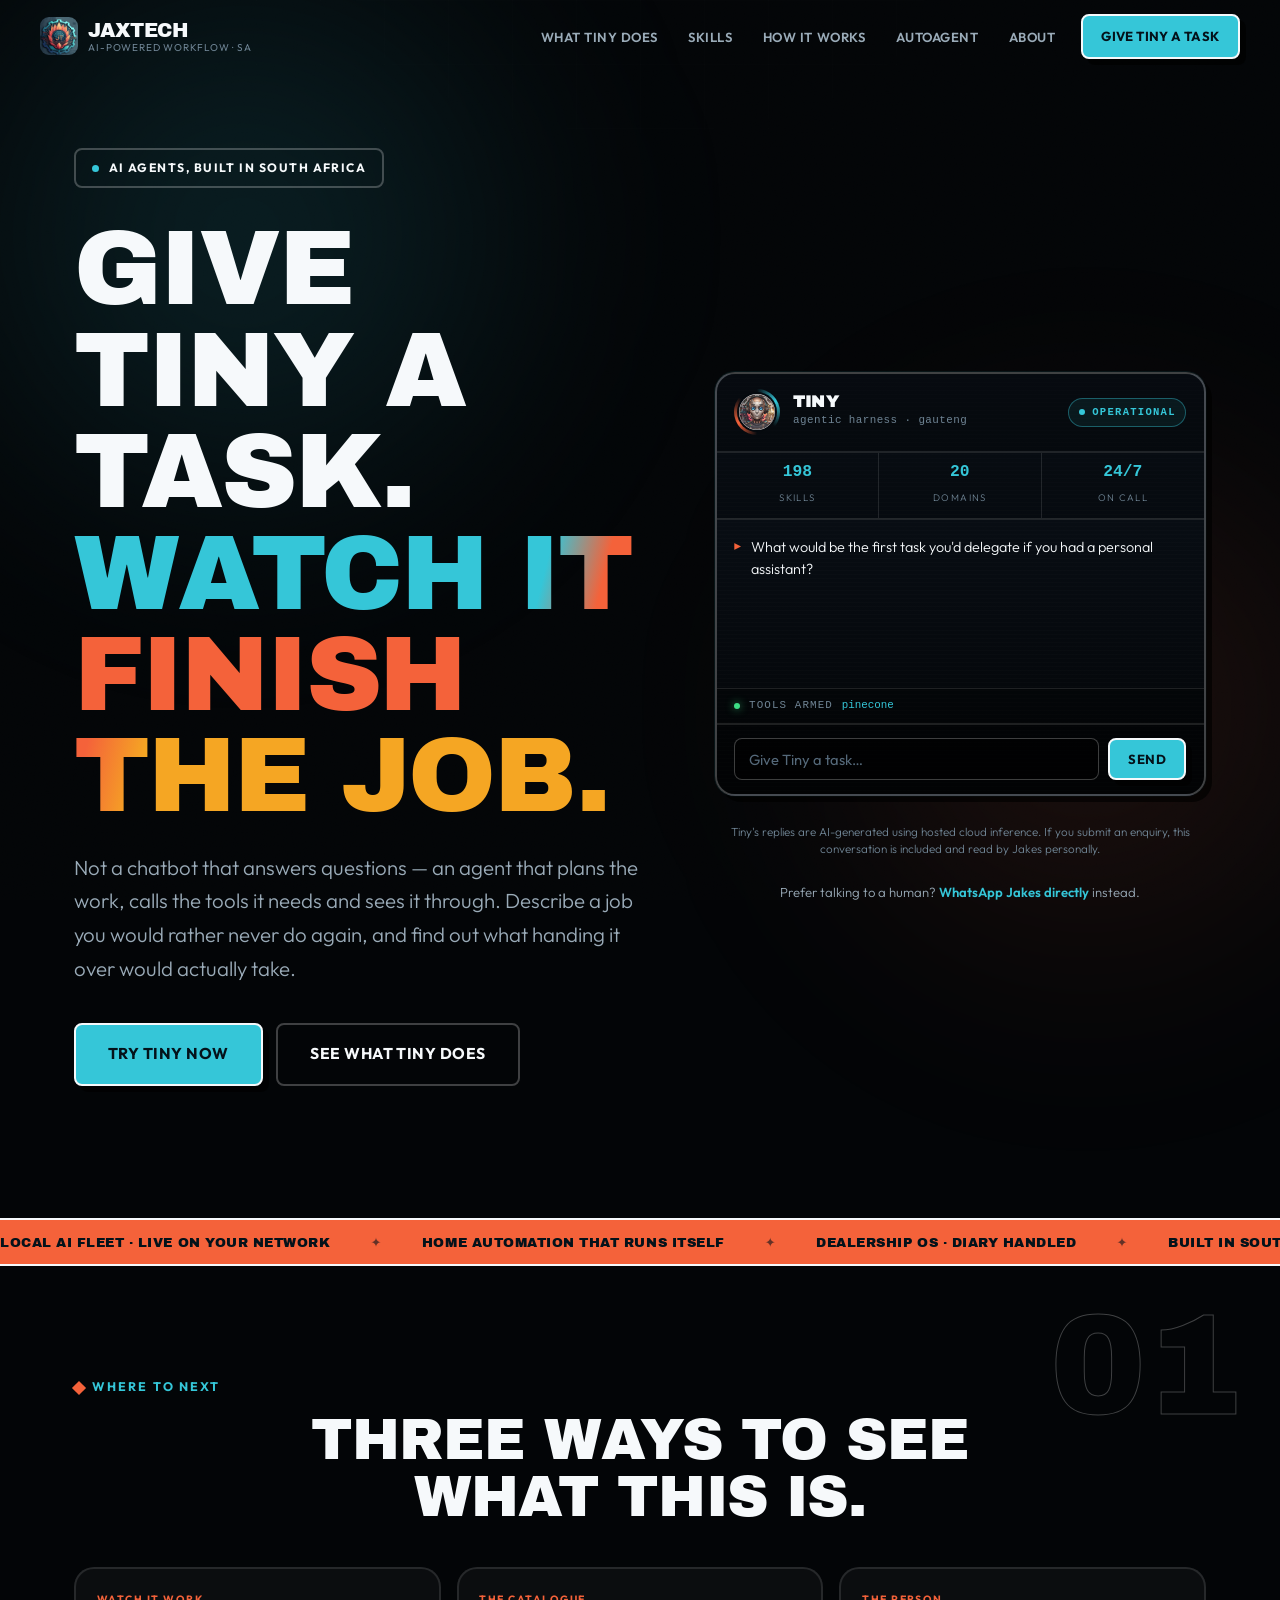
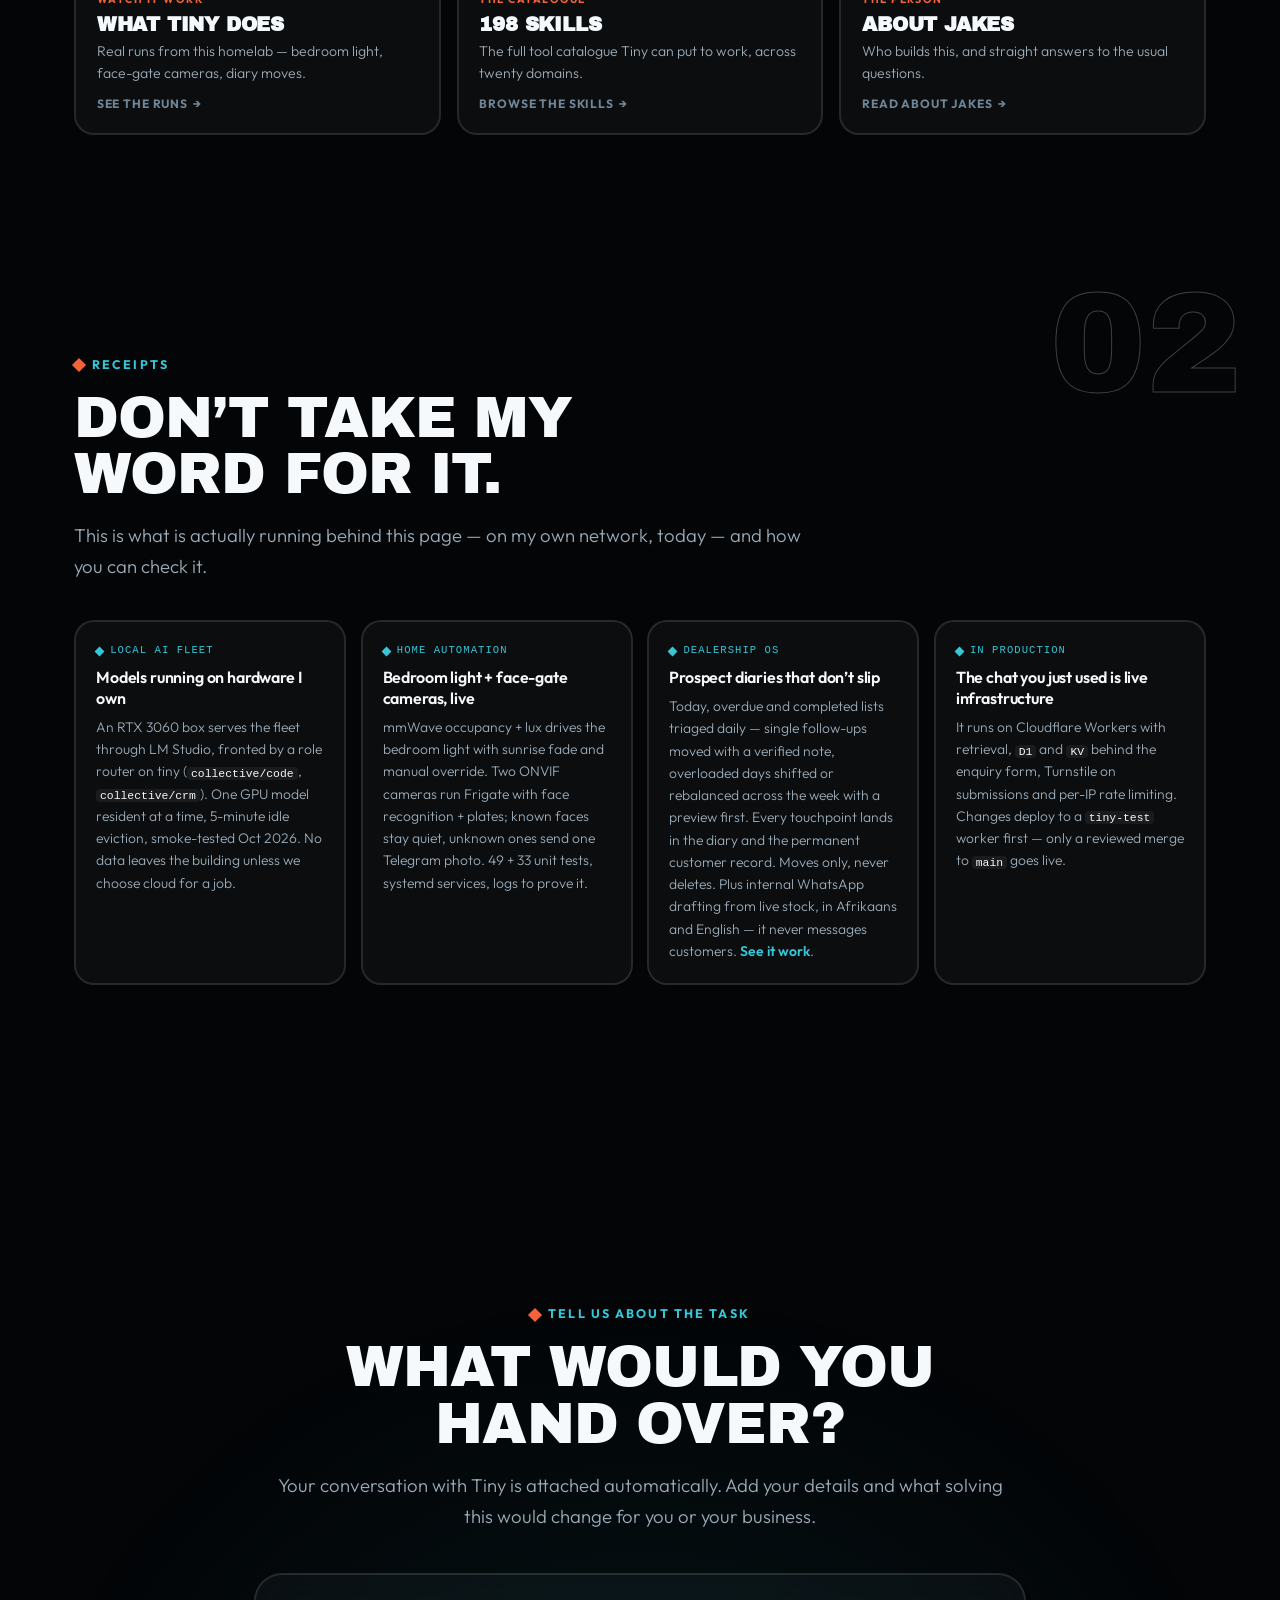
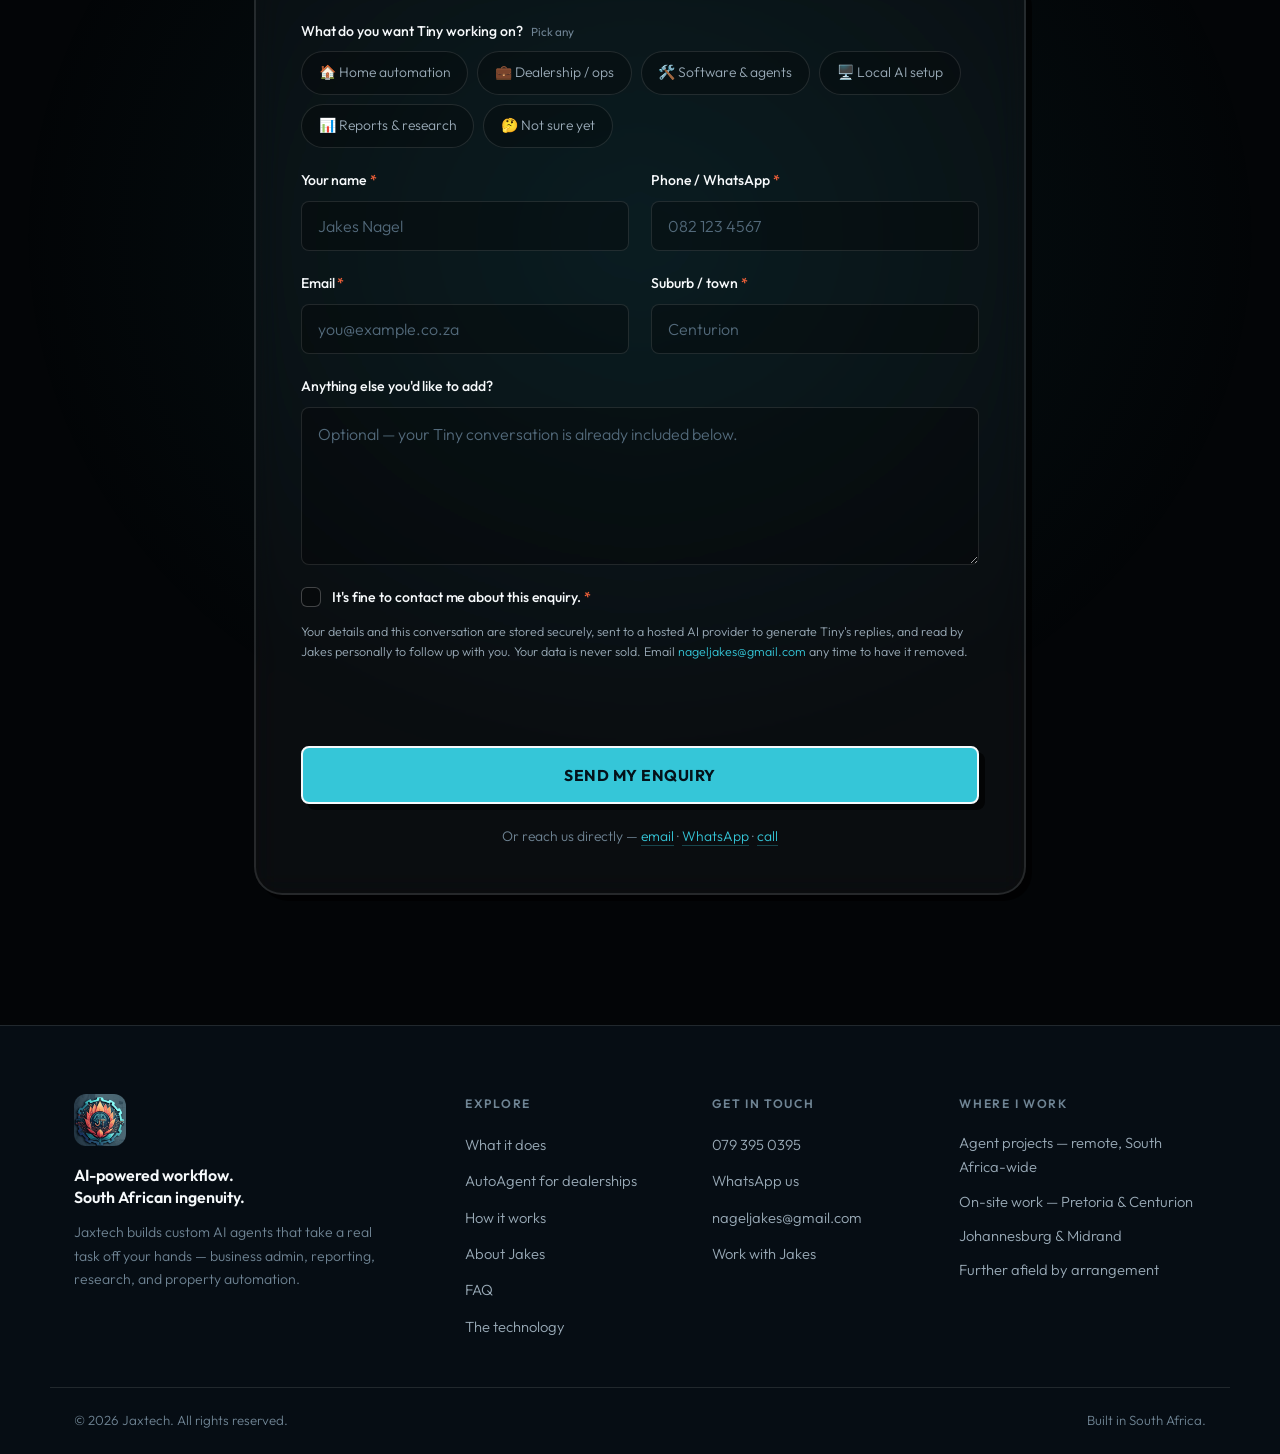
<file: index.html>
<!DOCTYPE html>
<html lang="en-ZA">
<head>
<meta charset="UTF-8">
<meta name="viewport" content="width=device-width, initial-scale=1.0">

<title>Meet Tiny — AI Agents and Workflow Automation | Jaxtech</title>
<meta name="description" content="Give Tiny a real task and see what an AI agent could do for you or your business. An agent that plans the work, calls the tools it needs and sees it through.">
<link rel="canonical" href="https://nageljakes.github.io/jaxtechweb/">

<!-- Social share cards -->
<meta property="og:type" content="website">
<meta property="og:site_name" content="Jaxtech">
<meta property="og:title" content="Give Tiny a task. Watch it finish the job.">
<meta property="og:description" content="Not a chatbot that answers questions — an agent that plans the work, calls the tools it needs and sees it through. Built in South Africa.">
<meta property="og:url" content="https://nageljakes.github.io/jaxtechweb/">
<meta property="og:image" content="https://nageljakes.github.io/jaxtechweb/assets/og-image.jpg">
<meta property="og:image:width" content="1200">
<meta property="og:image:height" content="1200">
<meta property="og:locale" content="en_ZA">
<meta name="twitter:card" content="summary_large_image">
<meta name="twitter:title" content="Give Tiny a task. Watch it finish the job.">
<meta name="twitter:description" content="Describe a job you would rather never do again, and find out what handing it over to an AI agent would actually take.">
<meta name="twitter:image" content="https://nageljakes.github.io/jaxtechweb/assets/og-image.jpg">
<meta name="theme-color" content="#030507">

<link rel="icon" type="image/png" sizes="32x32" href="assets/favicon-32.png">
<link rel="apple-touch-icon" href="assets/apple-touch-icon.png">

<link rel="preconnect" href="https://fonts.googleapis.com">
<link rel="preconnect" href="https://fonts.gstatic.com" crossorigin>
<link href="https://fonts.googleapis.com/css2?family=Archivo+Black&family=Outfit:wght@300;400;500;600;700;800&display=swap" rel="stylesheet">
<link rel="stylesheet" href="styles.css?v=29">
<script>document.documentElement.className += ' js';</script>
</head>
<body>

<div class="bg-glow one" aria-hidden="true"></div>
<div class="bg-glow two" aria-hidden="true"></div>
<div class="bg-grid" aria-hidden="true"></div>
<div class="bg-noise" aria-hidden="true"></div>

<a class="skip-link" href="#enquire">Skip to enquiry form</a>
<!-- ══ NAV ══ -->
<nav class="nav" id="nav">
  <a class="nav-brand" href="index.html" aria-current="page">
    <img src="assets/jaxtech-mark.png" alt="" width="38" height="38">
    <span class="nav-brand-text">Jaxtech<small>AI-powered workflow · SA</small></span>
  </a>
  <ul class="nav-links" id="nav-links">
    <li><a href="what-tiny-does.html">What Tiny does</a></li>
    <li><a href="skills.html">Skills</a></li>
    <li><a href="platform.html">How it works</a></li>
    <li><a href="autoagent.html">AutoAgent</a></li>
    <li><a href="about.html">About</a></li>
  </ul>
  <a href="#tiny-chat" class="btn btn-primary btn-sm nav-cta" data-track="nav_cta">Give Tiny a task</a>
  <button class="nav-toggle" id="nav-toggle" aria-label="Open menu" aria-expanded="false"><span></span><span></span><span></span></button>
</nav>
<!-- ══ HERO ══ -->
<header class="hero" id="top">
  <div class="hero-inner">
    <p class="eyebrow reveal"><span class="dot"></span> AI agents, built in South Africa</p>

    <h1 class="reveal">Give Tiny a task.<br><span class="grad">Watch it finish the job.</span></h1>

    <p class="hero-sub reveal">Not a chatbot that answers questions &mdash; an agent that plans the work, calls the tools it needs and sees it through. Describe a job you would rather never do again, and find out what handing it over would actually take.</p>
    <div class="hero-actions reveal">
      <a href="#tiny-chat" class="btn btn-primary btn-lg" data-track="hero_try_tiny">Try Tiny now</a>
      <a href="what-tiny-does.html" class="btn btn-ghost btn-lg">See what Tiny does</a>
    </div>
  </div>

  <div class="hero-visual reveal" id="tiny-chat">
    <div class="agent-console" id="agent-console">
      <div class="ac-head">
        <span class="ac-avatar" aria-hidden="true"><img src="assets/Tiny.jpg" alt="" width="36" height="36"></span>
        <span class="ac-id">
          <b>Tiny</b>
          <span>agentic harness · gauteng</span>
        </span>
        <span class="ac-state" id="ac-state" role="status" aria-live="polite"><i aria-hidden="true"></i>Operational</span>
      </div>

      <div class="ac-stats" aria-label="Current capability">
        <div class="ac-stat"><b id="ac-skills">198</b><span>Skills</span></div>
        <div class="ac-stat"><b id="ac-domains">20</b><span>Domains</span></div>
        <div class="ac-stat"><b>24/7</b><span>On call</span></div>
      </div>

      <div class="ac-feed" id="chat-history">
        <div class="hv-msg them">What would be the first task you'd delegate if you had a personal assistant?</div>
      </div>

      <div class="ac-ready" aria-hidden="true">
        <span class="ac-ready-dot"></span>
        <span class="ac-ready-label">Tools armed</span>
        <span class="ac-ready-tool" id="ac-tool">home-assistant-api</span>
      </div>

      <div class="ac-input" id="chat-controls">
        <div id="chat-input-wrapper" style="display: flex; flex: 1; gap: .55rem;">
          <input type="text" id="chat-input" placeholder="Give Tiny a task…" autocomplete="off" aria-label="Give Tiny a task">
          <button id="chat-send" class="btn btn-primary btn-sm">Send</button>
        </div>
      </div>
    </div>
    <p class="ac-note">Tiny's replies are AI-generated using hosted cloud inference. If you submit an enquiry, this conversation is included and read by Jakes personally.</p>
    <p class="ac-alt">Prefer talking to a human? <a href="#" class="js-whatsapp">WhatsApp Jakes directly</a> instead.</p>
  </div>
</header>
<!-- ══ TICKER ══ -->
<div class="marquee" aria-hidden="true">
  <div class="marquee-track">
    <span>Local AI fleet · live on your network</span><span>Home automation that runs itself</span><span>Dealership OS · diary handled</span><span>Built in South Africa</span>
    <span>Local AI fleet · live on your network</span><span>Home automation that runs itself</span><span>Dealership OS · diary handled</span><span>Built in South Africa</span>
  </div>
</div>

<section class="section">
  <div class="wrap">
    <p class="kicker reveal" style="justify-content:center">Where to next</p>
    <h2 class="h2 reveal" style="margin-inline:auto;text-align:center">Three ways to see what this is.</h2>
    <div class="signposts">
      <a class="signpost" href="what-tiny-does.html">
        <span class="signpost-tag">Watch it work</span>
        <b>What Tiny does</b>
        <span class="signpost-p">Real runs from this homelab — bedroom light, face-gate cameras, diary moves.</span>
        <span class="signpost-go">See the runs</span>
      </a>
      <a class="signpost" href="skills.html">
        <span class="signpost-tag">The catalogue</span>
        <b>198 skills</b>
        <span class="signpost-p">The full tool catalogue Tiny can put to work, across twenty domains.</span>
        <span class="signpost-go">Browse the skills</span>
      </a>
      <a class="signpost" href="about.html">
        <span class="signpost-tag">The person</span>
        <b>About Jakes</b>
        <span class="signpost-p">Who builds this, and straight answers to the usual questions.</span>
        <span class="signpost-go">Read about Jakes</span>
      </a>
    </div>
  </div>
</section>
<!-- ══ RECEIPTS ══ -->
<section class="section" id="receipts">
  <div class="wrap">
    <p class="kicker reveal">Receipts</p>
    <h2 class="h2 reveal">Don&rsquo;t take my word for it.</h2>
    <p class="lede reveal">This is what is actually running behind this page — on my own network, today — and how you can check it.</p>

    <div class="receipts">
      <div class="receipt reveal">
        <span class="receipt-tag">Local AI fleet</span>
        <b>Models running on hardware I own</b>
        <p>An RTX 3060 box serves the fleet through LM Studio, fronted by a role router on tiny (<code>collective/code</code>, <code>collective/crm</code>). One GPU model resident at a time, 5-minute idle eviction, smoke-tested Oct 2026. No data leaves the building unless we choose cloud for a job.</p>
      </div>
      <div class="receipt reveal">
        <span class="receipt-tag">Home automation</span>
        <b>Bedroom light + face-gate cameras, live</b>
        <p>mmWave occupancy + lux drives the bedroom light with sunrise fade and manual override. Two ONVIF cameras run Frigate with face recognition + plates; known faces stay quiet, unknown ones send one Telegram photo. 49 + 33 unit tests, systemd services, logs to prove it.</p>
      </div>
      <div class="receipt reveal">
        <span class="receipt-tag">Dealership OS</span>
        <b>Prospect diaries that don&rsquo;t slip</b>
        <p>Today, overdue and completed lists triaged daily — single follow-ups moved with a verified note, overloaded days shifted or rebalanced across the week with a preview first. Every touchpoint lands in the diary and the permanent customer record. Moves only, never deletes. Plus internal WhatsApp drafting from live stock, in Afrikaans and English — it never messages customers. <a href="autoagent.html">See it work</a>.</p>
      </div>
      <div class="receipt reveal">
        <span class="receipt-tag">In production</span>
        <b>The chat you just used is live infrastructure</b>
        <p>It runs on Cloudflare Workers with retrieval, <code>D1</code> and <code>KV</code> behind the enquiry form, Turnstile on submissions and per-IP rate limiting. Changes deploy to a <code>tiny-test</code> worker first — only a reviewed merge to <code>main</code> goes live.</p>
      </div>
    </div>

    <div class="receipt-note reveal">
      <p><strong>What is not here:</strong> client logos. The systems above are my own, and I would rather show you something you can inspect than a badge you cannot. Full catalogue: <a href="skills.html">198 skills across 20 domains</a>.</p>
    </div>
  </div>
</section>

<!-- ══ ENQUIRY FORM ══ -->
<section class="section enquire-section" id="enquire">
  <div class="wrap wrap-narrow">
    <div class="enquire-head">
      <p class="kicker reveal" id="enquire-kicker">Tell us about the task</p>
      <h2 class="h2 reveal" id="enquire-title">What would you hand over?</h2>
      <p class="lede reveal" id="enquire-lede">Your conversation with Tiny is attached automatically. Add your details and what solving this would change for you or your business.</p>
    </div>

    <form class="enquire-form glass reveal" id="enquiry-form" novalidate>
      <!-- honeypot: hidden from humans, tempting to bots -->
      <div class="hp" aria-hidden="true"><label>Leave this empty<input type="text" name="company_website" tabindex="-1" autocomplete="off"></label></div>

      <div class="field">
        <label id="domains-label">What do you want Tiny working on? <small>Pick any</small></label>
        <div class="chips" role="group" aria-labelledby="domains-label" id="domains-group">
          <label class="chip"><input type="checkbox" name="interests" value="Home automation" id="domain-home"><span>🏠 Home automation</span></label>
          <label class="chip"><input type="checkbox" name="interests" value="Dealership / business ops"><span>💼 Dealership / ops</span></label>
          <label class="chip"><input type="checkbox" name="interests" value="Software & agents"><span>🛠️ Software & agents</span></label>
          <label class="chip"><input type="checkbox" name="interests" value="Local AI setup"><span>🖥️ Local AI setup</span></label>
          <label class="chip"><input type="checkbox" name="interests" value="Reports & research"><span>📊 Reports & research</span></label>
          <label class="chip"><input type="checkbox" name="interests" value="Not sure yet"><span>🤔 Not sure yet</span></label>
        </div>
      </div>

      <div class="field-row">
        <div class="field">
          <label for="f-name">Your name <span class="req">*</span></label>
          <input type="text" id="f-name" name="name" autocomplete="name" required placeholder="Jakes Nagel">
          <p class="err" data-err-for="f-name"></p>
        </div>
        <div class="field">
          <label for="f-phone">Phone / WhatsApp <span class="req">*</span></label>
          <input type="tel" id="f-phone" name="phone" autocomplete="tel" required placeholder="082 123 4567" inputmode="tel">
          <p class="err" data-err-for="f-phone"></p>
        </div>
      </div>

      <div class="field-row">
        <div class="field">
          <label for="f-email">Email <span class="req">*</span></label>
          <input type="email" id="f-email" name="email" autocomplete="email" required placeholder="you@example.co.za" inputmode="email">
          <p class="err" data-err-for="f-email"></p>
        </div>
        <div class="field">
          <label for="f-area">Suburb / town <span class="req">*</span></label>
          <input type="text" id="f-area" name="area" autocomplete="address-level2" required placeholder="Centurion">
          <p class="err" data-err-for="f-area"></p>
        </div>
      </div>

      <div class="field">
        <label for="f-message">Anything else you'd like to add?</label>
        <textarea id="f-message" name="message" rows="5" placeholder="Optional — your Tiny conversation is already included below."></textarea>
        <p class="field-help" id="task-captured" hidden role="status" aria-live="polite">Your task from the Tiny chat has been added. You can edit it before submitting.</p>
        <p class="err" data-err-for="f-message"></p>
      </div>

      <div class="field field-inline">
        <label class="check"><input type="checkbox" name="consent" id="f-consent" required><span>It's fine to contact me about this enquiry. <span class="req">*</span></span></label>
        <p class="err" data-err-for="f-consent"></p>
      </div>

      <p style="font-size: .78rem; color: var(--muted); line-height: 1.6; margin-top: -.6rem; margin-bottom: 1.2rem;">Your details and this conversation are stored securely, sent to a hosted AI provider to generate Tiny's replies, and read by Jakes personally to follow up with you. Your data is never sold. Email <a href="mailto:nageljakes@gmail.com" style="color: var(--teal)">nageljakes@gmail.com</a> any time to have it removed.</p>

      <input type="hidden" name="tier" id="f-tier" value="">
      <input type="hidden" name="source" id="f-source" value="">
      <input type="hidden" name="page" id="f-page" value="">
      <input type="hidden" name="transcript" id="f-transcript" value="">

      <div class="cf-turnstile" data-sitekey="0x4AAAAAAEGZmvnas4ETw1AW" data-theme="dark" style="margin-bottom: 1rem;"></div>

      <button type="submit" class="btn btn-primary btn-lg btn-block" id="submit-btn" data-track="form_submit">
        <span class="btn-label">Send my enquiry</span>
        <span class="spinner" aria-hidden="true"></span>
      </button>

      <p class="form-foot">Or reach us directly — <a href="#" class="js-mail">email</a> · <a href="#" class="js-whatsapp">WhatsApp</a> · <a href="#" class="js-tel">call</a></p>
      <p class="form-status" id="form-status" role="status" aria-live="polite"></p>
    </form>

    <!-- success state -->
    <div class="success glass" id="form-success" hidden tabindex="-1">
      <div class="success-ico">✓</div>
      <h3 id="success-title">Got it — thank you.</h3>
      <p id="success-body">Your enquiry is in. Jakes will come back to you personally, usually within one business day.</p>
      <p class="success-sub">If it's urgent, message directly and it'll get picked up right away.</p>
      <div class="success-actions">
        <a href="#" class="btn btn-primary js-whatsapp">WhatsApp us now</a>
        <a href="#" class="btn btn-ghost js-mail">Email us</a>
      </div>
    </div>
  </div>
</section>
<!-- ══ FOOTER ══ -->
<footer class="footer">
  <div class="wrap footer-grid">
    <div class="footer-brand">
      <img src="assets/jaxtech-mark.png" alt="Jaxtech" width="52" height="52">
      <p class="footer-tag">AI-powered workflow.<br>South African ingenuity.</p>
      <p class="footer-desc">Jaxtech builds custom AI agents that take a real task off your hands — business admin, reporting, research, and property automation.</p>
    </div>
    <div class="footer-col">
      <h3>Explore</h3>
      <ul>
        <li><a href="skills.html">What it does</a></li>
        <li><a href="autoagent.html">AutoAgent for dealerships</a></li>
        <li><a href="platform.html">How it works</a></li>
        <li><a href="about.html">About Jakes</a></li>
        <li><a href="about.html#faq">FAQ</a></li>
        <li><a href="platform.html">The technology</a></li>
      </ul>
    </div>
    <div class="footer-col">
      <h3>Get in touch</h3>
      <ul>
        <li><a href="#" class="js-tel">079 395 0395</a></li>
        <li><a href="#" class="js-whatsapp">WhatsApp us</a></li>
        <li><a href="#" class="js-mail">nageljakes@gmail.com</a></li>
        <li><a href="#enquire">Work with Jakes</a></li>
      </ul>
    </div>
    <div class="footer-col">
      <h3>Where I work</h3>
      <ul class="plain">
        <li>Agent projects — remote, South Africa-wide</li>
        <li>On-site work — Pretoria &amp; Centurion</li>
        <li>Johannesburg &amp; Midrand</li>
        <li>Further afield by arrangement</li>
      </ul>
    </div>
  </div>
  <div class="footer-bar wrap">
    <p>&copy; <span id="year">2026</span> Jaxtech. All rights reserved.</p>
    <p>Built in South Africa.</p>
  </div>
</footer>
<!-- ══ STICKY MOBILE ACTION BAR ══ -->
<div class="mobile-bar" id="mobile-bar">
  <a href="#" class="mb-btn js-whatsapp" data-track="mobile_whatsapp"><span>💬</span>WhatsApp</a>
  <a href="#" class="mb-btn js-tel" data-track="mobile_call"><span>📞</span>Call</a>
  <a href="#enquire" class="mb-btn mb-primary" data-track="mobile_enquire"><span>✦</span>Enquire</a>
</div>
<script type="application/ld+json">
{
  "@context": "https://schema.org",
  "@graph": [
    {
      "@type": [
        "LocalBusiness",
        "ProfessionalService"
      ],
      "@id": "https://nageljakes.github.io/jaxtechweb/#business",
      "name": "Jaxtech",
      "description": "Custom AI agents and workflow automation, built in Gauteng, South Africa. Jaxtech builds agents that plan a task, use real tools and finish the job — from business admin and reporting to property and energy automation.",
      "url": "https://nageljakes.github.io/jaxtechweb/",
      "logo": "https://nageljakes.github.io/jaxtechweb/assets/jaxtech-mark.png",
      "image": "https://nageljakes.github.io/jaxtechweb/assets/og-image.jpg",
      "email": "nageljakes@gmail.com",
      "telephone": "+27793950395",
      "slogan": "Give Tiny a task.",
      "address": {
        "@type": "PostalAddress",
        "addressCountry": "ZA",
        "addressRegion": "Gauteng"
      },
      "areaServed": [
        {
          "@type": "AdministrativeArea",
          "name": "Gauteng"
        },
        {
          "@type": "City",
          "name": "Pretoria"
        },
        {
          "@type": "City",
          "name": "Centurion"
        },
        {
          "@type": "City",
          "name": "Johannesburg"
        },
        {
          "@type": "City",
          "name": "Midrand"
        }
      ],
      "knowsAbout": [
        "AI agents",
        "Agentic AI",
        "Workflow automation",
        "Business process automation",
        "AI integration",
        "Smart home automation",
        "Energy monitoring"
      ],
      "founder": {
        "@id": "https://nageljakes.github.io/jaxtechweb/#founder"
      }
    },
    {
      "@type": "Person",
      "@id": "https://nageljakes.github.io/jaxtechweb/#founder",
      "name": "Jakes Nagel",
      "email": "nageljakes@gmail.com",
      "jobTitle": "Founder",
      "worksFor": {
        "@id": "https://nageljakes.github.io/jaxtechweb/#business"
      },
      "knowsAbout": [
        "Agentic AI",
        "LLM inference",
        "AI agent architecture",
        "Workflow automation"
      ],
      "description": "Founder of Jaxtech, based in Gauteng, South Africa. Spent two years building toward Tiny, starting with Chappie, a locally-run AI model, before rebuilding it as an agentic harness running on hosted inference."
    },
    {
      "@type": "WebSite",
      "@id": "https://nageljakes.github.io/jaxtechweb/#website",
      "url": "https://nageljakes.github.io/jaxtechweb/",
      "name": "Jaxtech",
      "publisher": {
        "@id": "https://nageljakes.github.io/jaxtechweb/#business"
      },
      "inLanguage": "en-ZA"
    }
  ]
}
</script>
<script src="https://challenges.cloudflare.com/turnstile/v0/api.js" async defer></script>
<script src="catalogue.js?v=21"></script>
<script src="script.js?v=22"></script>
<div class="modal-overlay" id="detail-modal">
        <div class="modal-content">
            <button class="modal-close" onclick="closeModal()">&times;</button>
            <div class="modal-header">
                <div class="modal-icon" id="modal-icon">🎛️</div>
                <h3 class="modal-title" id="modal-title">Unified Control</h3>
            </div>
            <div class="modal-body" id="modal-body">
            </div>
        </div>
    </div>

    
</body>
</html>
</file>
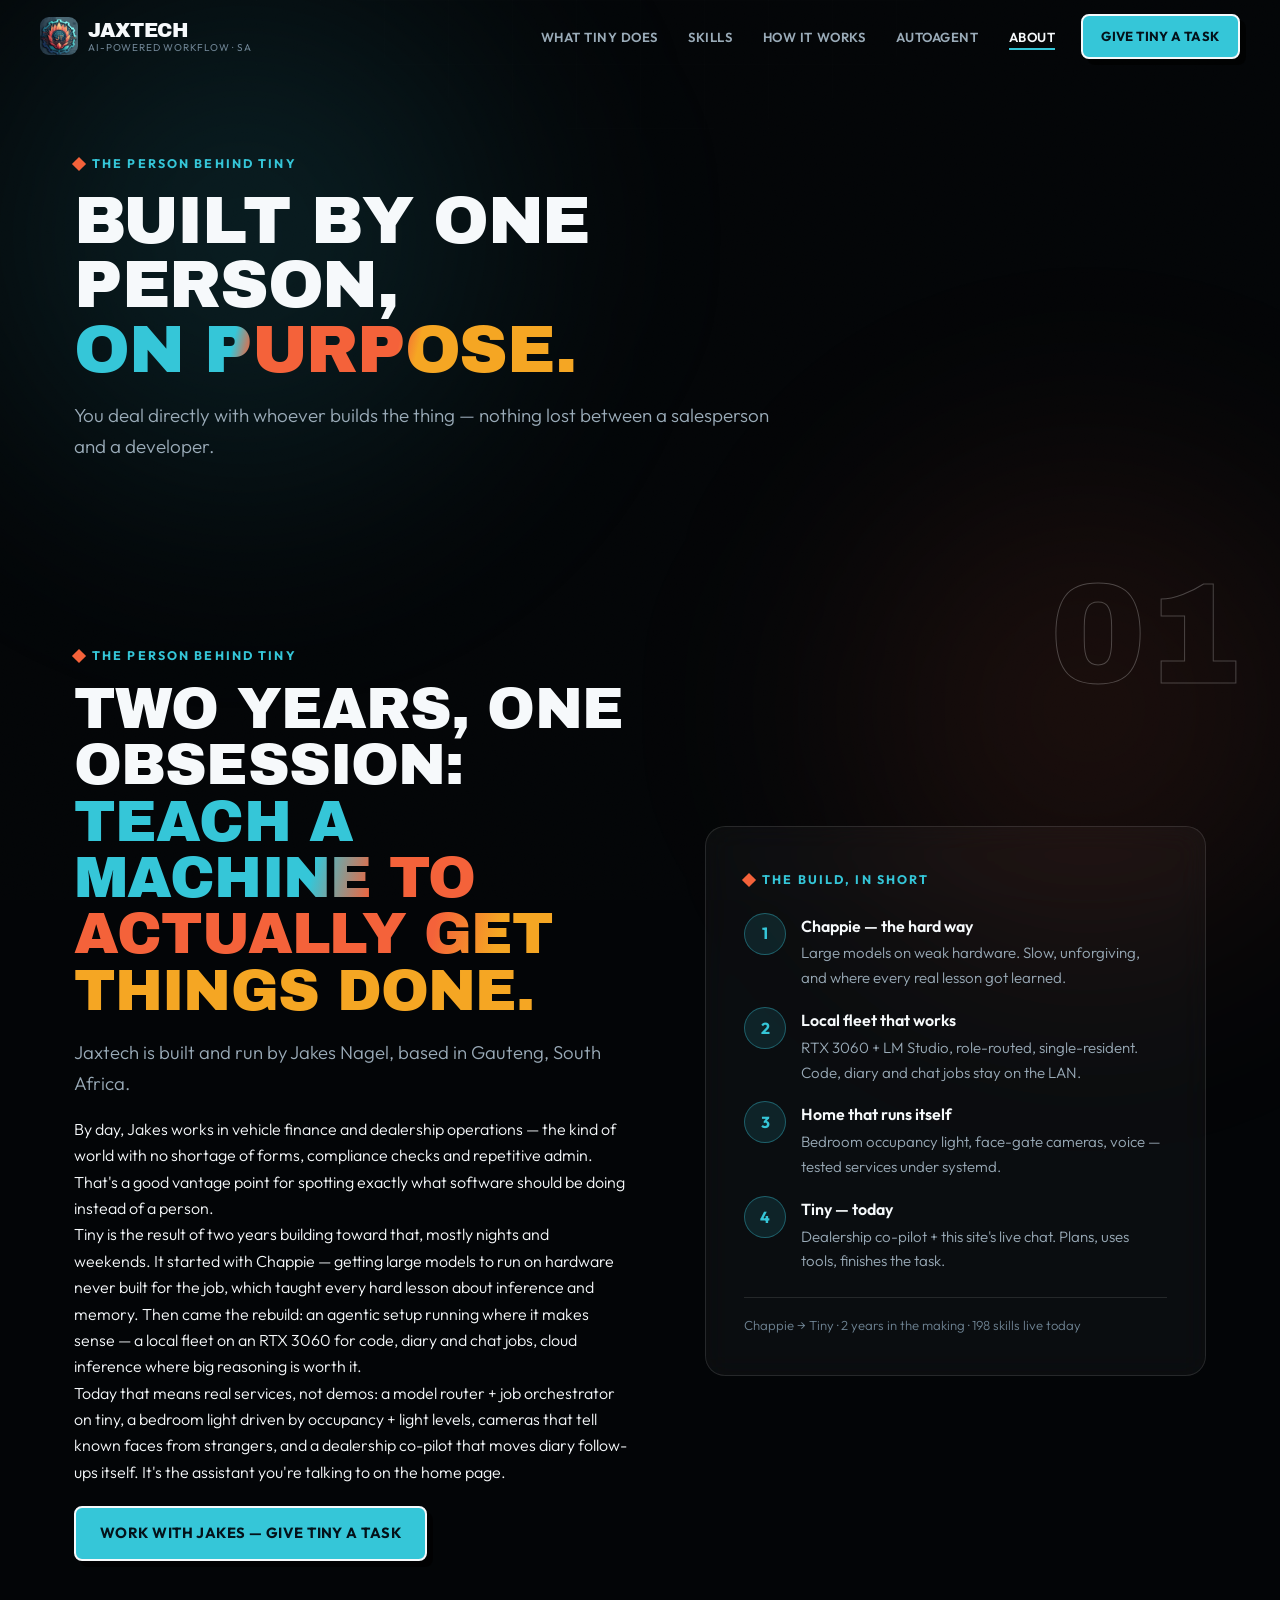
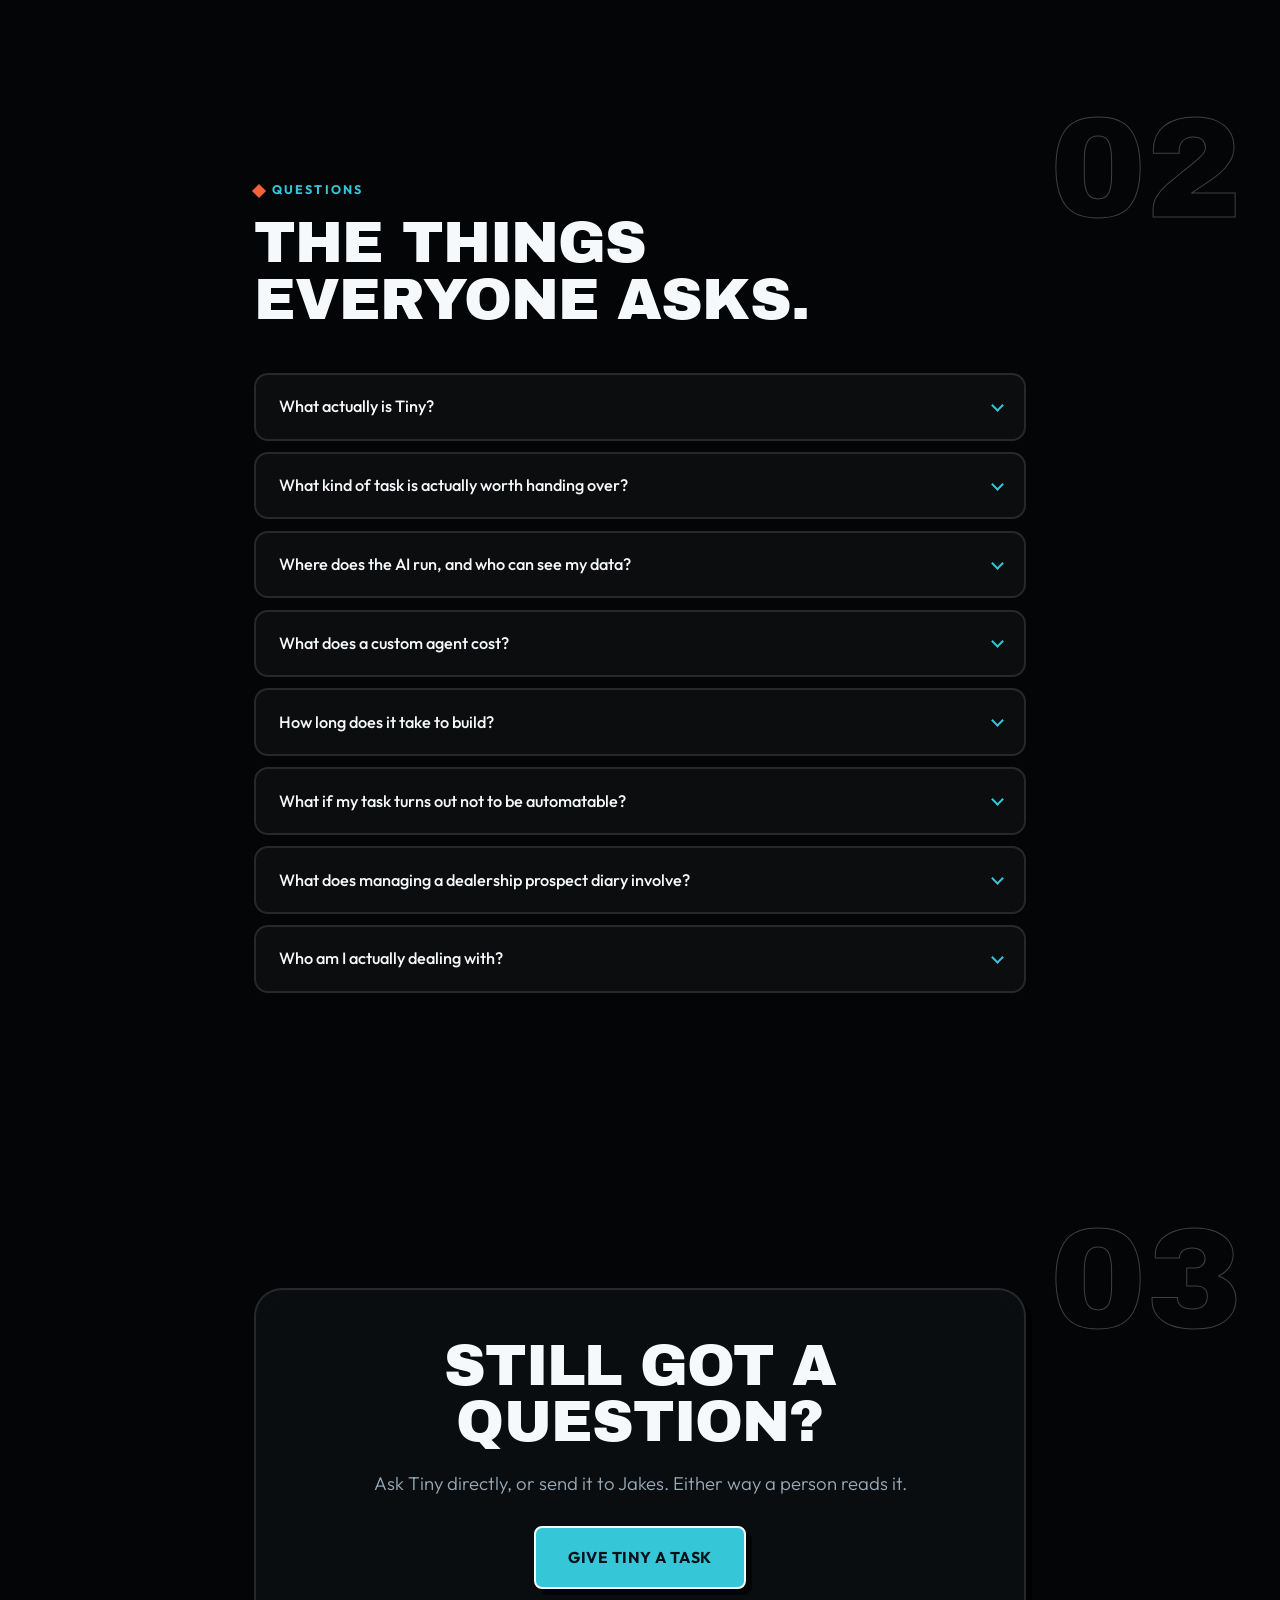
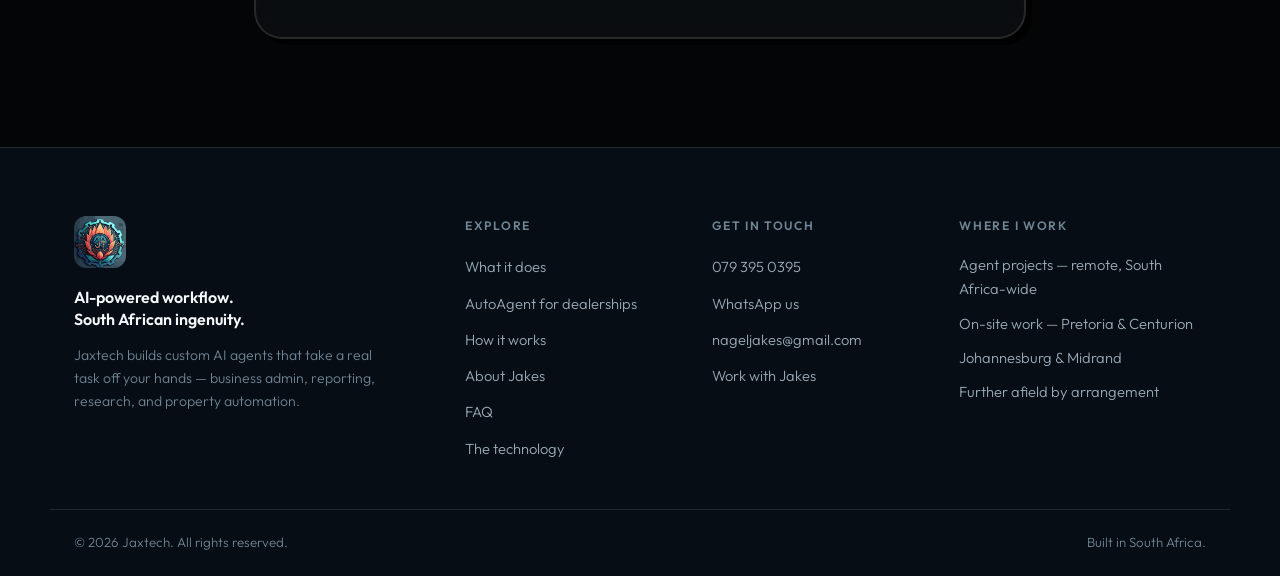
<file: about.html>
<!DOCTYPE html>
<html lang="en-ZA">
<head>
<meta charset="UTF-8">
<meta name="viewport" content="width=device-width, initial-scale=1.0">

<title>About Jakes Nagel — The Person Behind Tiny | Jaxtech</title>
<meta name="description" content="Jaxtech is built and run by Jakes Nagel in Gauteng, South Africa. Two years building toward Tiny, and straight answers to the questions people actually ask.">
<link rel="canonical" href="https://nageljakes.github.io/jaxtechweb/about.html">

<meta property="og:type" content="website">
<meta property="og:site_name" content="Jaxtech">
<meta property="og:title" content="About Jakes Nagel — The Person Behind Tiny | Jaxtech">
<meta property="og:description" content="Jaxtech is built and run by Jakes Nagel in Gauteng, South Africa. Two years building toward Tiny, and straight answers to the questions people actually ask.">
<meta property="og:url" content="https://nageljakes.github.io/jaxtechweb/about.html">
<meta property="og:image" content="https://nageljakes.github.io/jaxtechweb/assets/og-image.jpg">
<meta property="og:locale" content="en_ZA">
<meta name="twitter:card" content="summary_large_image">
<meta name="twitter:title" content="About Jakes Nagel — The Person Behind Tiny | Jaxtech">
<meta name="twitter:description" content="Jaxtech is built and run by Jakes Nagel in Gauteng, South Africa. Two years building toward Tiny, and straight answers to the questions people actually ask.">
<meta name="twitter:image" content="https://nageljakes.github.io/jaxtechweb/assets/og-image.jpg">
<meta name="theme-color" content="#030507">

<link rel="icon" type="image/png" sizes="32x32" href="assets/favicon-32.png">
<link rel="apple-touch-icon" href="assets/apple-touch-icon.png">

<link rel="preconnect" href="https://fonts.googleapis.com">
<link rel="preconnect" href="https://fonts.gstatic.com" crossorigin>
<link href="https://fonts.googleapis.com/css2?family=Archivo+Black&family=Outfit:wght@300;400;500;600;700;800&display=swap" rel="stylesheet">
<link rel="stylesheet" href="styles.css?v=29">
<script>document.documentElement.className += ' js';</script>
</head>
<body>

<div class="bg-glow one" aria-hidden="true"></div>
<div class="bg-glow two" aria-hidden="true"></div>
<div class="bg-grid" aria-hidden="true"></div>
<div class="bg-noise" aria-hidden="true"></div>

<a class="skip-link" href="index.html#enquire">Skip to enquiry form</a>
<!-- ══ NAV ══ -->
<nav class="nav" id="nav">
  <a class="nav-brand" href="index.html">
    <img src="assets/jaxtech-mark.png" alt="" width="38" height="38">
    <span class="nav-brand-text">Jaxtech<small>AI-powered workflow · SA</small></span>
  </a>
  <ul class="nav-links" id="nav-links">
    <li><a href="what-tiny-does.html">What Tiny does</a></li>
    <li><a href="skills.html">Skills</a></li>
    <li><a href="platform.html">How it works</a></li>
    <li><a href="autoagent.html">AutoAgent</a></li>
    <li><a href="about.html" aria-current="page">About</a></li>
  </ul>
  <a href="index.html#tiny-chat" class="btn btn-primary btn-sm nav-cta" data-track="nav_cta">Give Tiny a task</a>
  <button class="nav-toggle" id="nav-toggle" aria-label="Open menu" aria-expanded="false"><span></span><span></span><span></span></button>
</nav>

<header class="page-head">
  <div class="wrap">
    <p class="kicker reveal">The person behind Tiny</p>
    <h1 class="reveal">Built by one person,<br><span class="grad">on purpose.</span></h1>
    <p class="lede reveal">You deal directly with whoever builds the thing — nothing lost between a salesperson and a developer.</p>
  </div>
</header>
<!-- ══ ABOUT THE CREATOR ══ -->
<section class="section" id="about">
  <div class="wrap">
    <div class="split">
      <div class="split-text">
        <p class="kicker reveal">The person behind Tiny</p>
        <h2 class="h2 reveal">Two years, one obsession: <span class="grad">teach a machine to actually get things done.</span></h2>
        <p class="lede reveal">Jaxtech is built and run by Jakes Nagel, based in Gauteng, South Africa.</p>
        <p class="reveal">By day, Jakes works in vehicle finance and dealership operations — the kind of world with no shortage of forms, compliance checks and repetitive admin. That's a good vantage point for spotting exactly what software should be doing instead of a person.</p>
        <p class="reveal">Tiny is the result of two years building toward that, mostly nights and weekends. It started with Chappie — getting large models to run on hardware never built for the job, which taught every hard lesson about inference and memory. Then came the rebuild: an agentic setup running where it makes sense — a local fleet on an RTX 3060 for code, diary and chat jobs, cloud inference where big reasoning is worth it.</p>
        <p class="reveal">Today that means real services, not demos: a model router + job orchestrator on tiny, a bedroom light driven by occupancy + light levels, cameras that tell known faces from strangers, and a dealership co-pilot that moves diary follow-ups itself. It's the assistant you're talking to on the home page.</p>
        <a href="index.html#enquire" class="btn btn-primary reveal">Work with Jakes — give Tiny a task</a>
      </div>
      <div class="split-visual reveal">
        <div class="glass" style="border-radius: var(--r-lg); padding: clamp(1.5rem, 3vw, 2.4rem);">
          <p class="kicker" style="margin-bottom: 1.4rem;">The build, in short</p>
          <ol class="build-steps">
            <li><span>1</span><div><strong>Chappie — the hard way</strong><p>Large models on weak hardware. Slow, unforgiving, and where every real lesson got learned.</p></div></li>
            <li><span>2</span><div><strong>Local fleet that works</strong><p>RTX 3060 + LM Studio, role-routed, single-resident. Code, diary and chat jobs stay on the LAN.</p></div></li>
            <li><span>3</span><div><strong>Home that runs itself</strong><p>Bedroom occupancy light, face-gate cameras, voice — tested services under systemd.</p></div></li>
            <li><span>4</span><div><strong>Tiny — today</strong><p>Dealership co-pilot + this site's live chat. Plans, uses tools, finishes the task.</p></div></li>
          </ol>
          <p style="font-size: .82rem; color: var(--muted-dim); margin-top: 1.4rem; border-top: 1px solid var(--line); padding-top: 1.1rem;">Chappie &rarr; Tiny · 2 years in the making · <span id="skills-total-inline-about">198</span> skills live today</p>
        </div>
      </div>
    </div>
  </div>
</section>
<!-- ══ FAQ ══ -->
<section class="section" id="faq">
  <div class="wrap wrap-narrow">
    <p class="kicker reveal">Questions</p>
    <h2 class="h2 reveal">The things everyone asks.</h2>

    <div class="faq">
      <details class="faq-item reveal">
        <summary>What actually is Tiny?</summary>
        <div class="faq-body"><p>Tiny is an AI agent, not a chatbot. The difference matters: a chatbot answers you, an agent does the work. Tiny plans a task out into steps, uses real tools to carry them out — reading files, running code, calling other systems — and keeps going until the job is finished. The chat on this page is a small demo of it. A custom agent built for your workflow does considerably more.</p></div>
      </details>
      <details class="faq-item reveal">
        <summary>What kind of task is actually worth handing over?</summary>
        <div class="faq-body"><p>The best candidates are repetitive, rule-shaped and eat time every week: pulling numbers into the same report, chasing the same follow-ups, re-typing information from one system into another, checking documents against a checklist. If you can explain the job to a new hire in ten minutes, it's usually a good fit. One-off creative judgement calls are usually not.</p></div>
      </details>
      <details class="faq-item reveal">
        <summary>Where does the AI run, and who can see my data?</summary>
        <div class="faq-body"><p>Two different answers, so it's worth being precise. <strong>The chat on this page</strong> runs on hosted cloud inference — your message is sent to an AI provider to generate Tiny's reply, and if you submit an enquiry I read that conversation myself to follow up. <strong>An agent built for you</strong> can be deployed either way: on cloud inference, or on hardware on your own premises where the data never leaves the building. Which one is right depends on how sensitive the work is, and it's one of the first things we'd decide together.</p></div>
      </details>
      <details class="faq-item reveal">
        <summary>What does a custom agent cost?</summary>
        <div class="faq-body"><p>It depends on how many systems the agent has to touch and how much judgement the task needs, so I scope each one before quoting. You get a written scope and a fixed number before any work starts — no hourly creep. Running costs are separate and stay yours: AI model usage, any paid APIs, and hosting if it runs in the cloud. I'll estimate those honestly upfront, including where they might grow.</p></div>
      </details>
      <details class="faq-item reveal">
        <summary>How long does it take to build?</summary>
        <div class="faq-body"><p>A tightly-scoped single-workflow agent is usually a couple of weeks from agreed scope to something you're using. Anything touching several systems, or needing access approvals from a third party, takes longer — mostly waiting on the access, not the building. I'd rather quote a realistic date than a hopeful one.</p></div>
      </details>
      <details class="faq-item reveal">
        <summary>What if my task turns out not to be automatable?</summary>
        <div class="faq-body"><p>Then I'll tell you that, before you spend money. Some tasks look automatable but depend on judgement, messy exceptions or a system that simply won't let anything in. Finding that out during scoping costs you a conversation. Finding it out halfway through a build costs a great deal more, so I'd rather be blunt early.</p></div>
      </details>
      <details class="faq-item reveal">
        <summary>What does managing a dealership prospect diary involve?</summary>
        <div class="faq-body"><p>The daily lists — today, overdue, completed — get triaged so hot prospects move first. Each follow-up is actioned with a short note and rescheduled; overloaded days get shifted or rebalanced across the week, always with a preview before anything moves in bulk. Every touchpoint is logged twice: once in the diary, once in the permanent customer file. Entries move dates — they never get deleted. If you run diaries at a dealership, describe the mess and I'll scope the cleanup.</p></div>
      </details>
      <details class="faq-item reveal">
        <summary>Who am I actually dealing with?</summary>
        <div class="faq-body"><p>Me — Jakes Nagel, in Gauteng. Jaxtech is a one-person operation, which I think is worth being upfront about. It means you deal directly with the person building the thing, with nothing lost in translation between a salesperson and a developer. It also means I'm honest about capacity: if a project is bigger than I can do properly, I'll say so rather than take it on and disappoint you.</p></div>
      </details>
      <details class="faq-item reveal">
        <summary>Do you still do smart-home and property automation?</summary>
        <div class="faq-body"><p>Yes — and it's live in my own home, not a brochure. Occupancy + light-level bedroom lighting with sunrise fade, face-gating cameras that stay quiet for known faces, voice control via Assist. It runs on a controller on the property so the logic keeps working when the internet doesn't. It's one kind of project rather than a separate business.</p></div>
      </details>
    </div>
  </div>
</section>

<section class="section">
  <div class="wrap wrap-narrow">
    <div class="endcta glass reveal">
      <h2 class="h2">Still got a question?</h2>
      <p class="lede" style="margin-inline:auto;margin-bottom:1.7rem">Ask Tiny directly, or send it to Jakes. Either way a person reads it.</p>
      <a href="index.html#tiny-chat" class="btn btn-primary btn-lg">Give Tiny a task</a>
    </div>
  </div>
</section>
<!-- ══ FOOTER ══ -->
<footer class="footer">
  <div class="wrap footer-grid">
    <div class="footer-brand">
      <img src="assets/jaxtech-mark.png" alt="Jaxtech" width="52" height="52">
      <p class="footer-tag">AI-powered workflow.<br>South African ingenuity.</p>
      <p class="footer-desc">Jaxtech builds custom AI agents that take a real task off your hands — business admin, reporting, research, and property automation.</p>
    </div>
    <div class="footer-col">
      <h3>Explore</h3>
      <ul>
        <li><a href="skills.html">What it does</a></li>
        <li><a href="autoagent.html">AutoAgent for dealerships</a></li>
        <li><a href="platform.html">How it works</a></li>
        <li><a href="#about">About Jakes</a></li>
        <li><a href="#faq">FAQ</a></li>
        <li><a href="platform.html">The technology</a></li>
      </ul>
    </div>
    <div class="footer-col">
      <h3>Get in touch</h3>
      <ul>
        <li><a href="#" class="js-tel">079 395 0395</a></li>
        <li><a href="#" class="js-whatsapp">WhatsApp us</a></li>
        <li><a href="#" class="js-mail">nageljakes@gmail.com</a></li>
        <li><a href="index.html#enquire">Work with Jakes</a></li>
      </ul>
    </div>
    <div class="footer-col">
      <h3>Where I work</h3>
      <ul class="plain">
        <li>Agent projects — remote, South Africa-wide</li>
        <li>On-site work — Pretoria &amp; Centurion</li>
        <li>Johannesburg &amp; Midrand</li>
        <li>Further afield by arrangement</li>
      </ul>
    </div>
  </div>
  <div class="footer-bar wrap">
    <p>&copy; <span id="year">2026</span> Jaxtech. All rights reserved.</p>
    <p>Built in South Africa.</p>
  </div>
</footer>
<!-- ══ STICKY MOBILE ACTION BAR ══ -->
<div class="mobile-bar" id="mobile-bar">
  <a href="#" class="mb-btn js-whatsapp" data-track="mobile_whatsapp"><span>💬</span>WhatsApp</a>
  <a href="#" class="mb-btn js-tel" data-track="mobile_call"><span>📞</span>Call</a>
  <a href="index.html#enquire" class="mb-btn mb-primary" data-track="mobile_enquire"><span>✦</span>Enquire</a>
</div>

<script type="application/ld+json">
{
  "@context": "https://schema.org",
  "@graph": [
    {
      "@type": "FAQPage",
      "mainEntity": [
        {
          "@type": "Question",
          "name": "What actually is Tiny?",
          "acceptedAnswer": {
            "@type": "Answer",
            "text": "Tiny is an AI agent, not a chatbot. A chatbot answers you; an agent does the work. Tiny plans a task into steps, uses real tools to carry them out — reading files, running code, calling other systems — and keeps going until the job is finished. The chat on the Jaxtech site is a small demo of it."
          }
        },
        {
          "@type": "Question",
          "name": "What kind of task is actually worth handing over?",
          "acceptedAnswer": {
            "@type": "Answer",
            "text": "The best candidates are repetitive, rule-shaped and cost time every week: pulling numbers into the same report, chasing the same follow-ups, re-typing information between systems, checking documents against a checklist. If you can explain the job to a new hire in ten minutes, it is usually a good fit."
          }
        },
        {
          "@type": "Question",
          "name": "Where does the AI run, and who can see my data?",
          "acceptedAnswer": {
            "@type": "Answer",
            "text": "The chat on the Jaxtech site runs on hosted cloud inference: your message is sent to an AI provider to generate Tiny's reply, and if you submit an enquiry Jakes reads that conversation to follow up. An agent built for you can be deployed either on cloud inference or on hardware on your own premises, where the data never leaves the building."
          }
        },
        {
          "@type": "Question",
          "name": "What does a custom agent cost?",
          "acceptedAnswer": {
            "@type": "Answer",
            "text": "It depends on how many systems the agent must touch and how much judgement the task needs, so each one is scoped before quoting. You get a written scope and a fixed number before work starts. Running costs are separate and remain yours: AI model usage, any paid APIs, and hosting if it runs in the cloud."
          }
        },
        {
          "@type": "Question",
          "name": "How long does it take to build?",
          "acceptedAnswer": {
            "@type": "Answer",
            "text": "A tightly-scoped single-workflow agent is usually a couple of weeks from agreed scope to something you are using. Anything touching several systems, or needing access approvals from a third party, takes longer — mostly waiting on the access rather than the building."
          }
        },
        {
          "@type": "Question",
          "name": "Who am I actually dealing with?",
          "acceptedAnswer": {
            "@type": "Answer",
            "text": "Jakes Nagel, in Gauteng. Jaxtech is a one-person operation, so you deal directly with the person building the thing, with nothing lost between a salesperson and a developer."
          }
        },
        {
          "@type": "Question",
          "name": "Do you still do smart-home and property automation?",
          "acceptedAnswer": {
            "@type": "Answer",
            "text": "Yes. It is one of the things an agent can be pointed at. Energy monitoring, geyser scheduling, irrigation and camera automation are all real projects, usually running on a controller on the property so they keep working when the power and the fibre do not."
          }
        },
        {
          "@type": "Question",
          "name": "What does managing a dealership prospect diary involve?",
          "acceptedAnswer": {
            "@type": "Answer",
            "text": "The daily diary lists (today, overdue, completed) are triaged so hot prospects move first. Each follow-up is actioned with a short note and rescheduled; overloaded days are shifted or rebalanced across the week with a preview before bulk moves. Every touchpoint is logged in the diary and the permanent customer file. Entries move dates and are never deleted."
          }
        }
      ]
    }
  ]
}
</script>

<script src="https://challenges.cloudflare.com/turnstile/v0/api.js" async defer></script>
<script src="script.js?v=22"></script>
<div class="modal-overlay" id="detail-modal">
        <div class="modal-content">
            <button class="modal-close" onclick="closeModal()">&times;</button>
            <div class="modal-header">
                <div class="modal-icon" id="modal-icon">🎛️</div>
                <h3 class="modal-title" id="modal-title">Unified Control</h3>
            </div>
            <div class="modal-body" id="modal-body">
            </div>
        </div>
    </div>

    
</body>
</html>
</file>
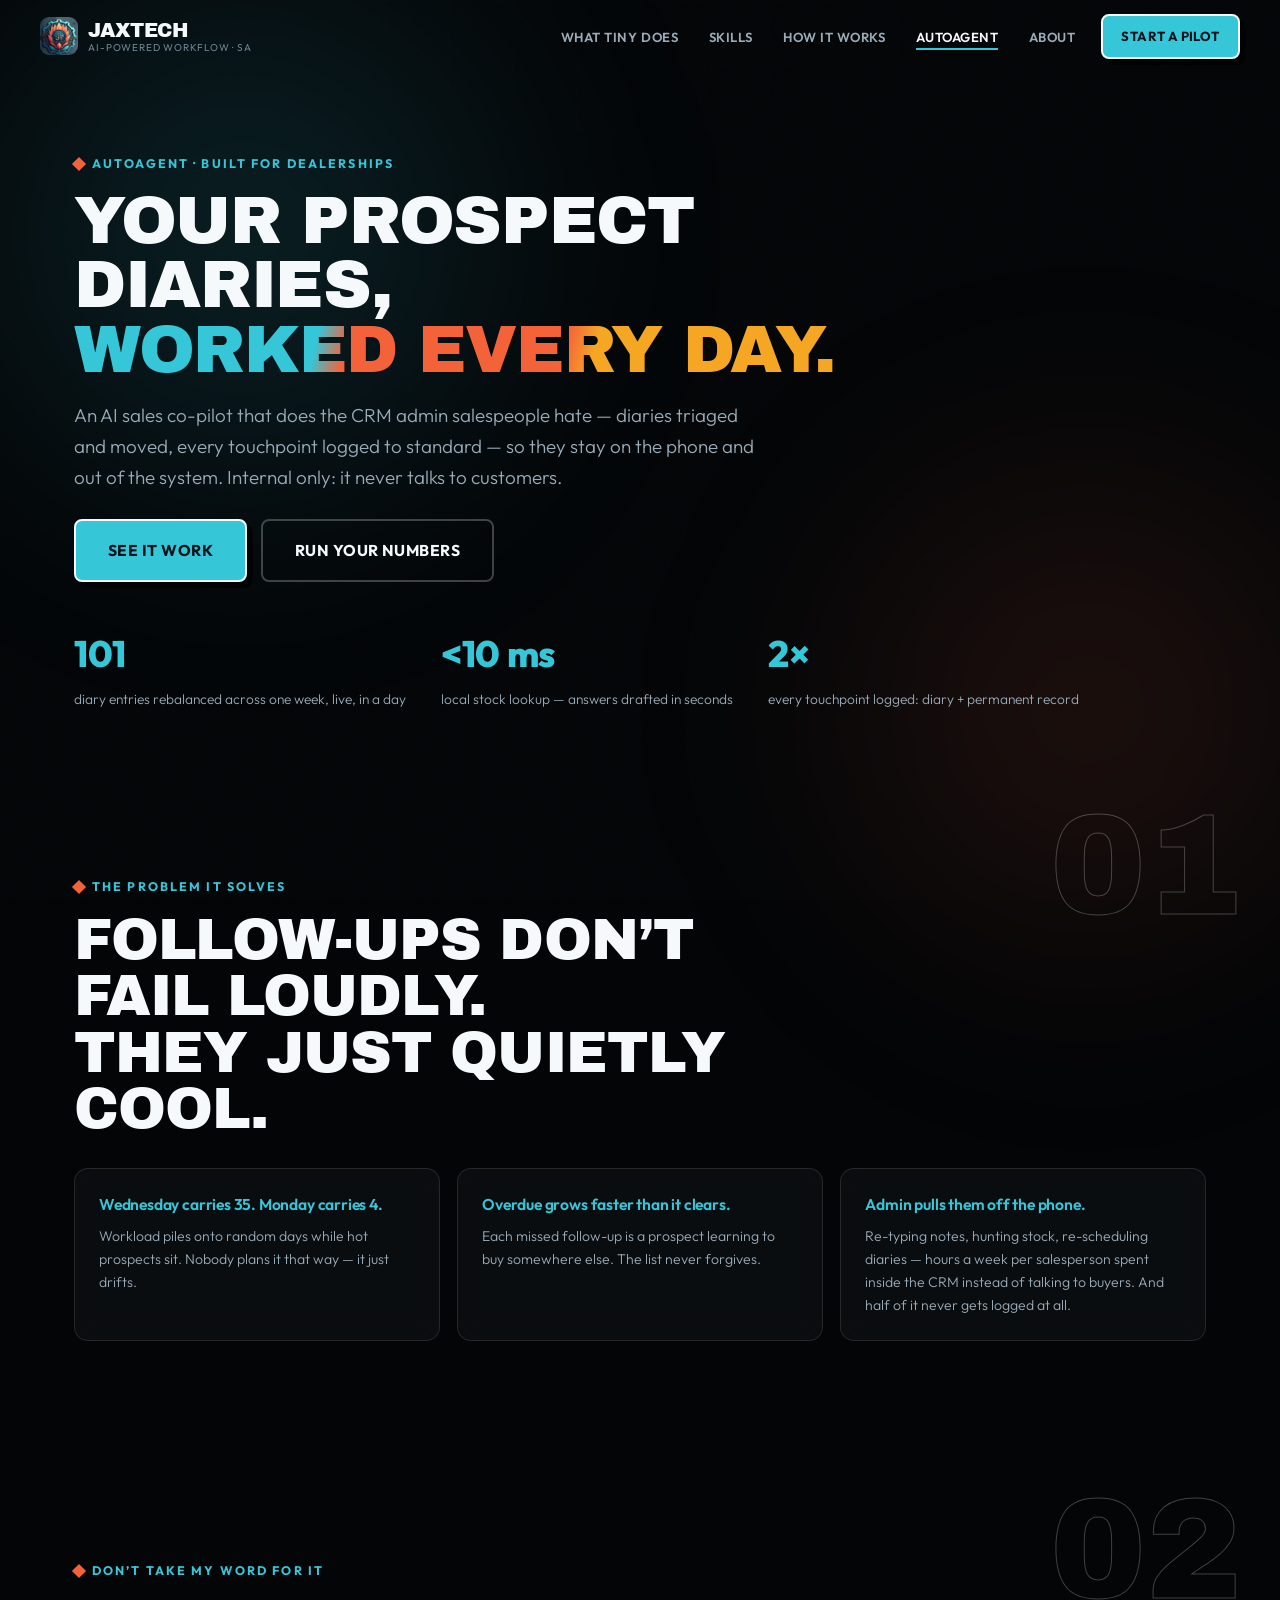
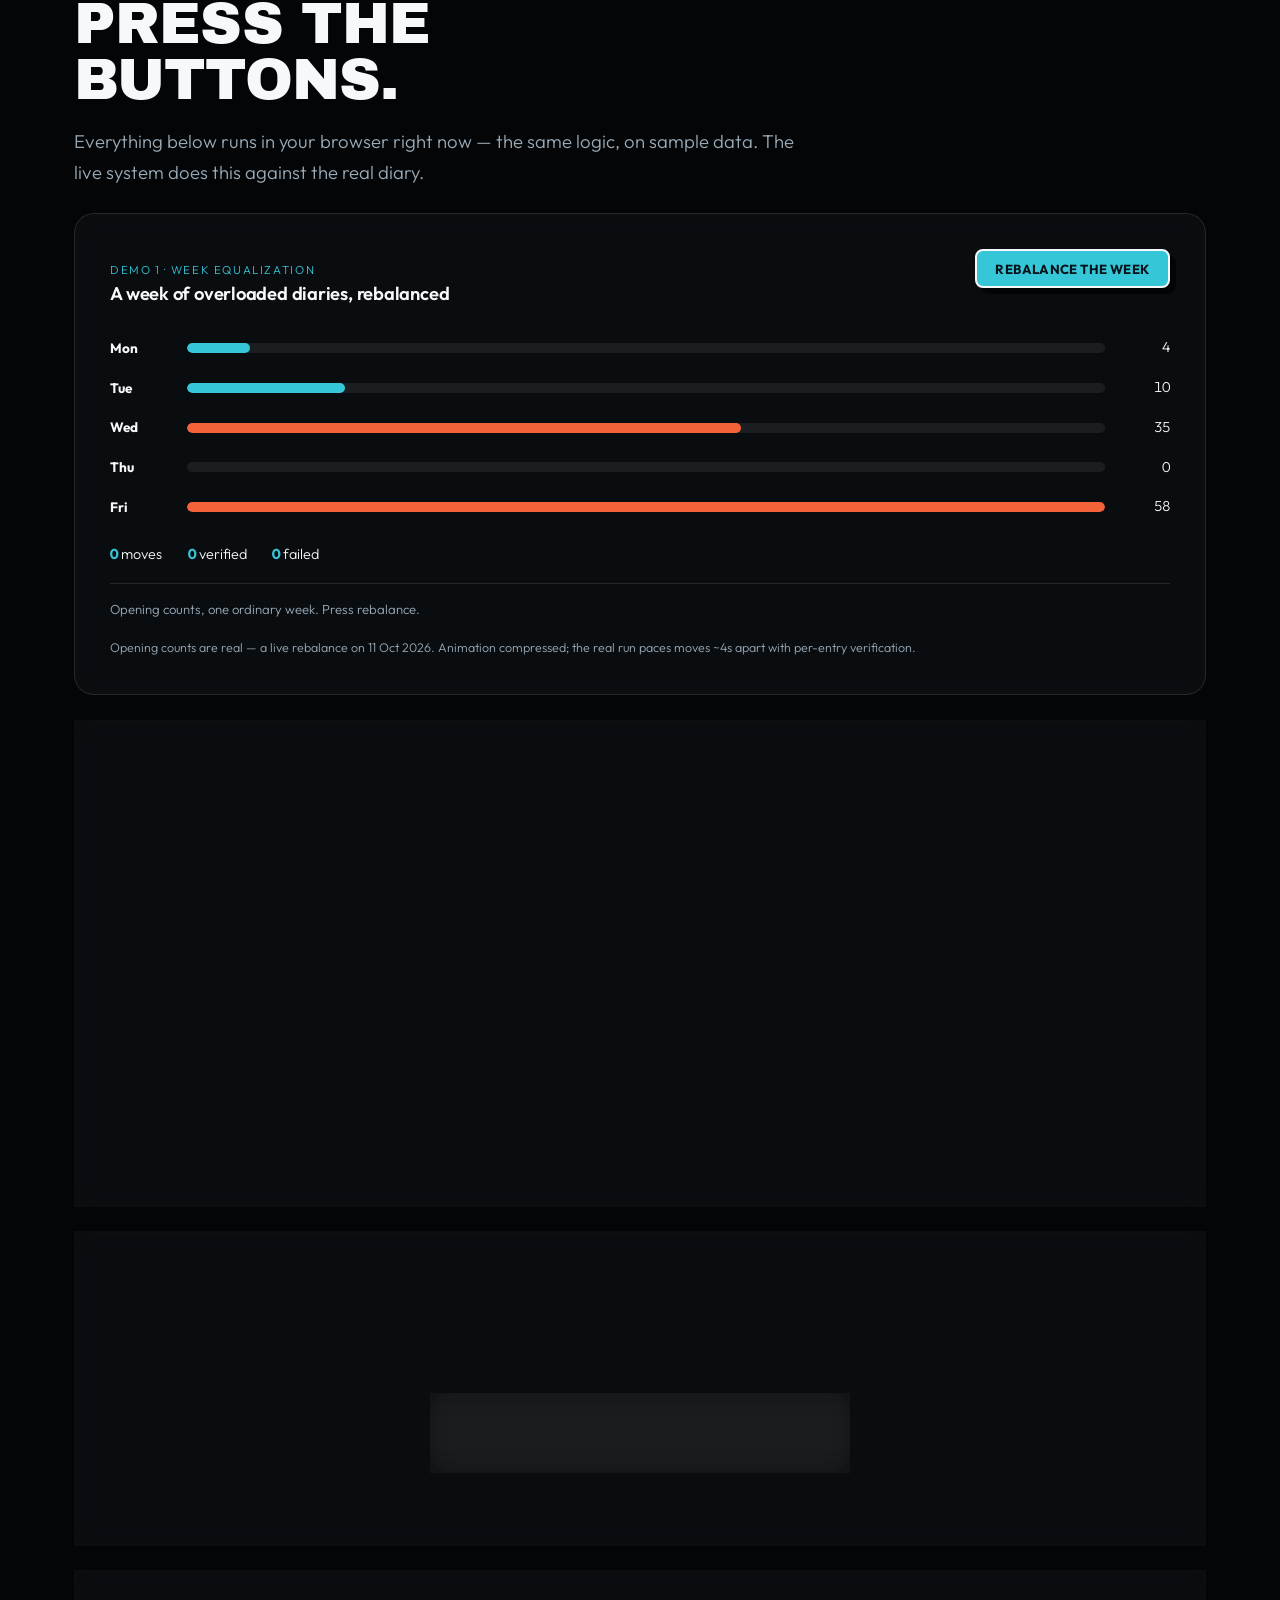
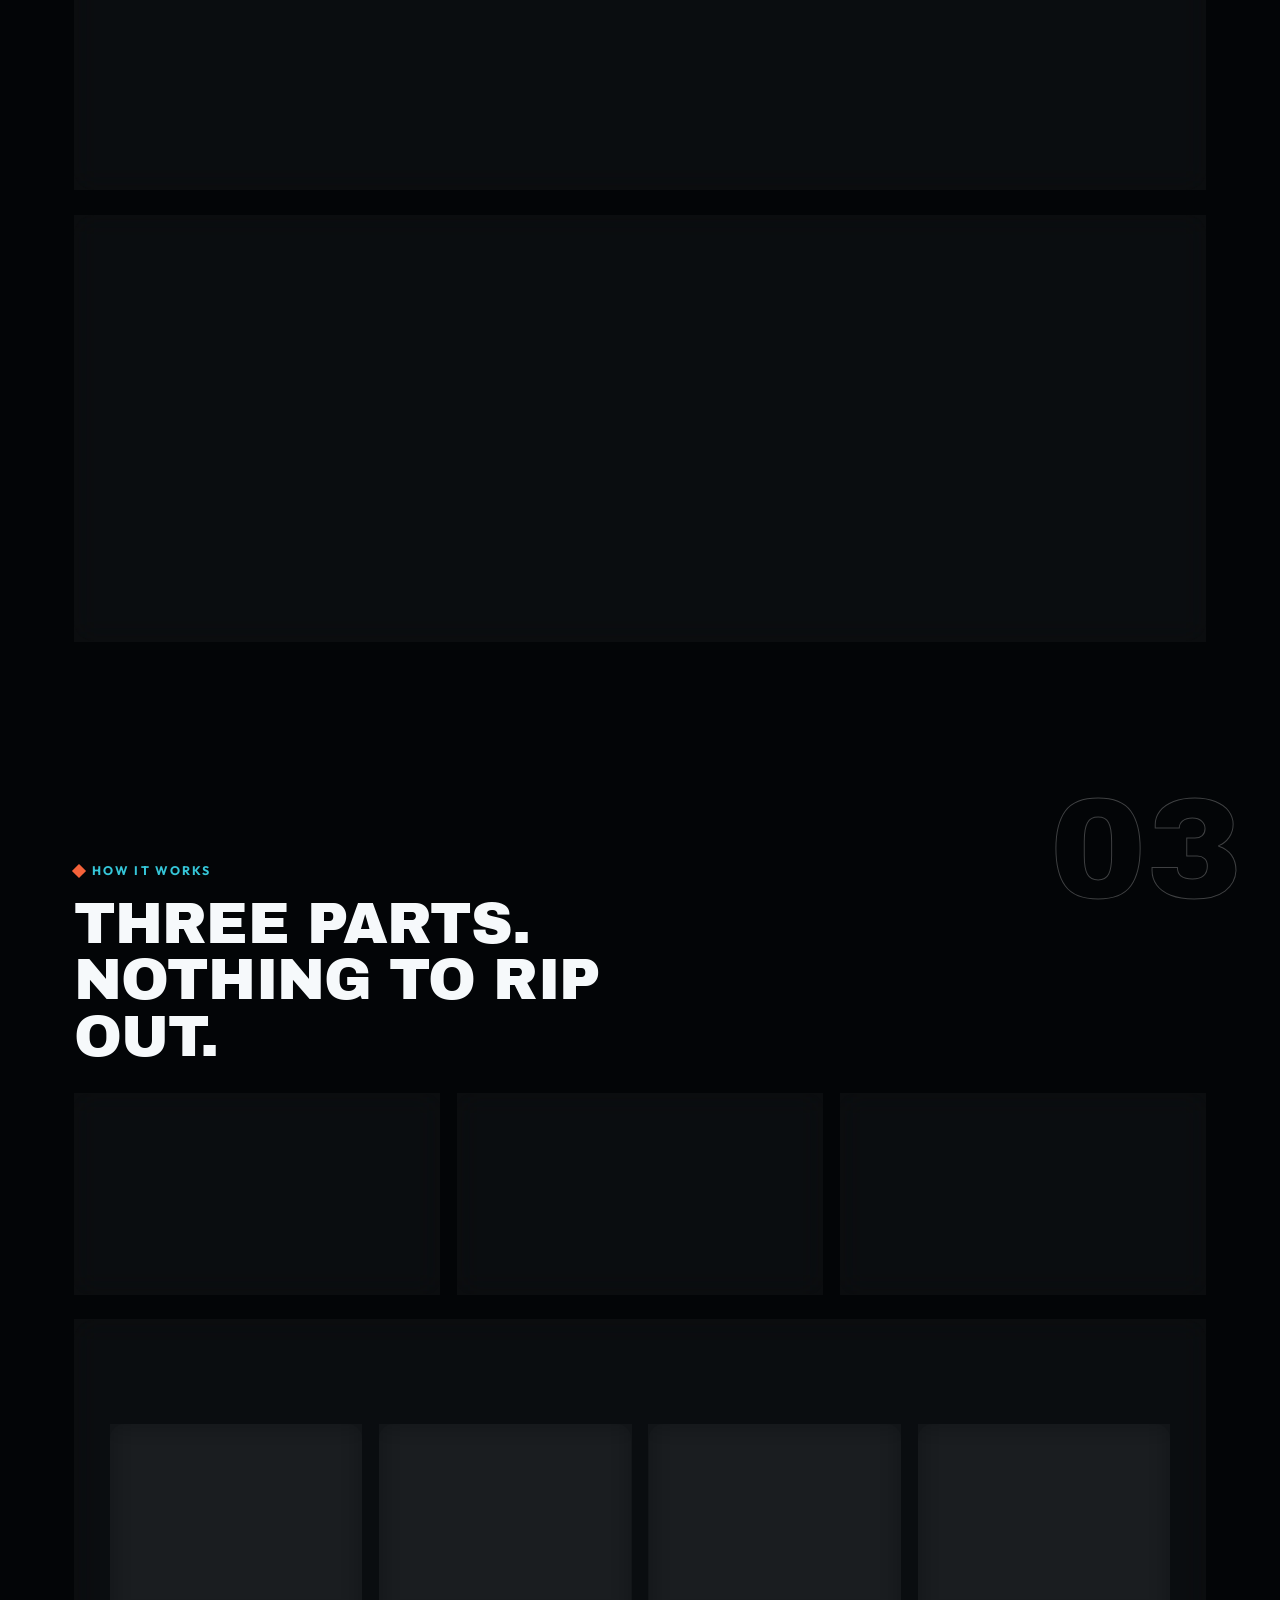
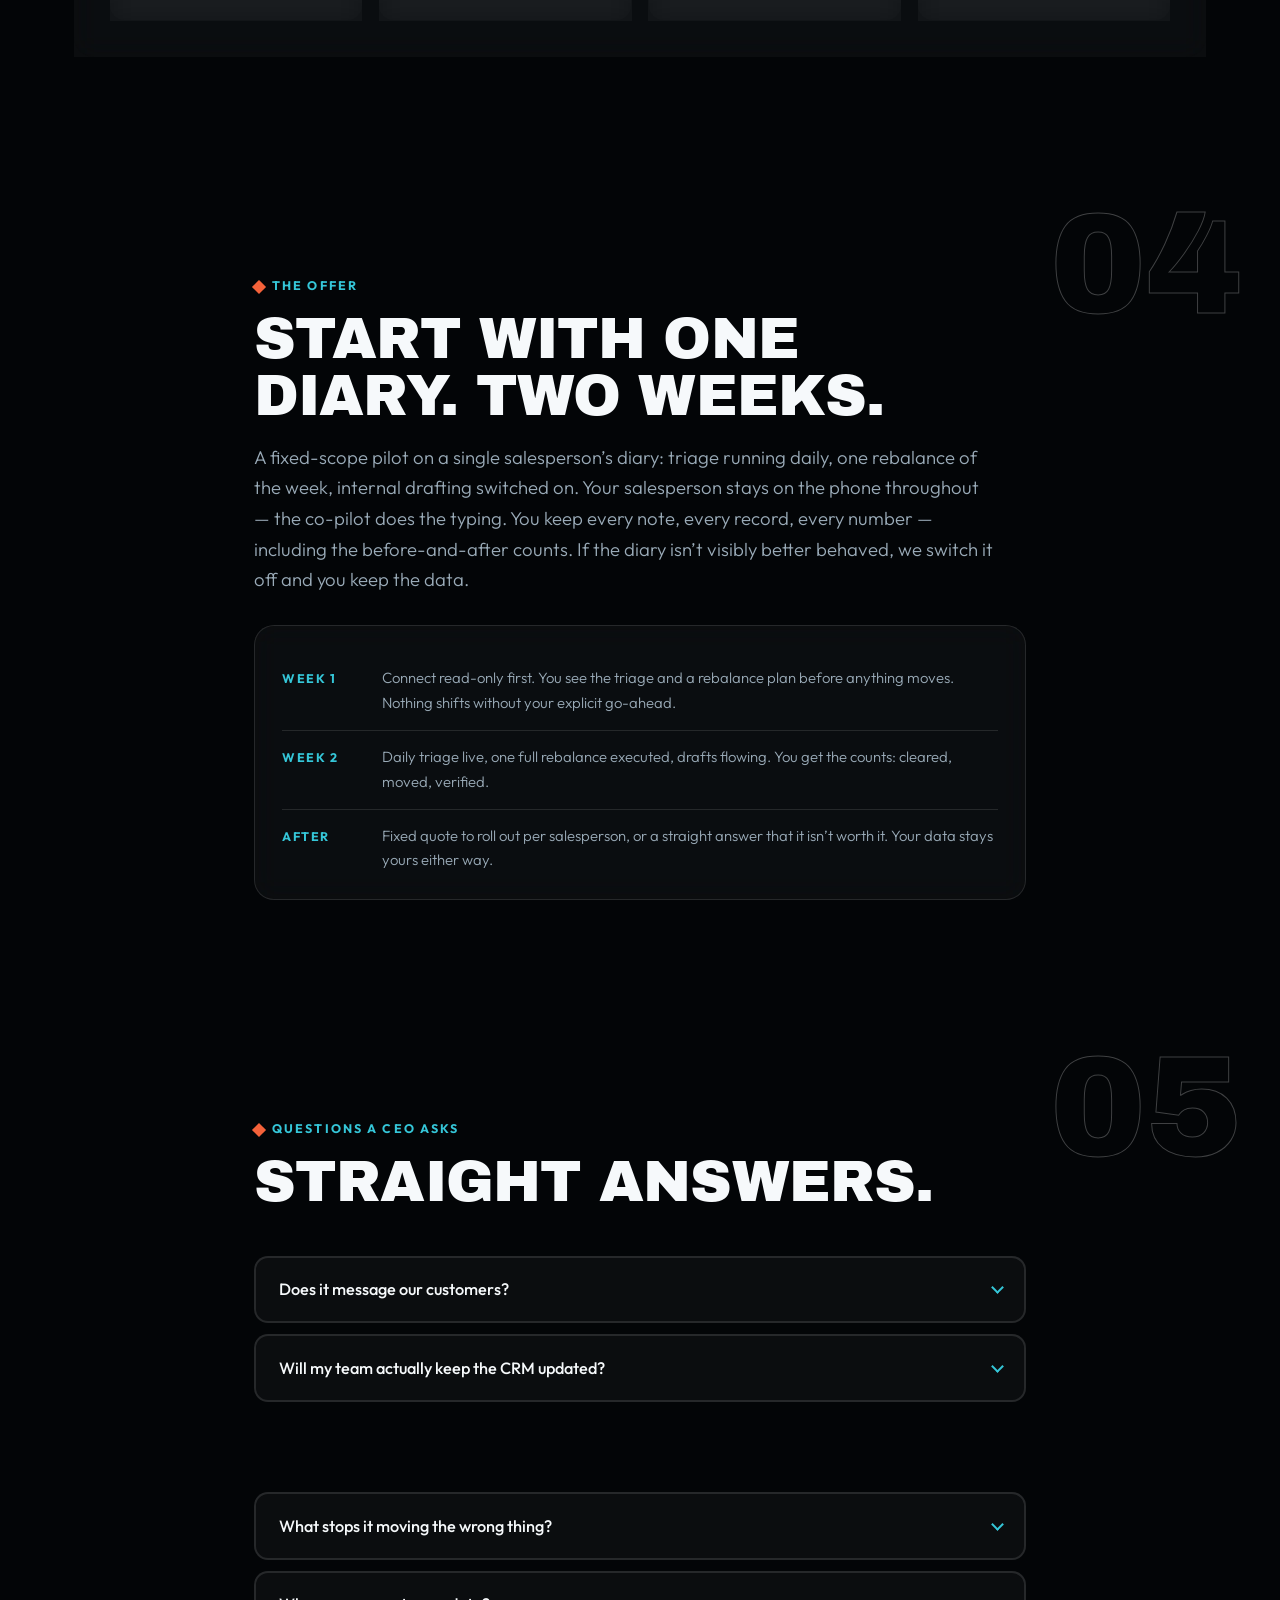
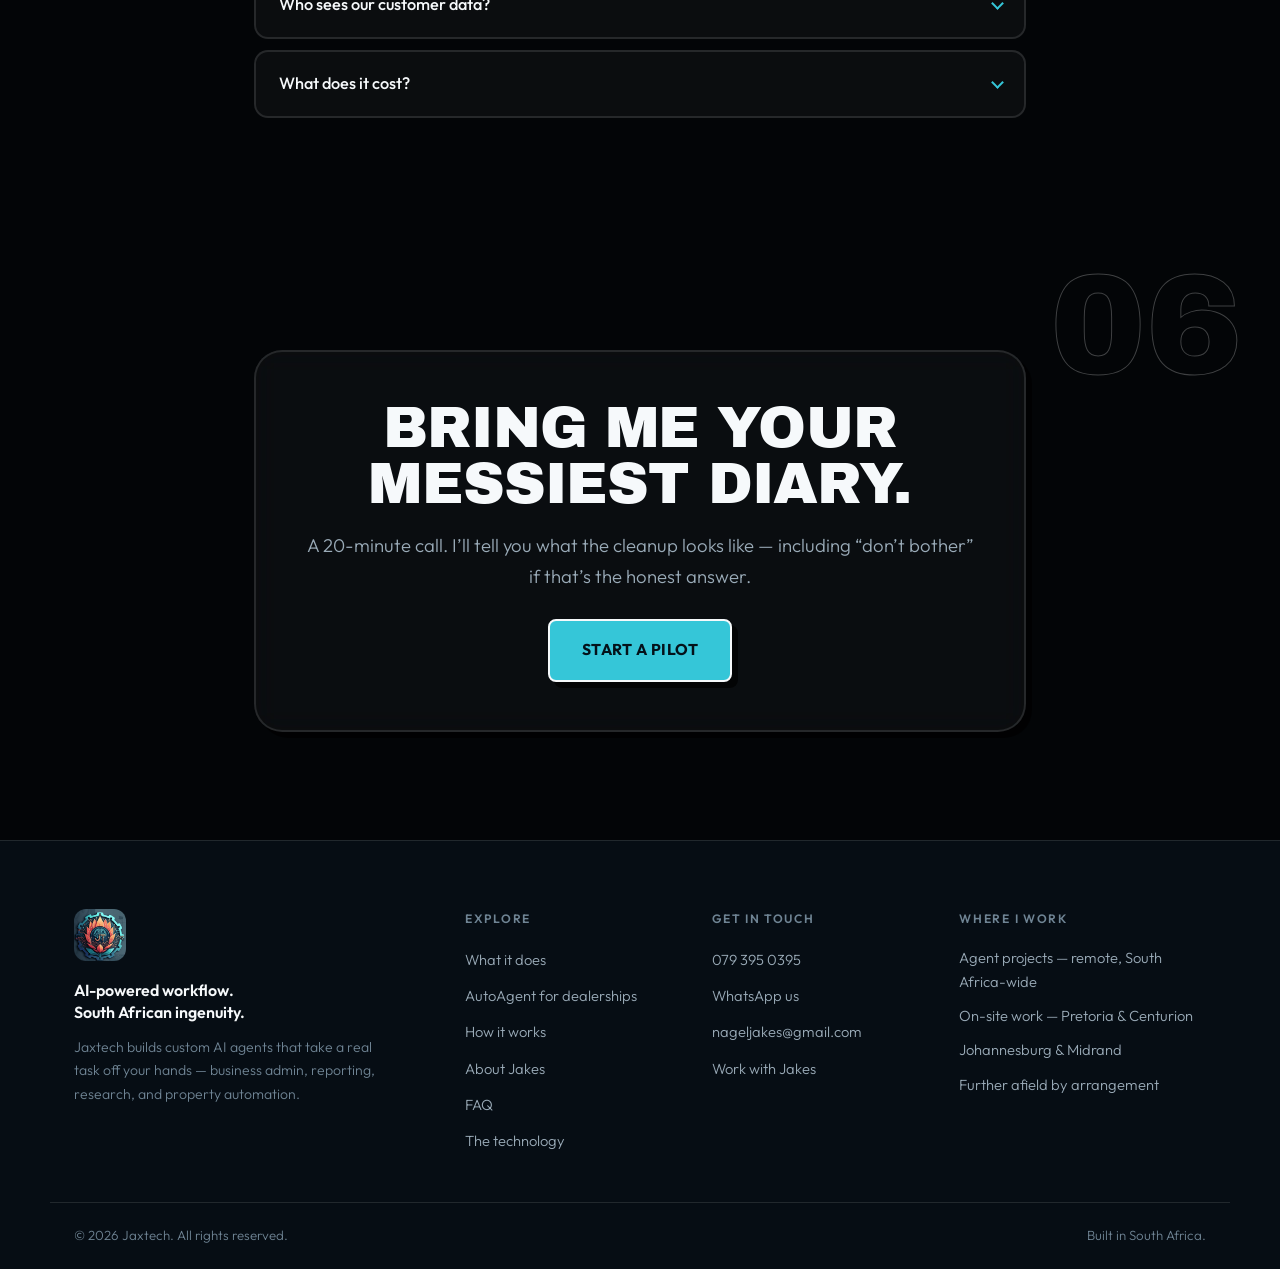
<file: autoagent.html>
<!DOCTYPE html>
<html lang="en-ZA">
<head>
<meta charset="UTF-8">
<meta name="viewport" content="width=device-width, initial-scale=1.0">

<title>AutoAgent — Prospect Diaries Handled | Jaxtech</title>
<meta name="description" content="AutoAgent keeps a dealership's prospect diaries worked: today, overdue and completed triaged daily, bulk shifts previewed before they move, every touchpoint logged twice. See it work.">
<link rel="canonical" href="https://nageljakes.github.io/jaxtechweb/autoagent.html">

<meta property="og:type" content="website">
<meta property="og:site_name" content="Jaxtech">
<meta property="og:title" content="AutoAgent — your prospect diaries, worked every day.">
<meta property="og:description" content="Overdue diaries triaged, bulk moves previewed before they shift, every touchpoint logged twice. Try the live demos.">
<meta property="og:url" content="https://nageljakes.github.io/jaxtechweb/autoagent.html">
<meta property="og:image" content="https://nageljakes.github.io/jaxtechweb/assets/og-image.jpg">
<meta property="og:locale" content="en_ZA">
<meta name="twitter:card" content="summary_large_image">
<meta name="twitter:title" content="AutoAgent — your prospect diaries, worked every day.">
<meta name="twitter:description" content="Watch a week of overloaded diaries rebalance itself. Then run your numbers through the ROI calculator.">
<meta name="twitter:image" content="https://nageljakes.github.io/jaxtechweb/assets/og-image.jpg">
<meta name="theme-color" content="#030507">

<link rel="icon" type="image/png" sizes="32x32" href="assets/favicon-32.png">
<link rel="apple-touch-icon" href="assets/apple-touch-icon.png">

<link rel="preconnect" href="https://fonts.googleapis.com">
<link rel="preconnect" href="https://fonts.gstatic.com" crossorigin>
<link href="https://fonts.googleapis.com/css2?family=Archivo+Black&family=Outfit:wght@300;400;500;600;700;800&display=swap" rel="stylesheet">
<link rel="stylesheet" href="styles.css?v=29">
<script>document.documentElement.className += ' js';</script>
<style>
  .aa-stats { display:flex; gap:2.2rem; flex-wrap:wrap; margin-top:2rem; }
  .aa-stat b { display:block; font-size:clamp(1.6rem,3.4vw,2.3rem); color:var(--teal); font-weight:800; letter-spacing:-.01em; }
  .aa-stat span { font-size:.86rem; color:var(--muted); }
  .demo { border-radius:var(--r-lg); padding:clamp(1.4rem,3vw,2.2rem); margin-top:1.6rem; }
  .demo-head { display:flex; align-items:baseline; justify-content:space-between; gap:1rem; flex-wrap:wrap; margin-bottom:1.2rem; }
  .demo-head h3 { font-size:1.15rem; }
  .demo-tag { font-size:.72rem; letter-spacing:.14em; text-transform:uppercase; color:var(--teal); }
  .sample-note { font-size:.78rem; color:var(--muted); margin-top:1rem; }
  .rb-day { display:grid; grid-template-columns:64px 1fr 52px; gap:.8rem; align-items:center; padding:.5rem 0; }
  .rb-day b { font-size:.85rem; }
  .rb-day output { font-size:.9rem; text-align:right; font-variant-numeric:tabular-nums; }
  .rb-track { height:10px; border-radius:99px; background:rgba(255,255,255,.07); overflow:hidden; }
  .rb-track i { display:block; height:100%; width:0; border-radius:99px; background:var(--teal); transition:width .45s ease; }
  .rb-day.over .rb-track i { background:var(--coral); }
  .rb-log { font-size:.82rem; color:var(--muted); max-height:150px; overflow:auto; margin-top:1rem; border-top:1px solid var(--line); padding-top:.8rem; min-height:2.6em; }
  .rb-log div { padding:.12rem 0; }
  .rb-summary { display:flex; gap:1.6rem; flex-wrap:wrap; margin-top:1rem; font-size:.9rem; }
  .rb-summary b { color:var(--teal); font-variant-numeric:tabular-nums; }
  .tg-row { display:flex; gap:.9rem; align-items:flex-start; padding:.85rem 0; border-bottom:1px solid var(--line); }
  .tg-row:last-child { border-bottom:0; }
  .tg-avatar { flex:0 0 40px; width:40px; height:40px; border-radius:50%; background:rgba(255,255,255,.08); display:flex; align-items:center; justify-content:center; font-weight:700; color:var(--teal); }
  .tg-who { font-weight:600; font-size:.92rem; }
  .tg-ctx { font-size:.84rem; color:var(--muted); }
  .tg-badge { margin-left:auto; flex:0 0 auto; font-size:.72rem; font-weight:700; letter-spacing:.08em; padding:.3rem .7rem; border-radius:99px; opacity:0; transform:translateY(4px); transition:opacity .4s ease, transform .4s ease; }
  .tg-badge.show { opacity:1; transform:none; }
  .tier-hot { background:rgba(255,110,110,.15); color:#ff9a9a; border:1px solid rgba(255,110,110,.4); }
  .tier-warm { background:rgba(255,190,90,.13); color:#ffcf8a; border:1px solid rgba(255,190,90,.4); }
  .tier-mild { background:rgba(90,200,255,.12); color:#9adcff; border:1px solid rgba(90,200,255,.35); }
  .tier-guard { background:rgba(255,255,255,.06); color:var(--muted); border:1px solid var(--line); }
  .wa-phone { max-width:420px; margin-inline:auto; border-radius:var(--r-lg); padding:1.2rem; }
  .wa-bubble { max-width:82%; padding:.6rem .9rem; border-radius:14px; font-size:.88rem; margin:.4rem 0; opacity:0; transform:translateY(6px); transition:opacity .35s ease, transform .35s ease; }
  .wa-bubble.show { opacity:1; transform:none; }
  .wa-them { background:rgba(255,255,255,.09); border-bottom-left-radius:4px; }
  .wa-me { background:rgba(0,200,170,.18); border:1px solid rgba(0,200,170,.35); margin-left:auto; border-bottom-right-radius:4px; }
  .wa-draft { border:1px dashed rgba(0,200,170,.55); margin-left:auto; border-bottom-right-radius:4px; background:transparent; }
  .wa-draft small { display:block; font-size:.7rem; letter-spacing:.1em; text-transform:uppercase; color:var(--teal); margin-bottom:.25rem; }
  .wa-meta { font-size:.75rem; color:var(--muted); text-align:center; margin:.6rem 0; opacity:0; transition:opacity .35s ease; }
  .wa-meta.show { opacity:1; }
  .wa-scrow { display:flex; gap:.6rem; flex-wrap:wrap; margin-bottom:1.1rem; }
  .wa-sc.active { border-color:var(--teal); color:var(--teal); background:rgba(0,200,170,.12); }
  .wa-act { display:flex; gap:.6rem; align-items:flex-start; background:rgba(0,200,170,.07); border:1px solid rgba(0,200,170,.25); border-radius:12px; padding:.55rem .8rem; font-size:.85rem; margin:.4rem 0; opacity:0; transform:translateY(6px); transition:opacity .35s ease, transform .35s ease; }
  .wa-act.show { opacity:1; transform:none; }
  .wa-tick { color:var(--teal); font-weight:800; }
  .st-row { display:flex; gap:.6rem; flex-wrap:wrap; }
  .st-row input { flex:1 1 220px; }
  .st-out { margin-top:1rem; font-size:.9rem; }
  .st-car { display:flex; justify-content:space-between; gap:1rem; padding:.55rem 0; border-bottom:1px solid var(--line); font-size:.88rem; }
  .st-car:last-child { border-bottom:0; }
  .st-ms { color:var(--teal); font-weight:700; font-variant-numeric:tabular-nums; }
  .roi-grid { display:grid; grid-template-columns:repeat(auto-fit,minmax(200px,1fr)); gap:1.1rem; margin-top:1.2rem; }
  .roi-field label { display:block; font-size:.82rem; color:var(--muted); margin-bottom:.4rem; }
  .roi-field output { color:var(--teal); font-weight:700; }
  .roi-field input[type="range"] { width:100%; accent-color:var(--teal); }
  .roi-result { display:flex; gap:2.2rem; flex-wrap:wrap; margin-top:1.4rem; padding-top:1.2rem; border-top:1px solid var(--line); }
  .roi-result b { display:block; font-size:clamp(1.4rem,3vw,2rem); color:var(--teal); font-variant-numeric:tabular-nums; }
  .roi-result span { font-size:.82rem; color:var(--muted); }
  .steps3 { display:grid; grid-template-columns:repeat(auto-fit,minmax(230px,1fr)); gap:1.1rem; margin-top:1.8rem; counter-reset:step; }
  .step-card { border-radius:var(--r); padding:1.4rem 1.5rem; position:relative; }
  .cap-grid { display:grid; grid-template-columns:repeat(auto-fit,minmax(232px,1fr)); gap:1.1rem; margin-top:1.9rem; }
  .cap { border-radius:var(--r); padding:1.4rem 1.5rem; }
  .cap h3, .cap h4 { color:var(--teal); margin-bottom:.45rem; font-size:.98rem; }
  .cap p { font-size:.88rem; color:var(--muted); }
  .flow { border-radius:var(--r-lg); padding:1.6rem 1.7rem; margin-top:1.9rem; }
  .flow-step { display:flex; gap:1.1rem; padding:.9rem 0; border-bottom:1px solid var(--line); }
  .flow-step:last-child { border-bottom:0; padding-bottom:0; }
  .flow-step b { color:var(--teal); font-size:.78rem; letter-spacing:.12em; text-transform:uppercase; flex:0 0 82px; padding-top:3px; }
  .flow-step p { font-size:.93rem; color:var(--muted); }
  .endcta { border-radius:var(--r-xl); padding:clamp(2rem,5vw,3rem); text-align:center; margin-top:1rem; }
  .endcta h2 { max-width:none; margin-inline:auto; }
  .step-card::before { counter-increment:step; content:"0" counter(step); display:block; font-size:.75rem; letter-spacing:.16em; color:var(--teal); margin-bottom:.5rem; }
  .step-card h3 { font-size:1rem; margin-bottom:.4rem; }
  .step-card p { font-size:.88rem; color:var(--muted); }
</style>
</head>
<body>

<div class="bg-glow one" aria-hidden="true"></div>
<div class="bg-glow two" aria-hidden="true"></div>
<div class="bg-grid" aria-hidden="true"></div>
<div class="bg-noise" aria-hidden="true"></div>

<a class="skip-link" href="index.html#enquire">Skip to enquiry form</a>
<!-- ══ NAV ══ -->
<nav class="nav" id="nav">
  <a class="nav-brand" href="index.html">
    <img src="assets/jaxtech-mark.png" alt="" width="38" height="38">
    <span class="nav-brand-text">Jaxtech<small>AI-powered workflow · SA</small></span>
  </a>
  <ul class="nav-links" id="nav-links">
    <li><a href="what-tiny-does.html">What Tiny does</a></li>
    <li><a href="skills.html">Skills</a></li>
    <li><a href="platform.html">How it works</a></li>
    <li><a href="autoagent.html" aria-current="page">AutoAgent</a></li>
    <li><a href="about.html">About</a></li>
  </ul>
  <a href="index.html#enquire" class="btn btn-primary btn-sm nav-cta" data-track="nav_cta">Start a pilot</a>
  <button class="nav-toggle" id="nav-toggle" aria-label="Open menu" aria-expanded="false"><span></span><span></span><span></span></button>
</nav>

<header class="page-head">
  <div class="wrap">
    <p class="kicker reveal">AutoAgent · built for dealerships</p>
    <h1 class="reveal">Your prospect diaries,<br><span class="grad">worked every day.</span></h1>
    <p class="lede reveal">An AI sales co-pilot that does the CRM admin salespeople hate — diaries triaged and moved, every touchpoint logged to standard — so they stay on the phone and out of the system. Internal only: it never talks to customers.</p>
    <div class="hero-actions reveal" style="margin-top:1.6rem">
      <a href="#demos" class="btn btn-primary btn-lg" data-track="aa_see_it_work">See it work</a>
      <a href="#roi" class="btn btn-ghost btn-lg" data-track="aa_roi">Run your numbers</a>
    </div>
    <div class="aa-stats reveal">
      <div class="aa-stat"><b>101</b><span>diary entries rebalanced across one week, live, in a day</span></div>
      <div class="aa-stat"><b>&lt;10&nbsp;ms</b><span>local stock lookup — answers drafted in seconds</span></div>
      <div class="aa-stat"><b>2×</b><span>every touchpoint logged: diary + permanent record</span></div>
    </div>
  </div>
</header>

<!-- ══ THE PROBLEM ══ -->
<section class="section" id="problem">
  <div class="wrap">
    <p class="kicker reveal">The problem it solves</p>
    <h2 class="h2 reveal">Follow-ups don&rsquo;t fail loudly.<br>They just quietly cool.</h2>
    <div class="cap-grid">
      <div class="cap glass reveal"><h3>Wednesday carries 35. Monday carries 4.</h3><p>Workload piles onto random days while hot prospects sit. Nobody plans it that way — it just drifts.</p></div>
      <div class="cap glass reveal"><h3>Overdue grows faster than it clears.</h3><p>Each missed follow-up is a prospect learning to buy somewhere else. The list never forgives.</p></div>
      <div class="cap glass reveal"><h3>Admin pulls them off the phone.</h3><p>Re-typing notes, hunting stock, re-scheduling diaries — hours a week per salesperson spent inside the CRM instead of talking to buyers. And half of it never gets logged at all.</p></div>
    </div>
  </div>
</section>

<!-- ══ DEMOS ══ -->
<section class="section" id="demos">
  <div class="wrap">
    <p class="kicker reveal">Don&rsquo;t take my word for it</p>
    <h2 class="h2 reveal">Press the buttons.</h2>
    <p class="lede reveal">Everything below runs in your browser right now — the same logic, on sample data. The live system does this against the real diary.</p>

    <!-- Demo 1: rebalance -->
    <div class="demo glass reveal" id="demo-rebalance">
      <div class="demo-head">
        <div><p class="demo-tag">Demo 1 · week equalization</p><h3>A week of overloaded diaries, rebalanced</h3></div>
        <button class="btn btn-primary btn-sm" id="rb-play" data-track="aa_demo_rebalance">Rebalance the week</button>
      </div>
      <div id="rb-days" aria-live="polite"></div>
      <div class="rb-summary" id="rb-summary" hidden>
        <span><b id="rb-moves">0</b> moves</span>
        <span><b id="rb-verified">0</b> verified</span>
        <span><b id="rb-failed">0</b> failed</span>
      </div>
      <div class="rb-log" id="rb-log" aria-live="polite"><div>Opening counts, one ordinary week. Press rebalance.</div></div>
      <p class="sample-note">Opening counts are real — a live rebalance on 11 Oct 2026. Animation compressed; the real run paces moves ~4s apart with per-entry verification.</p>
    </div>

    <!-- Demo 2: triage -->
    <div class="demo glass reveal" id="demo-triage">
      <div class="demo-head">
        <div><p class="demo-tag">Demo 2 · morning triage</p><h3>Overdue, sorted before coffee</h3></div>
        <button class="btn btn-primary btn-sm" id="tg-play" data-track="aa_demo_triage">Triage overdue</button>
      </div>
      <div id="tg-list">
        <div class="tg-row"><span class="tg-avatar">T</span><div><p class="tg-who">T*** M***</p><p class="tg-ctx">Payslip in, finance submitted, 6th follow-up</p></div><span class="tg-badge tier-hot">HOT · call first</span></div>
        <div class="tg-row"><span class="tg-avatar">A</span><div><p class="tg-who">A*** v*** B***</p><p class="tg-ctx">Asked about a white Hilux, no answer twice</p></div><span class="tg-badge tier-warm">WARM · WhatsApp + move 2 days</span></div>
        <div class="tg-row"><span class="tg-avatar">S</span><div><p class="tg-who">S*** N***</p><p class="tg-ctx">Just browsing, 2nd follow-up, no deal signals</p></div><span class="tg-badge tier-mild">MILD · Friday catch-up</span></div>
        <div class="tg-row"><span class="tg-avatar">J</span><div><p class="tg-who">J*** P***</p><p class="tg-ctx">Test drive booked Thursday 10:00</p></div><span class="tg-badge tier-guard">Guarded · human only</span></div>
      </div>
      <p class="sample-note">Sample prospects. The live triage scores HOT / WARM / MILD / COLD from diary signals — deal keywords, contact fatigue, freshness — and never auto-moves booked appointments.</p>
    </div>

    <!-- Demo 3: whatsapp -->
    <div class="demo glass reveal" id="demo-whatsapp">
      <div class="demo-head">
        <div><p class="demo-tag">Demo 3 · talk to your co-pilot</p><h3>One instruction. The CRM work happens.</h3></div>
      </div>
      <div class="wa-scrow">
        <button class="btn btn-ghost btn-sm wa-sc active" id="wa-sc-visit" data-sc="visit" data-track="aa_demo_wa_visit">Saturday visit</button>
        <button class="btn btn-ghost btn-sm wa-sc" id="wa-sc-leave" data-sc="leave" data-track="aa_demo_wa_leave">Monday leave</button>
        <button class="btn btn-ghost btn-sm wa-sc" id="wa-sc-sweep" data-sc="sweep" data-track="aa_demo_wa_sweep">Overdue sweep</button>
      </div>
      <div class="wa-phone glass">
        <div id="wa-chat" aria-live="polite"></div>
        <p class="wa-meta" id="wa-meta">Internal only · nothing sent · every move verified</p>
      </div>
      <p class="sample-note">Three real instructions a salesperson gives the co-pilot. The customer never appears in this chat — only in the diary entries and the draft a human approves. Zero automated replies, ever.</p>
    </div>

    <!-- Demo 4: stock speed -->
    <div class="demo glass reveal" id="demo-stock">
      <div class="demo-head">
        <div><p class="demo-tag">Demo 4 · stock lookup</p><h3>Ask like a customer would</h3></div>
      </div>
      <div class="st-row">
        <input type="text" id="st-input" placeholder="Try &ldquo;hilux&rdquo;, &ldquo;white&rdquo;, &ldquo;under 500&rdquo;&hellip;" autocomplete="off" aria-label="Search sample stock">
        <button class="btn btn-primary btn-sm" id="st-go" data-track="aa_demo_stock">Search stock</button>
      </div>
      <div class="st-out" id="st-out" aria-live="polite"><p style="color:var(--muted);font-size:.86rem">Sample forecourt of 12 vehicles. The live system searches the full inventory the same way.</p></div>
    </div>

    <!-- Demo 5: ROI -->
    <div class="demo glass reveal" id="roi">
      <div class="demo-head">
        <div><p class="demo-tag">Demo 5 · the CEO demo</p><h3>What is a slipped diary costing you?</h3></div>
      </div>
      <div class="roi-grid">
        <div class="roi-field"><label>Salespeople <output id="roi-team-v">8</output></label><input type="range" id="roi-team" min="2" max="30" value="8"></div>
        <div class="roi-field"><label>Overdue follow-ups / person / week <output id="roi-overdue-v">15</output></label><input type="range" id="roi-overdue" min="2" max="60" value="15"></div>
        <div class="roi-field"><label>Share recoverable with discipline <output id="roi-recover-v">20%</output></label><input type="range" id="roi-recover" min="5" max="60" value="20"></div>
        <div class="roi-field"><label>Recovered that close <output id="roi-close-v">12%</output></label><input type="range" id="roi-close" min="2" max="30" value="12"></div>
        <div class="roi-field"><label>Avg gross per deal (R) <output id="roi-gross-v">18,000</output></label><input type="range" id="roi-gross" min="5000" max="60000" step="1000" value="18000"></div>
      </div>
      <div class="roi-result">
        <div><b id="roi-followups">0</b><span>follow-ups recovered / month</span></div>
        <div><b id="roi-deals">0</b><span>extra deals / month</span></div>
        <div><b id="roi-rands">R0</b><span>extra gross / month</span></div>
      </div>
      <p class="sample-note">Estimate: team × overdue × 4.33 weeks × recovery × close rate × gross. Your numbers will differ — bring the real ones to the pilot call.</p>
    </div>
  </div>
</section>

<!-- ══ HOW IT WORKS ══ -->
<section class="section" id="how">
  <div class="wrap">
    <p class="kicker reveal">How it works</p>
    <h2 class="h2 reveal">Three parts. Nothing to rip out.</h2>
    <div class="steps3">
      <div class="step-card glass reveal"><h3>Your phone stays yours</h3><p>Customer chats live on the salesperson&rsquo;s companion number. The system reads along passively and drafts replies from live stock — in Afrikaans or English.</p></div>
      <div class="step-card glass reveal"><h3>The diary works itself</h3><p>Today, overdue and completed lists triaged daily. Single moves carry a note; bulk shifts preview first, verify every entry, and keep a one-command undo.</p></div>
      <div class="step-card glass reveal"><h3>Everything gets logged twice</h3><p>Each touchpoint lands in the diary and the permanent customer record. Entries move dates — they are never deleted, and booked appointments are never auto-touched.</p></div>
    </div>
    <div class="demo glass reveal" style="margin-top:1.6rem">
      <div class="demo-head">
        <div><p class="demo-tag">The rails</p><h3>What it never does</h3></div>
      </div>
      <div class="cap-grid" style="margin-top:0">
        <div class="cap glass"><h3>Never messages a customer</h3><p>No auto-replies, no follow-up texts, no check-in bots. Every word a customer receives was written — or tapped send — by a human.</p></div>
        <div class="cap glass"><h3>Never deletes a diary entry</h3><p>Entries move dates with a full audit trail. The tools have no delete path at all, so lost follow-ups stop existing.</p></div>
        <div class="cap glass"><h3>Never moves a booking</h3><p>Appointments, test drives and deliveries are guarded — listed for human review, never auto-shifted by a rebalance.</p></div>
        <div class="cap glass"><h3>Never leaks customer data</h3><p>Names and numbers are masked in every report, and triage can run on local hardware so prospect data never leaves the building.</p></div>
      </div>
    </div>
  </div>
</section>

<!-- ══ PILOT ══ -->
<section class="section" id="pilot">
  <div class="wrap wrap-narrow">
    <p class="kicker reveal">The offer</p>
    <h2 class="h2 reveal">Start with one diary. Two weeks.</h2>
    <p class="lede reveal">A fixed-scope pilot on a single salesperson&rsquo;s diary: triage running daily, one rebalance of the week, internal drafting switched on. Your salesperson stays on the phone throughout — the co-pilot does the typing. You keep every note, every record, every number — including the before-and-after counts. If the diary isn&rsquo;t visibly better behaved, we switch it off and you keep the data.</p>
    <div class="flow glass reveal">
      <div class="flow-step"><b>Week 1</b><p>Connect read-only first. You see the triage and a rebalance plan before anything moves. Nothing shifts without your explicit go-ahead.</p></div>
      <div class="flow-step"><b>Week 2</b><p>Daily triage live, one full rebalance executed, drafts flowing. You get the counts: cleared, moved, verified.</p></div>
      <div class="flow-step"><b>After</b><p>Fixed quote to roll out per salesperson, or a straight answer that it isn&rsquo;t worth it. Your data stays yours either way.</p></div>
    </div>
  </div>
</section>

<!-- ══ FAQ ══ -->
<section class="section" id="faq">
  <div class="wrap wrap-narrow">
    <p class="kicker reveal">Questions a CEO asks</p>
    <h2 class="h2 reveal">Straight answers.</h2>
    <div class="faq">
      <details class="faq-item reveal">
        <summary>Does it message our customers?</summary>
        <div class="faq-body"><p>No — never on its own, and there is no setting that changes that. Drafts are prepared internally and a salesperson presses send from their own number. If the co-pilot is off, nothing goes anywhere: silence is the default.</p></div>
      </details>
      <details class="faq-item reveal">
        <summary>Will my team actually keep the CRM updated?</summary>
        <div class="faq-body"><p>That's the point. Nobody learns a new system — after a call the salesperson sends one message to the co-pilot and the logging happens: diary moved, both records written, to standard, in the moment. Data quality rises because capturing takes 30 seconds, not ten minutes at end of day. Management finally sees complete reports instead of gaps.</p></div>
      </details>
      <details class="faq-item reveal">
        <summary>Does it replace our CRM?</summary>
        <div class="faq-body"><p>No. It works your existing dealer CRM diary lists — today, overdue, completed — through the same action screens your staff use. No migration, no new system to learn, no rip-and-replace.</p></div>
      </details>
      <details class="faq-item reveal">
        <summary>What stops it moving the wrong thing?</summary>
        <div class="faq-body"><p>Three rails: bulk moves preview first and only execute on explicit approval; every move is verified entry-by-entry with a one-command undo; booked appointments, test drives and deliveries are guarded and listed for human review instead.</p></div>
      </details>
      <details class="faq-item reveal">
        <summary>Who sees our customer data?</summary>
        <div class="faq-body"><p>Triage and drafting can run on local models on your own hardware, so prospect data never leaves the building. Names and numbers are masked in every report. What I see during a pilot is what you show me — nothing more.</p></div>
      </details>
      <details class="faq-item reveal">
        <summary>What does it cost?</summary>
        <div class="faq-body"><p>Scoped fixed, quoted before any work starts — the pilot first, then per-salesperson rollout. Running costs (model usage, hosting) stay yours and are estimated honestly upfront. No hourly creep.</p></div>
      </details>
    </div>
  </div>
</section>

<section class="section">
  <div class="wrap wrap-narrow">
    <div class="endcta glass reveal">
      <h2 class="h2">Bring me your messiest diary.</h2>
      <p class="lede" style="margin-inline:auto;margin-bottom:1.7rem">A 20-minute call. I&rsquo;ll tell you what the cleanup looks like — including &ldquo;don&rsquo;t bother&rdquo; if that&rsquo;s the honest answer.</p>
      <a href="index.html#enquire" class="btn btn-primary btn-lg" data-track="aa_enquire">Start a pilot</a>
    </div>
  </div>
</section>

<!-- ══ FOOTER ══ -->
<footer class="footer">
  <div class="wrap footer-grid">
    <div class="footer-brand">
      <img src="assets/jaxtech-mark.png" alt="Jaxtech" width="52" height="52">
      <p class="footer-tag">AI-powered workflow.<br>South African ingenuity.</p>
      <p class="footer-desc">Jaxtech builds custom AI agents that take a real task off your hands — business admin, reporting, research, and property automation.</p>
    </div>
    <div class="footer-col">
      <h3>Explore</h3>
      <ul>
        <li><a href="skills.html">What it does</a></li>
        <li><a href="autoagent.html">AutoAgent for dealerships</a></li>
        <li><a href="platform.html">How it works</a></li>
        <li><a href="about.html">About Jakes</a></li>
        <li><a href="about.html#faq">FAQ</a></li>
        <li><a href="platform.html">The technology</a></li>
      </ul>
    </div>
    <div class="footer-col">
      <h3>Get in touch</h3>
      <ul>
        <li><a href="#" class="js-tel">079 395 0395</a></li>
        <li><a href="#" class="js-whatsapp">WhatsApp us</a></li>
        <li><a href="#" class="js-mail">nageljakes@gmail.com</a></li>
        <li><a href="index.html#enquire">Work with Jakes</a></li>
      </ul>
    </div>
    <div class="footer-col">
      <h3>Where I work</h3>
      <ul class="plain">
        <li>Agent projects — remote, South Africa-wide</li>
        <li>On-site work — Pretoria &amp; Centurion</li>
        <li>Johannesburg &amp; Midrand</li>
        <li>Further afield by arrangement</li>
      </ul>
    </div>
  </div>
  <div class="footer-bar wrap">
    <p>&copy; <span id="year">2026</span> Jaxtech. All rights reserved.</p>
    <p>Built in South Africa.</p>
  </div>
</footer>
<!-- ══ STICKY MOBILE ACTION BAR ══ -->
<div class="mobile-bar" id="mobile-bar">
  <a href="#" class="mb-btn js-whatsapp" data-track="mobile_whatsapp"><span>💬</span>WhatsApp</a>
  <a href="#" class="mb-btn js-tel" data-track="mobile_call"><span>📞</span>Call</a>
  <a href="index.html#enquire" class="mb-btn mb-primary" data-track="mobile_enquire"><span>✦</span>Enquire</a>
</div>

<script type="application/ld+json">
{
  "@context": "https://schema.org",
  "@type": "SoftwareApplication",
  "name": "AutoAgent — Dealership OS",
  "applicationCategory": "BusinessApplication",
  "operatingSystem": "Web",
  "url": "https://nageljakes.github.io/jaxtechweb/autoagent.html",
  "description": "AI sales co-pilot for dealerships: prospect diary triage and rebalancing, dual-logged touchpoints, WhatsApp drafting from live stock.",
  "offers": { "@type": "Offer", "description": "Fixed-scope two-week pilot on a single diary." },
  "author": { "@type": "Person", "name": "Jakes Nagel", "email": "nageljakes@gmail.com" }
}
</script>

<script src="script.js?v=22"></script>
<script src="autoagent.js?v=7"></script>
<div class="modal-overlay" id="detail-modal">
        <div class="modal-content">
            <button class="modal-close" onclick="closeModal()">&times;</button>
            <div class="modal-header">
                <div class="modal-icon" id="modal-icon">🎛️</div>
                <h3 class="modal-title" id="modal-title">Unified Control</h3>
            </div>
            <div class="modal-body" id="modal-body">
            </div>
        </div>
    </div>

</body>
</html>
</file>
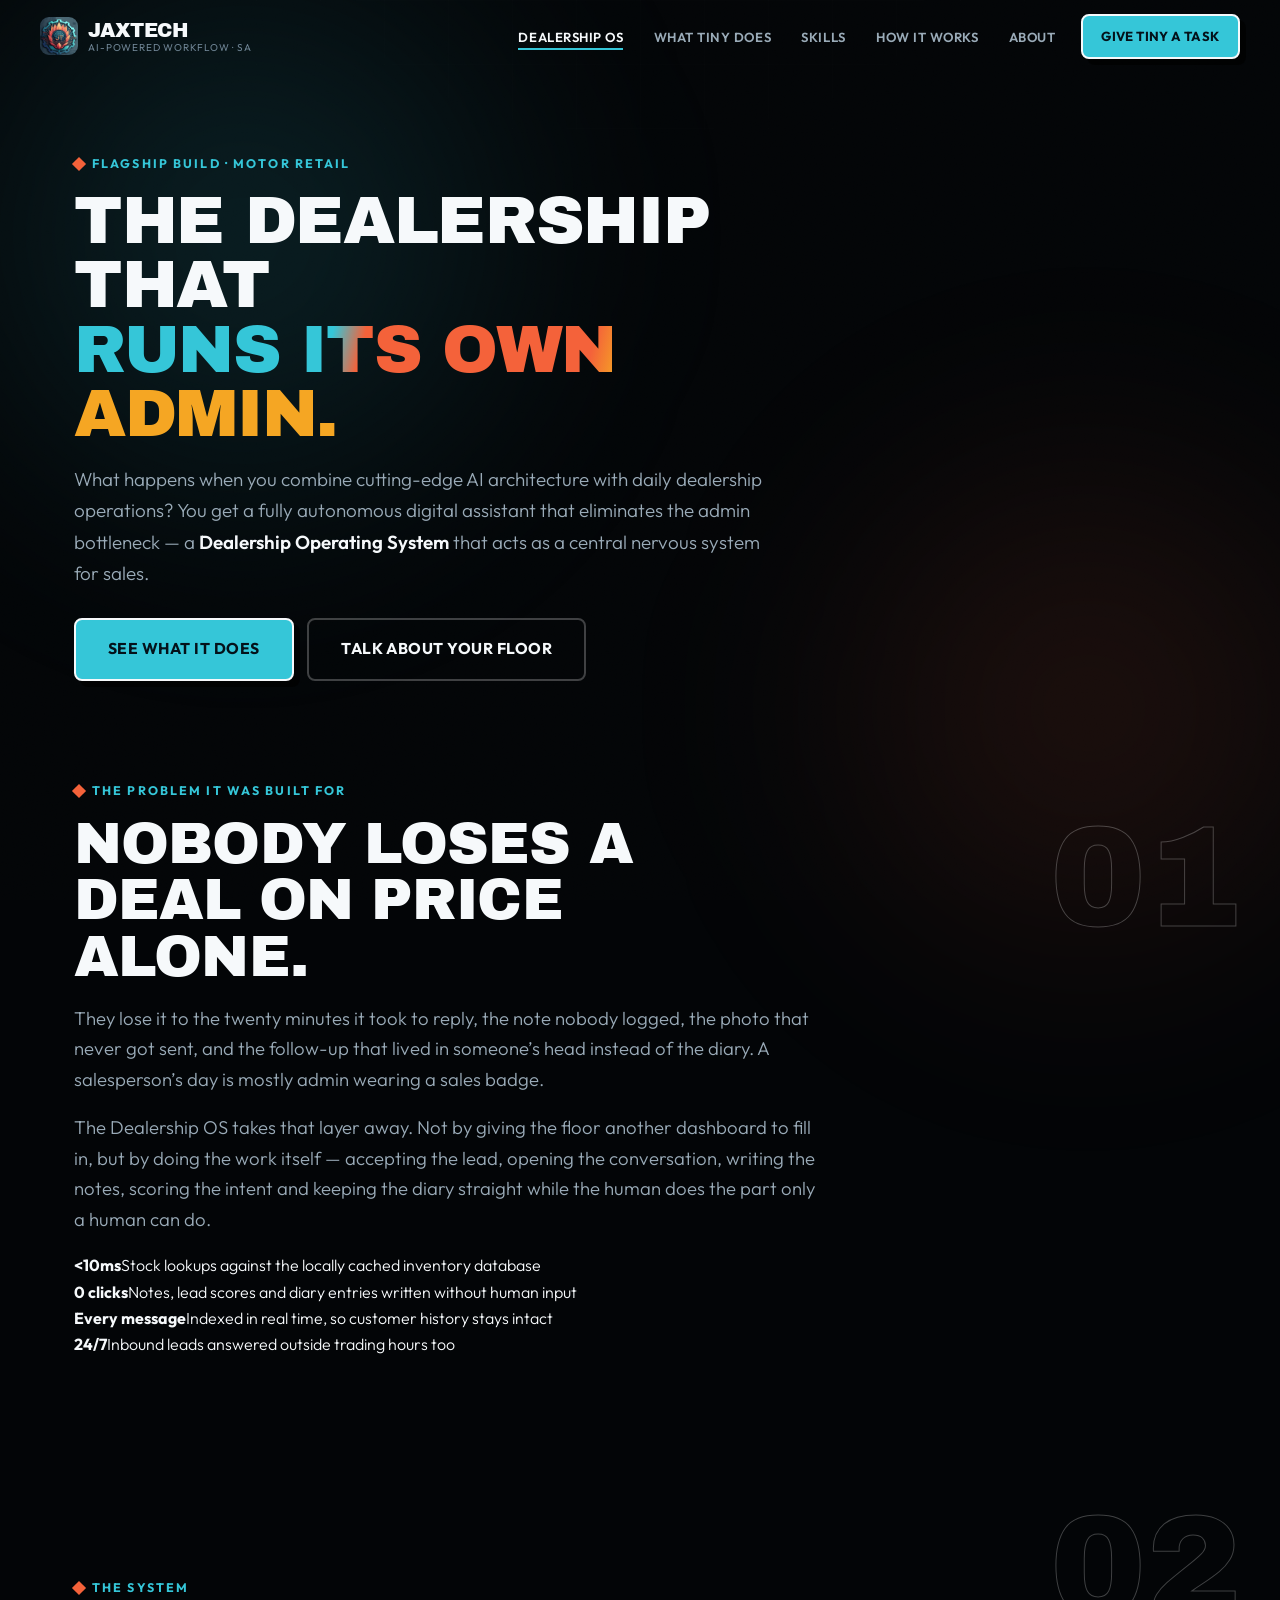
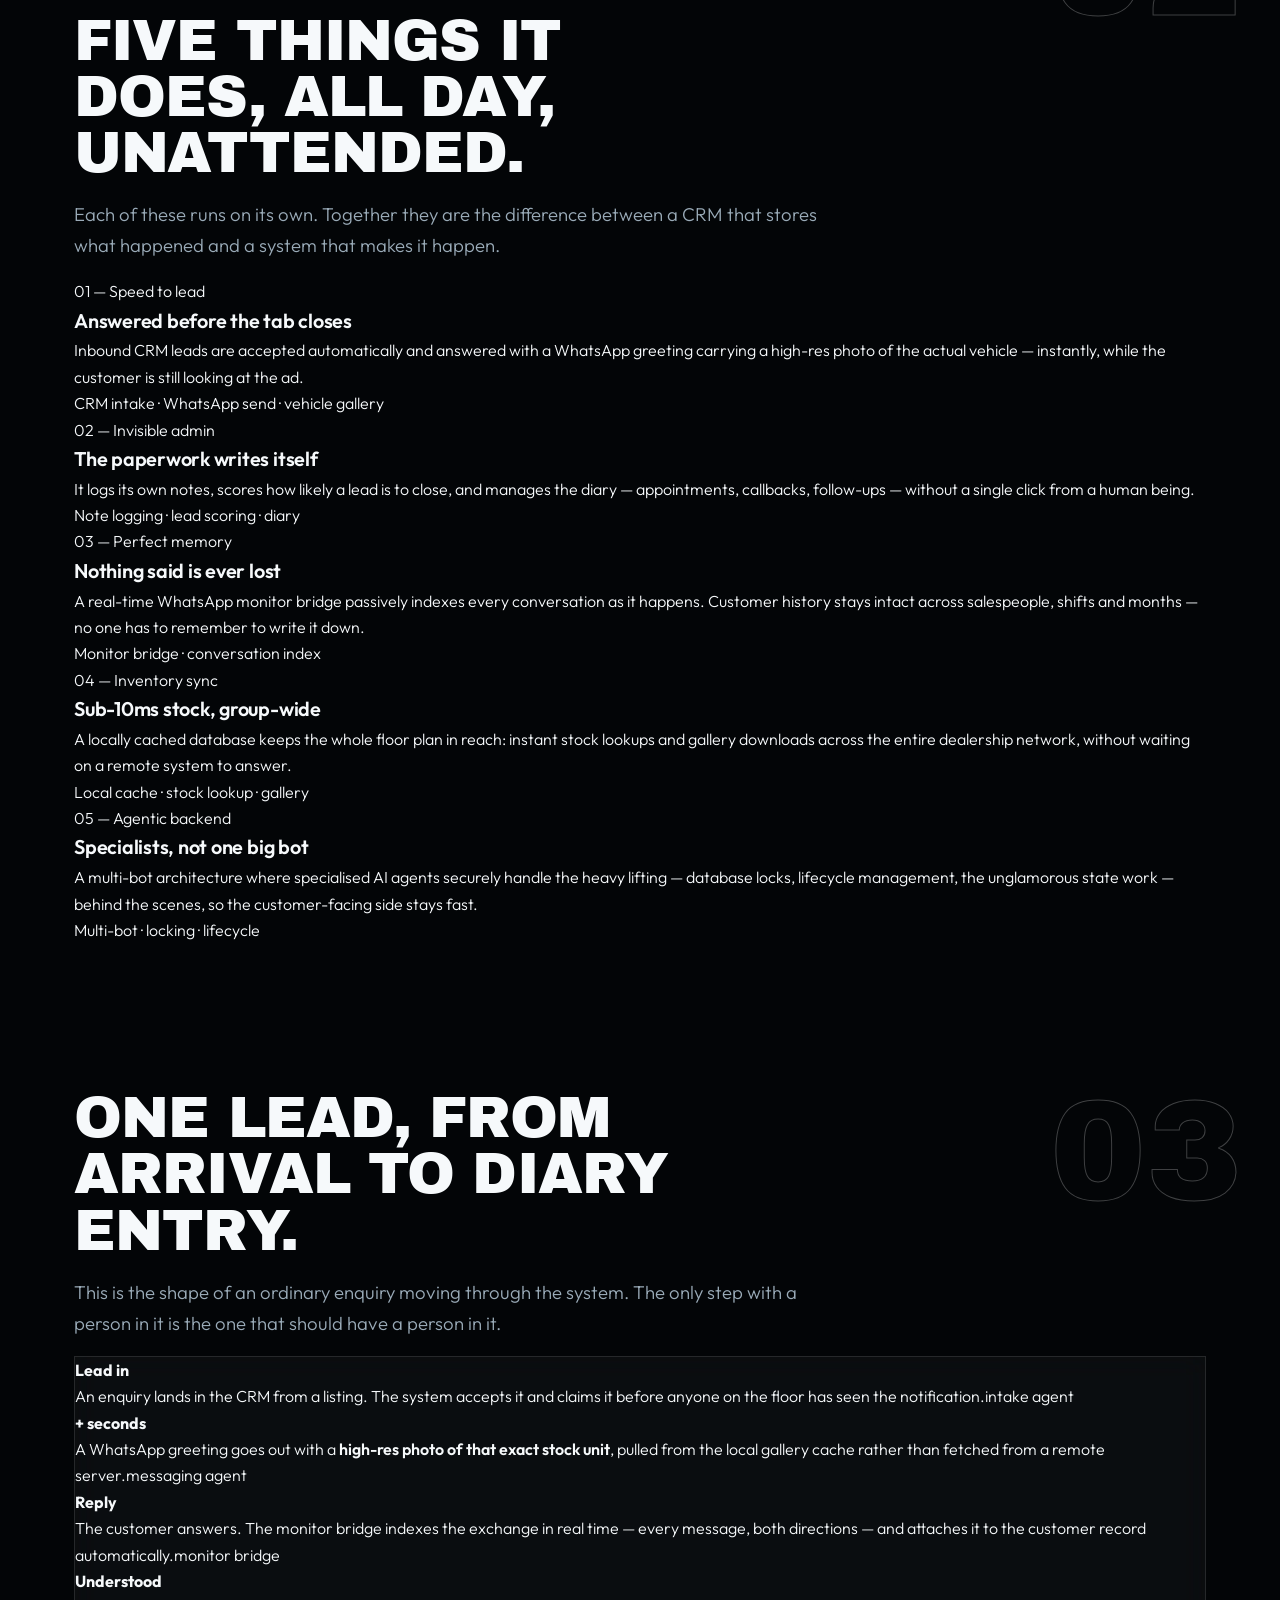
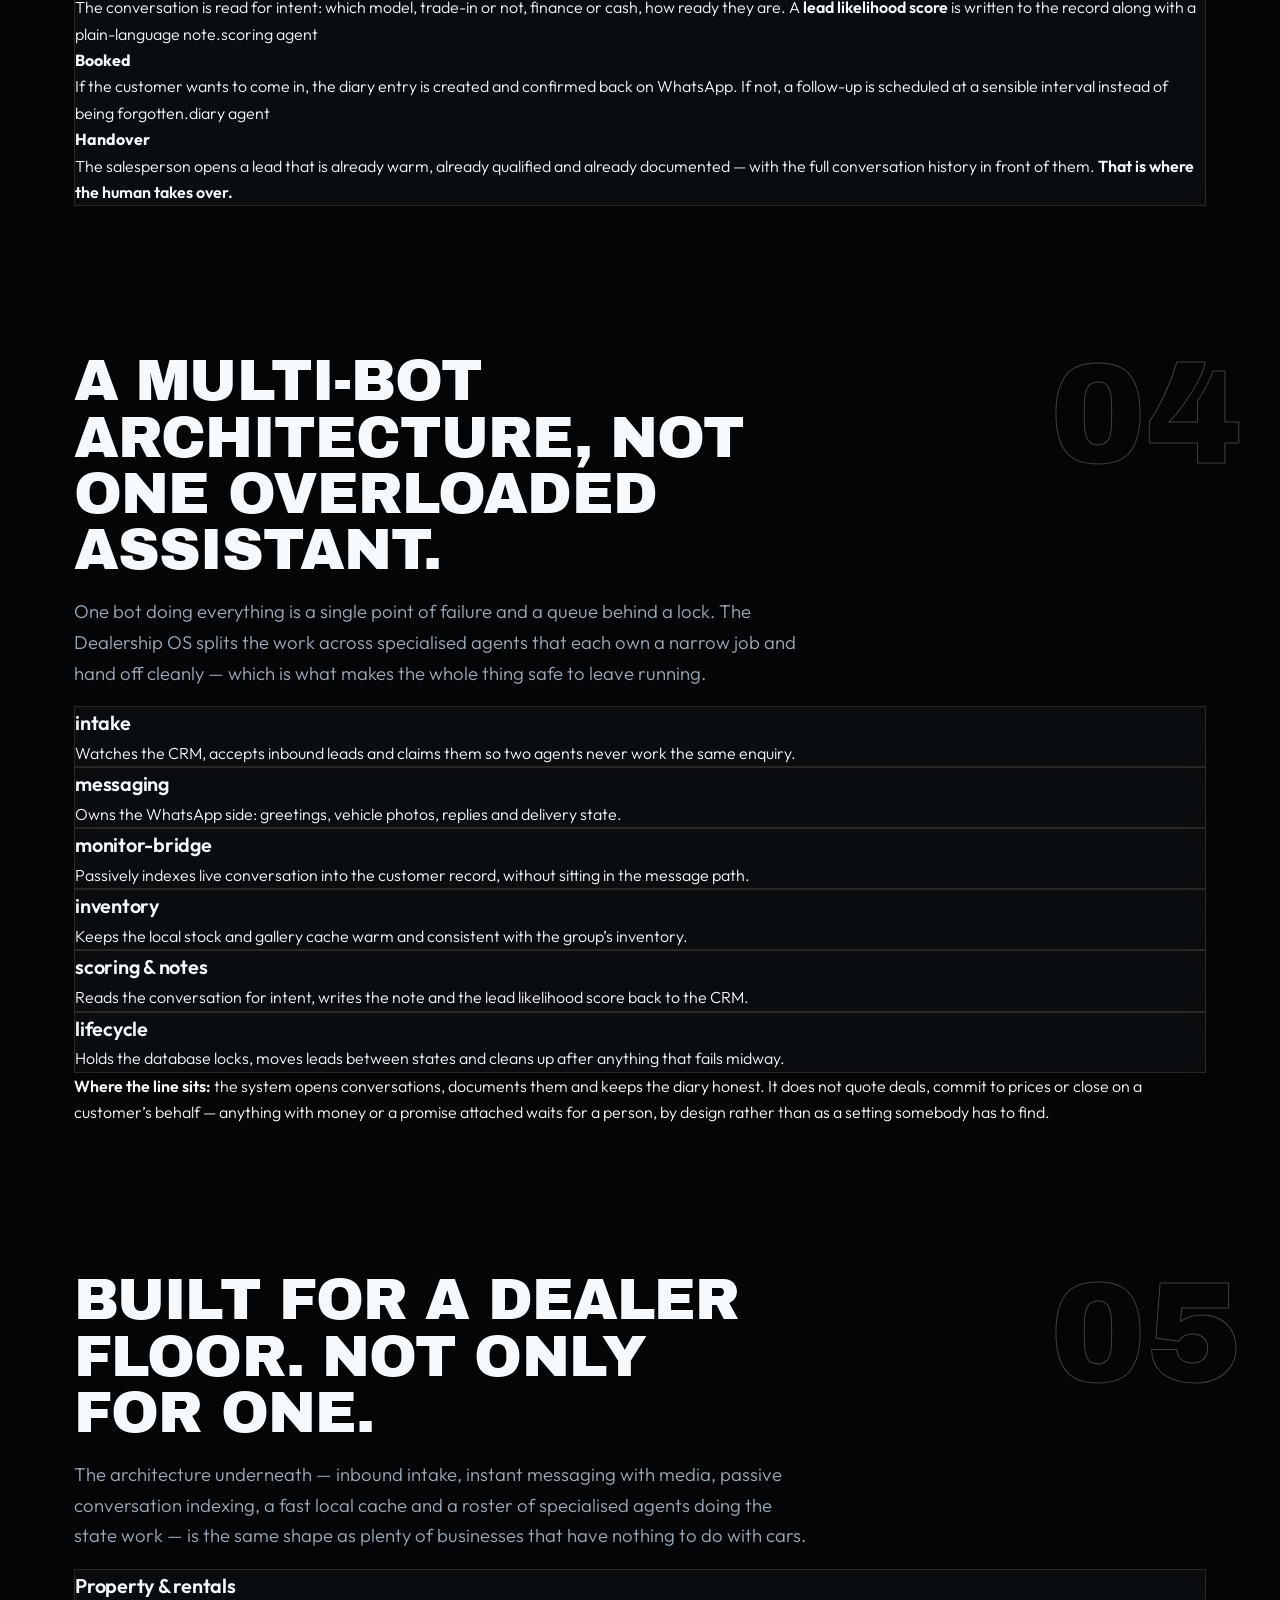
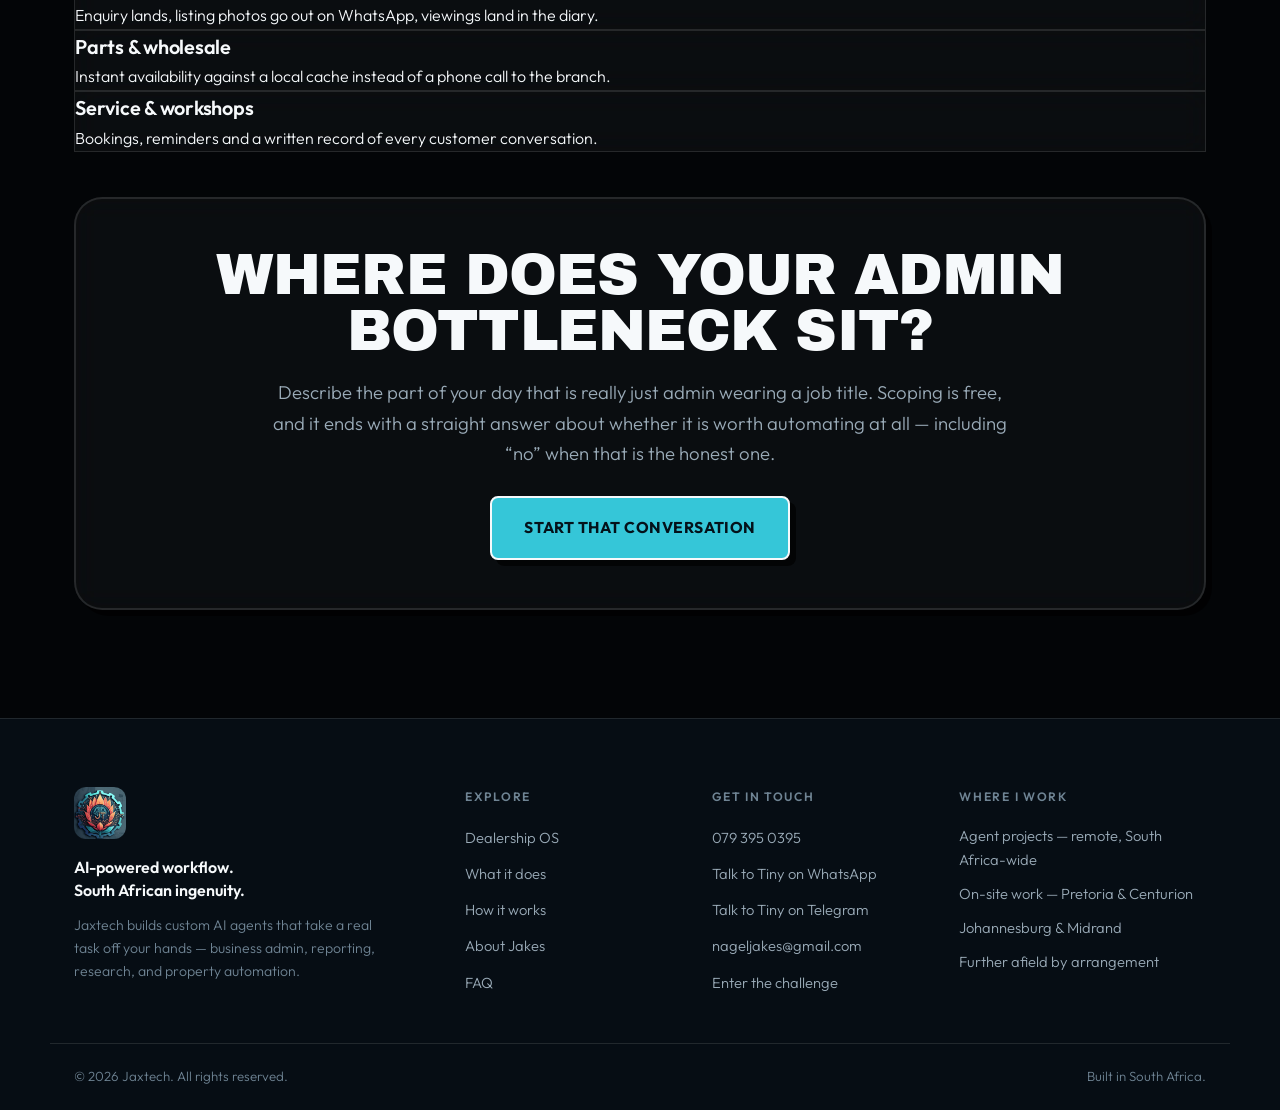
<file: dealership.html>
<!DOCTYPE html>
<html lang="en-ZA">
<head>
<meta charset="UTF-8">
<meta name="viewport" content="width=device-width, initial-scale=1.0">

<title>Dealership Operating System — Autonomous Sales Admin | Jaxtech</title>
<meta name="description" content="A Dealership Operating System that answers inbound CRM leads on WhatsApp in seconds, logs its own notes, scores every lead and keeps stock lookups under 10ms — built in South Africa by Jaxtech.">
<link rel="canonical" href="https://nageljakes.github.io/jaxtechweb/dealership.html">

<meta property="og:type" content="article">
<meta property="og:site_name" content="Jaxtech">
<meta property="og:title" content="The dealership that runs its own admin">
<meta property="og:description" content="Inbound lead to WhatsApp greeting with a high-res vehicle photo, instantly. Notes logged, leads scored, diary managed — without a single click from a human.">
<meta property="og:url" content="https://nageljakes.github.io/jaxtechweb/dealership.html">
<meta property="og:image" content="https://nageljakes.github.io/jaxtechweb/assets/og-image.jpg">
<meta property="og:locale" content="en_ZA">
<meta name="twitter:card" content="summary_large_image">
<meta name="twitter:title" content="The dealership that runs its own admin">
<meta name="twitter:description" content="A Dealership Operating System acting as a central nervous system for sales — speed to lead, invisible admin, perfect memory.">
<meta name="twitter:image" content="https://nageljakes.github.io/jaxtechweb/assets/og-image.jpg">
<meta name="theme-color" content="#030507">

<link rel="icon" type="image/png" sizes="32x32" href="assets/favicon-32.png">
<link rel="apple-touch-icon" href="assets/apple-touch-icon.png">

<link rel="preconnect" href="https://fonts.googleapis.com">
<link rel="preconnect" href="https://fonts.gstatic.com" crossorigin>
<link href="https://fonts.googleapis.com/css2?family=Archivo+Black&family=Outfit:wght@300;400;500;600;700;800&display=swap" rel="stylesheet">
<link rel="stylesheet" href="styles.css?v=30">
<script>document.documentElement.className += ' js';</script>
</head>
<body>

<div class="bg-glow one" aria-hidden="true"></div>
<div class="bg-glow two" aria-hidden="true"></div>
<div class="bg-grid" aria-hidden="true"></div>
<div class="bg-noise" aria-hidden="true"></div>

<a class="skip-link" href="index.html#enquire">Skip to enquiry form</a>
<!-- ══ NAV ══ -->
<nav class="nav" id="nav">
  <a class="nav-brand" href="index.html">
    <img src="assets/jaxtech-mark.png" alt="" width="38" height="38">
    <span class="nav-brand-text">Jaxtech<small>AI-powered workflow · SA</small></span>
  </a>
  <ul class="nav-links" id="nav-links">
    <li><a href="dealership.html" aria-current="page">Dealership OS</a></li>
    <li><a href="what-tiny-does.html">What Tiny does</a></li>
    <li><a href="skills.html">Skills</a></li>
    <li><a href="platform.html">How it works</a></li>
    <li><a href="about.html">About</a></li>
  </ul>
  <a href="index.html#tiny-chat" class="btn btn-primary btn-sm nav-cta" data-track="nav_cta">Give Tiny a task</a>
  <button class="nav-toggle" id="nav-toggle" aria-label="Open menu" aria-expanded="false"><span></span><span></span><span></span></button>
</nav>

<header class="page-head">
  <div class="wrap">
    <p class="kicker reveal">Flagship build · motor retail</p>
    <h1 class="reveal">The dealership that<br><span class="grad">runs its own admin.</span></h1>
    <p class="lede reveal">What happens when you combine cutting-edge AI architecture with daily dealership operations? You get a fully autonomous digital assistant that eliminates the admin bottleneck — a <strong>Dealership Operating System</strong> that acts as a central nervous system for sales.</p>
    <div class="hero-actions reveal" style="margin-top:1.8rem">
      <a href="#pillars" class="btn btn-primary btn-lg">See what it does</a>
      <a href="index.html#enquire" class="btn btn-ghost btn-lg" data-track="dos_hero_enquire">Talk about your floor</a>
    </div>
  </div>
</header>

<!-- ══ THE BOTTLENECK ══ -->
<section class="section" style="padding-top:0">
  <div class="wrap">
    <p class="kicker reveal">The problem it was built for</p>
    <h2 class="h2 reveal">Nobody loses a deal on price alone.</h2>
    <p class="lede reveal">They lose it to the twenty minutes it took to reply, the note nobody logged, the photo that never got sent, and the follow-up that lived in someone&rsquo;s head instead of the diary. A salesperson&rsquo;s day is mostly admin wearing a sales badge.</p>
    <p class="lede reveal">The Dealership OS takes that layer away. Not by giving the floor another dashboard to fill in, but by doing the work itself — accepting the lead, opening the conversation, writing the notes, scoring the intent and keeping the diary straight while the human does the part only a human can do.</p>

    <div class="dos-metrics">
      <div class="dos-metric reveal"><b>&lt;10ms</b><span>Stock lookups against the locally cached inventory database</span></div>
      <div class="dos-metric reveal"><b>0 clicks</b><span>Notes, lead scores and diary entries written without human input</span></div>
      <div class="dos-metric reveal"><b>Every message</b><span>Indexed in real time, so customer history stays intact</span></div>
      <div class="dos-metric reveal"><b>24/7</b><span>Inbound leads answered outside trading hours too</span></div>
    </div>
  </div>
</section>

<!-- ══ THE FIVE PILLARS ══ -->
<section class="section" id="pillars">
  <div class="wrap">
    <p class="kicker reveal">The system</p>
    <h2 class="h2 reveal">Five things it does, all day, unattended.</h2>
    <p class="lede reveal">Each of these runs on its own. Together they are the difference between a CRM that stores what happened and a system that makes it happen.</p>

    <div class="dos-pillars">
      <article class="dos-pillar reveal" style="--card-accent: var(--teal)">
        <span class="dos-pillar-n">01 — Speed to lead</span>
        <h3>Answered before the tab closes</h3>
        <p>Inbound CRM leads are accepted automatically and answered with a WhatsApp greeting carrying a high-res photo of the actual vehicle — instantly, while the customer is still looking at the ad.</p>
        <p class="dos-pillar-meta">CRM intake · WhatsApp send · vehicle gallery</p>
      </article>

      <article class="dos-pillar reveal" style="--card-accent: var(--coral)">
        <span class="dos-pillar-n">02 — Invisible admin</span>
        <h3>The paperwork writes itself</h3>
        <p>It logs its own notes, scores how likely a lead is to close, and manages the diary — appointments, callbacks, follow-ups — without a single click from a human being.</p>
        <p class="dos-pillar-meta">Note logging · lead scoring · diary</p>
      </article>

      <article class="dos-pillar reveal" style="--card-accent: var(--amber)">
        <span class="dos-pillar-n">03 — Perfect memory</span>
        <h3>Nothing said is ever lost</h3>
        <p>A real-time WhatsApp monitor bridge passively indexes every conversation as it happens. Customer history stays intact across salespeople, shifts and months — no one has to remember to write it down.</p>
        <p class="dos-pillar-meta">Monitor bridge · conversation index</p>
      </article>

      <article class="dos-pillar reveal" style="--card-accent: var(--teal)">
        <span class="dos-pillar-n">04 — Inventory sync</span>
        <h3>Sub-10ms stock, group-wide</h3>
        <p>A locally cached database keeps the whole floor plan in reach: instant stock lookups and gallery downloads across the entire dealership network, without waiting on a remote system to answer.</p>
        <p class="dos-pillar-meta">Local cache · stock lookup · gallery</p>
      </article>

      <article class="dos-pillar reveal" style="--card-accent: var(--coral)">
        <span class="dos-pillar-n">05 — Agentic backend</span>
        <h3>Specialists, not one big bot</h3>
        <p>A multi-bot architecture where specialised AI agents securely handle the heavy lifting — database locks, lifecycle management, the unglamorous state work — behind the scenes, so the customer-facing side stays fast.</p>
        <p class="dos-pillar-meta">Multi-bot · locking · lifecycle</p>
      </article>
    </div>
  </div>
</section>

<!-- ══ A LEAD, END TO END ══ -->
<section class="section" style="padding-top:0">
  <div class="wrap">
    <p class="kicker reveal">Show, don&rsquo;t tell</p>
    <h2 class="h2 reveal">One lead, from arrival to diary entry.</h2>
    <p class="lede reveal">This is the shape of an ordinary enquiry moving through the system. The only step with a person in it is the one that should have a person in it.</p>

    <div class="dos-timeline glass reveal">
      <div class="dos-step">
        <b>Lead in</b>
        <p>An enquiry lands in the CRM from a listing. The system accepts it and claims it before anyone on the floor has seen the notification.<span class="dos-actor">intake agent</span></p>
      </div>
      <div class="dos-step">
        <b>+ seconds</b>
        <p>A WhatsApp greeting goes out with a <strong>high-res photo of that exact stock unit</strong>, pulled from the local gallery cache rather than fetched from a remote server.<span class="dos-actor">messaging agent</span></p>
      </div>
      <div class="dos-step">
        <b>Reply</b>
        <p>The customer answers. The monitor bridge indexes the exchange in real time — every message, both directions — and attaches it to the customer record automatically.<span class="dos-actor">monitor bridge</span></p>
      </div>
      <div class="dos-step">
        <b>Understood</b>
        <p>The conversation is read for intent: which model, trade-in or not, finance or cash, how ready they are. A <strong>lead likelihood score</strong> is written to the record along with a plain-language note.<span class="dos-actor">scoring agent</span></p>
      </div>
      <div class="dos-step">
        <b>Booked</b>
        <p>If the customer wants to come in, the diary entry is created and confirmed back on WhatsApp. If not, a follow-up is scheduled at a sensible interval instead of being forgotten.<span class="dos-actor">diary agent</span></p>
      </div>
      <div class="dos-step">
        <b>Handover</b>
        <p>The salesperson opens a lead that is already warm, already qualified and already documented — with the full conversation history in front of them. <strong>That is where the human takes over.</strong></p>
      </div>
    </div>
  </div>
</section>

<!-- ══ THE BACKEND ══ -->
<section class="section" style="padding-top:0">
  <div class="wrap">
    <p class="kicker reveal">Under the hood</p>
    <h2 class="h2 reveal">A multi-bot architecture, not one overloaded assistant.</h2>
    <p class="lede reveal">One bot doing everything is a single point of failure and a queue behind a lock. The Dealership OS splits the work across specialised agents that each own a narrow job and hand off cleanly — which is what makes the whole thing safe to leave running.</p>

    <div class="dos-bots">
      <div class="dos-bot glass reveal">
        <h3>intake</h3>
        <p>Watches the CRM, accepts inbound leads and claims them so two agents never work the same enquiry.</p>
      </div>
      <div class="dos-bot glass reveal">
        <h3>messaging</h3>
        <p>Owns the WhatsApp side: greetings, vehicle photos, replies and delivery state.</p>
      </div>
      <div class="dos-bot glass reveal">
        <h3>monitor-bridge</h3>
        <p>Passively indexes live conversation into the customer record, without sitting in the message path.</p>
      </div>
      <div class="dos-bot glass reveal">
        <h3>inventory</h3>
        <p>Keeps the local stock and gallery cache warm and consistent with the group&rsquo;s inventory.</p>
      </div>
      <div class="dos-bot glass reveal">
        <h3>scoring &amp; notes</h3>
        <p>Reads the conversation for intent, writes the note and the lead likelihood score back to the CRM.</p>
      </div>
      <div class="dos-bot glass reveal">
        <h3>lifecycle</h3>
        <p>Holds the database locks, moves leads between states and cleans up after anything that fails midway.</p>
      </div>
    </div>

    <div class="dos-note reveal">
      <p><strong>Where the line sits:</strong> the system opens conversations, documents them and keeps the diary honest. It does not quote deals, commit to prices or close on a customer&rsquo;s behalf — anything with money or a promise attached waits for a person, by design rather than as a setting somebody has to find.</p>
    </div>
  </div>
</section>

<!-- ══ FIT ══ -->
<section class="section" style="padding-top:0">
  <div class="wrap">
    <p class="kicker reveal">Whether it fits you</p>
    <h2 class="h2 reveal">Built for a dealer floor. Not only for one.</h2>
    <p class="lede reveal">The architecture underneath — inbound intake, instant messaging with media, passive conversation indexing, a fast local cache and a roster of specialised agents doing the state work — is the same shape as plenty of businesses that have nothing to do with cars.</p>

    <div class="dos-bots">
      <div class="dos-bot glass reveal"><h3>Property &amp; rentals</h3><p>Enquiry lands, listing photos go out on WhatsApp, viewings land in the diary.</p></div>
      <div class="dos-bot glass reveal"><h3>Parts &amp; wholesale</h3><p>Instant availability against a local cache instead of a phone call to the branch.</p></div>
      <div class="dos-bot glass reveal"><h3>Service &amp; workshops</h3><p>Bookings, reminders and a written record of every customer conversation.</p></div>
    </div>

    <div class="endcta glass reveal" style="margin-top:2.8rem">
      <h2 class="h2">Where does your admin bottleneck sit?</h2>
      <p class="lede" style="margin-inline:auto;margin-bottom:1.7rem">Describe the part of your day that is really just admin wearing a job title. Scoping is free, and it ends with a straight answer about whether it is worth automating at all — including &ldquo;no&rdquo; when that is the honest one.</p>
      <a href="index.html#enquire" class="btn btn-primary btn-lg" data-track="dos_end_enquire">Start that conversation</a>
    </div>
  </div>
</section>

<!-- ══ FOOTER ══ -->
<footer class="footer">
  <div class="wrap footer-grid">
    <div class="footer-brand">
      <img src="assets/jaxtech-mark.png" alt="Jaxtech" width="52" height="52">
      <p class="footer-tag">AI-powered workflow.<br>South African ingenuity.</p>
      <p class="footer-desc">Jaxtech builds custom AI agents that take a real task off your hands — business admin, reporting, research, and property automation.</p>
    </div>
    <div class="footer-col">
      <h3>Explore</h3>
      <ul>
        <li><a href="dealership.html">Dealership OS</a></li>
        <li><a href="skills.html">What it does</a></li>
        <li><a href="platform.html">How it works</a></li>
        <li><a href="about.html">About Jakes</a></li>
        <li><a href="about.html#faq">FAQ</a></li>
      </ul>
    </div>
    <div class="footer-col">
      <h3>Get in touch</h3>
      <ul>
        <li><a href="#" class="js-tel">079 395 0395</a></li>
        <li><a href="#" class="js-whatsapp">Talk to Tiny on WhatsApp</a></li>
        <li><a href="#" class="js-telegram">Talk to Tiny on Telegram</a></li>
        <li><a href="#" class="js-mail">nageljakes@gmail.com</a></li>
        <li><a href="index.html#enquire">Enter the challenge</a></li>
      </ul>
    </div>
    <div class="footer-col">
      <h3>Where I work</h3>
      <ul class="plain">
        <li>Agent projects — remote, South Africa-wide</li>
        <li>On-site work — Pretoria &amp; Centurion</li>
        <li>Johannesburg &amp; Midrand</li>
        <li>Further afield by arrangement</li>
      </ul>
    </div>
  </div>
  <div class="footer-bar wrap">
    <p>&copy; <span id="year">2026</span> Jaxtech. All rights reserved.</p>
    <p>Built in South Africa.</p>
  </div>
</footer>

<!-- ══ STICKY MOBILE ACTION BAR ══ -->
<div class="mobile-bar" id="mobile-bar">
  <a href="#" class="mb-btn js-whatsapp" data-track="mobile_whatsapp"><span>💬</span>WhatsApp</a>
  <a href="#" class="mb-btn js-telegram" data-track="mobile_telegram"><span>✈️</span>Telegram</a>
  <a href="#" class="mb-btn js-tel" data-track="mobile_call"><span>📞</span>Call</a>
  <a href="index.html#enquire" class="mb-btn mb-primary" data-track="mobile_enquire"><span>✦</span>Enter task</a>
</div>

<script type="application/ld+json">
{
  "@context": "https://schema.org",
  "@type": "Service",
  "name": "Dealership Operating System",
  "serviceType": "AI sales operations automation for motor dealerships",
  "description": "An autonomous digital assistant for dealership sales operations: inbound CRM leads are accepted and answered on WhatsApp with a high-res vehicle photo, notes and lead scores are logged automatically, every conversation is indexed in real time, and stock lookups run against a locally cached inventory database in under 10ms — powered by a multi-bot agentic backend.",
  "url": "https://nageljakes.github.io/jaxtechweb/dealership.html",
  "provider": {
    "@type": "ProfessionalService",
    "@id": "https://nageljakes.github.io/jaxtechweb/#business",
    "name": "Jaxtech",
    "url": "https://nageljakes.github.io/jaxtechweb/"
  },
  "areaServed": {
    "@type": "Country",
    "name": "South Africa"
  },
  "hasOfferCatalog": {
    "@type": "OfferCatalog",
    "name": "Dealership Operating System capabilities",
    "itemListElement": [
      { "@type": "Offer", "itemOffered": { "@type": "Service", "name": "Speed to lead", "description": "Inbound CRM leads accepted automatically and answered with an instant WhatsApp greeting carrying a high-res vehicle photo." } },
      { "@type": "Offer", "itemOffered": { "@type": "Service", "name": "Invisible admin", "description": "Notes logged, lead likelihood scored and the diary managed autonomously, without a click from a human." } },
      { "@type": "Offer", "itemOffered": { "@type": "Service", "name": "Perfect memory", "description": "A real-time WhatsApp monitor bridge passively indexes every conversation, keeping customer history intact." } },
      { "@type": "Offer", "itemOffered": { "@type": "Service", "name": "Sub-10ms inventory sync", "description": "A locally cached database giving instant stock lookups and gallery downloads across the dealership network." } },
      { "@type": "Offer", "itemOffered": { "@type": "Service", "name": "Agentic backend", "description": "A multi-bot architecture in which specialised AI agents securely handle database locks and lifecycle management." } }
    ]
  }
}
</script>

<script src="script.js?v=22"></script>
</body>
</html>
</file>
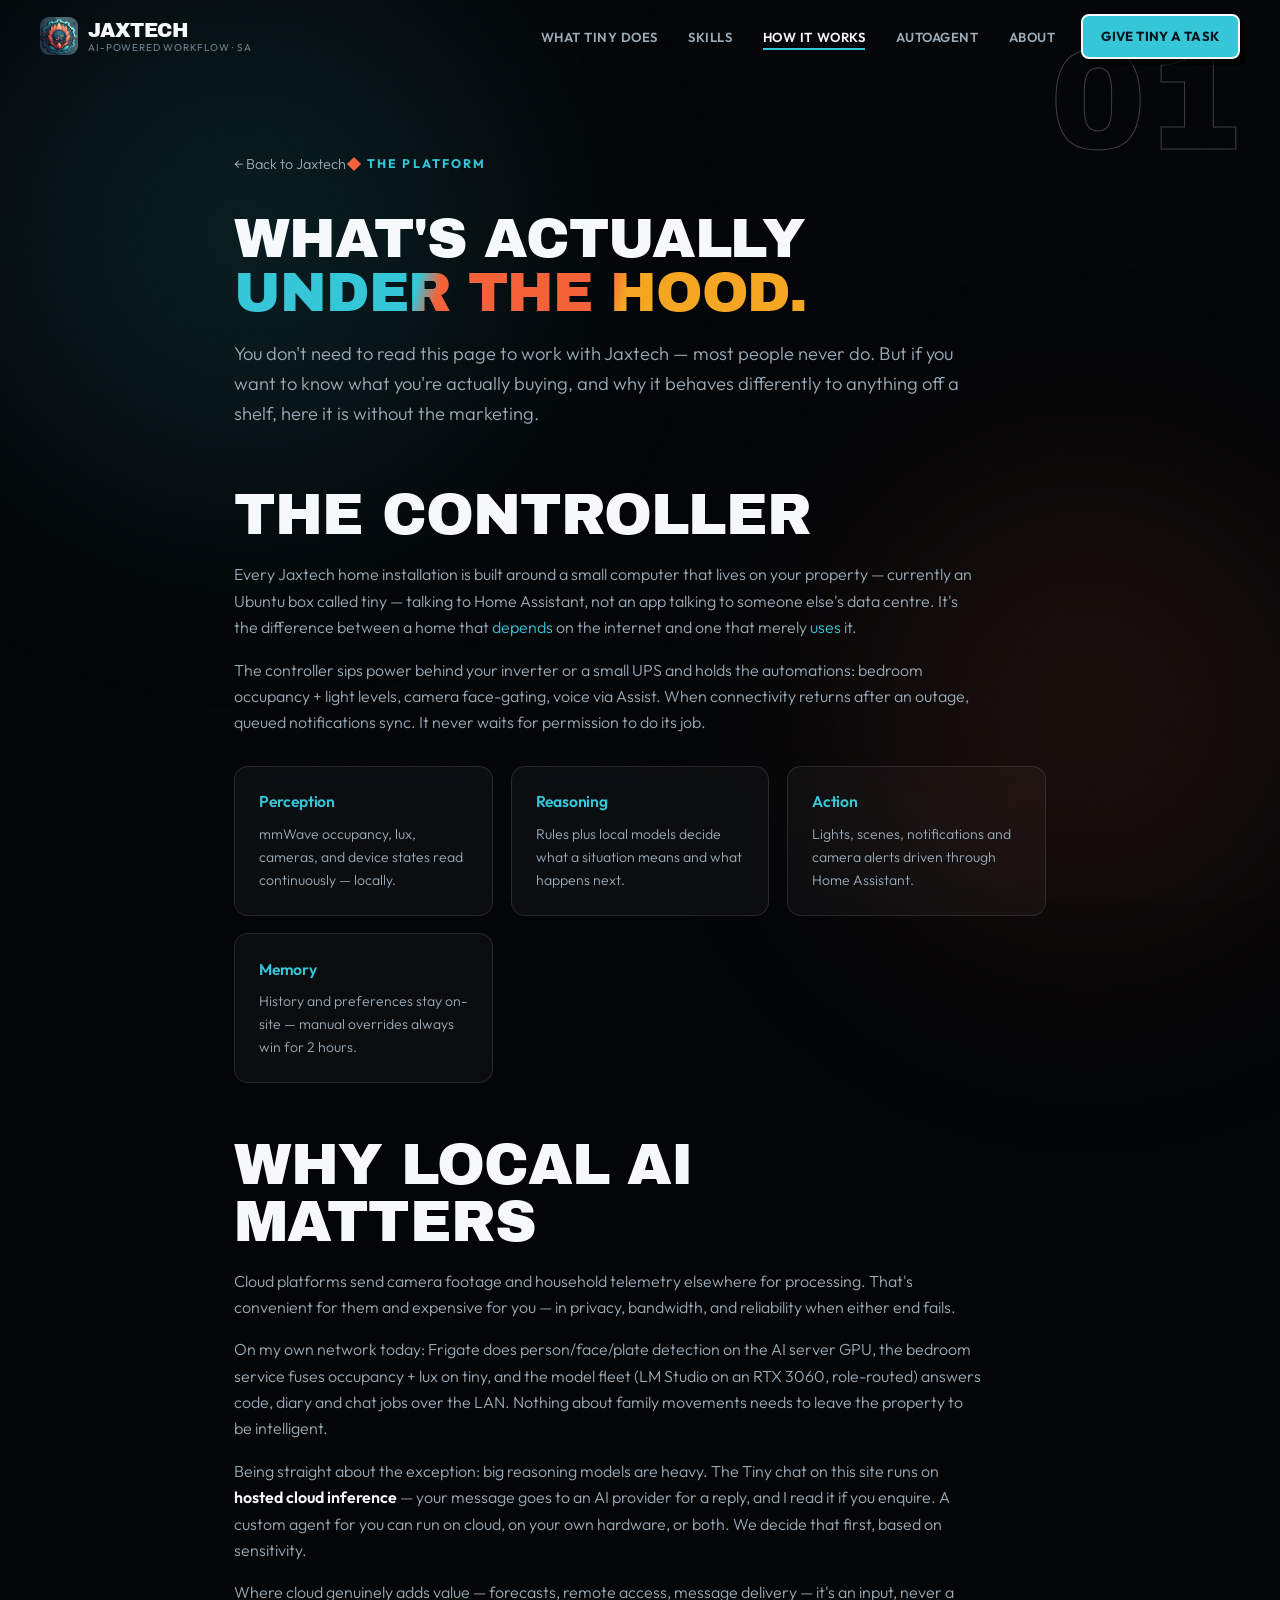
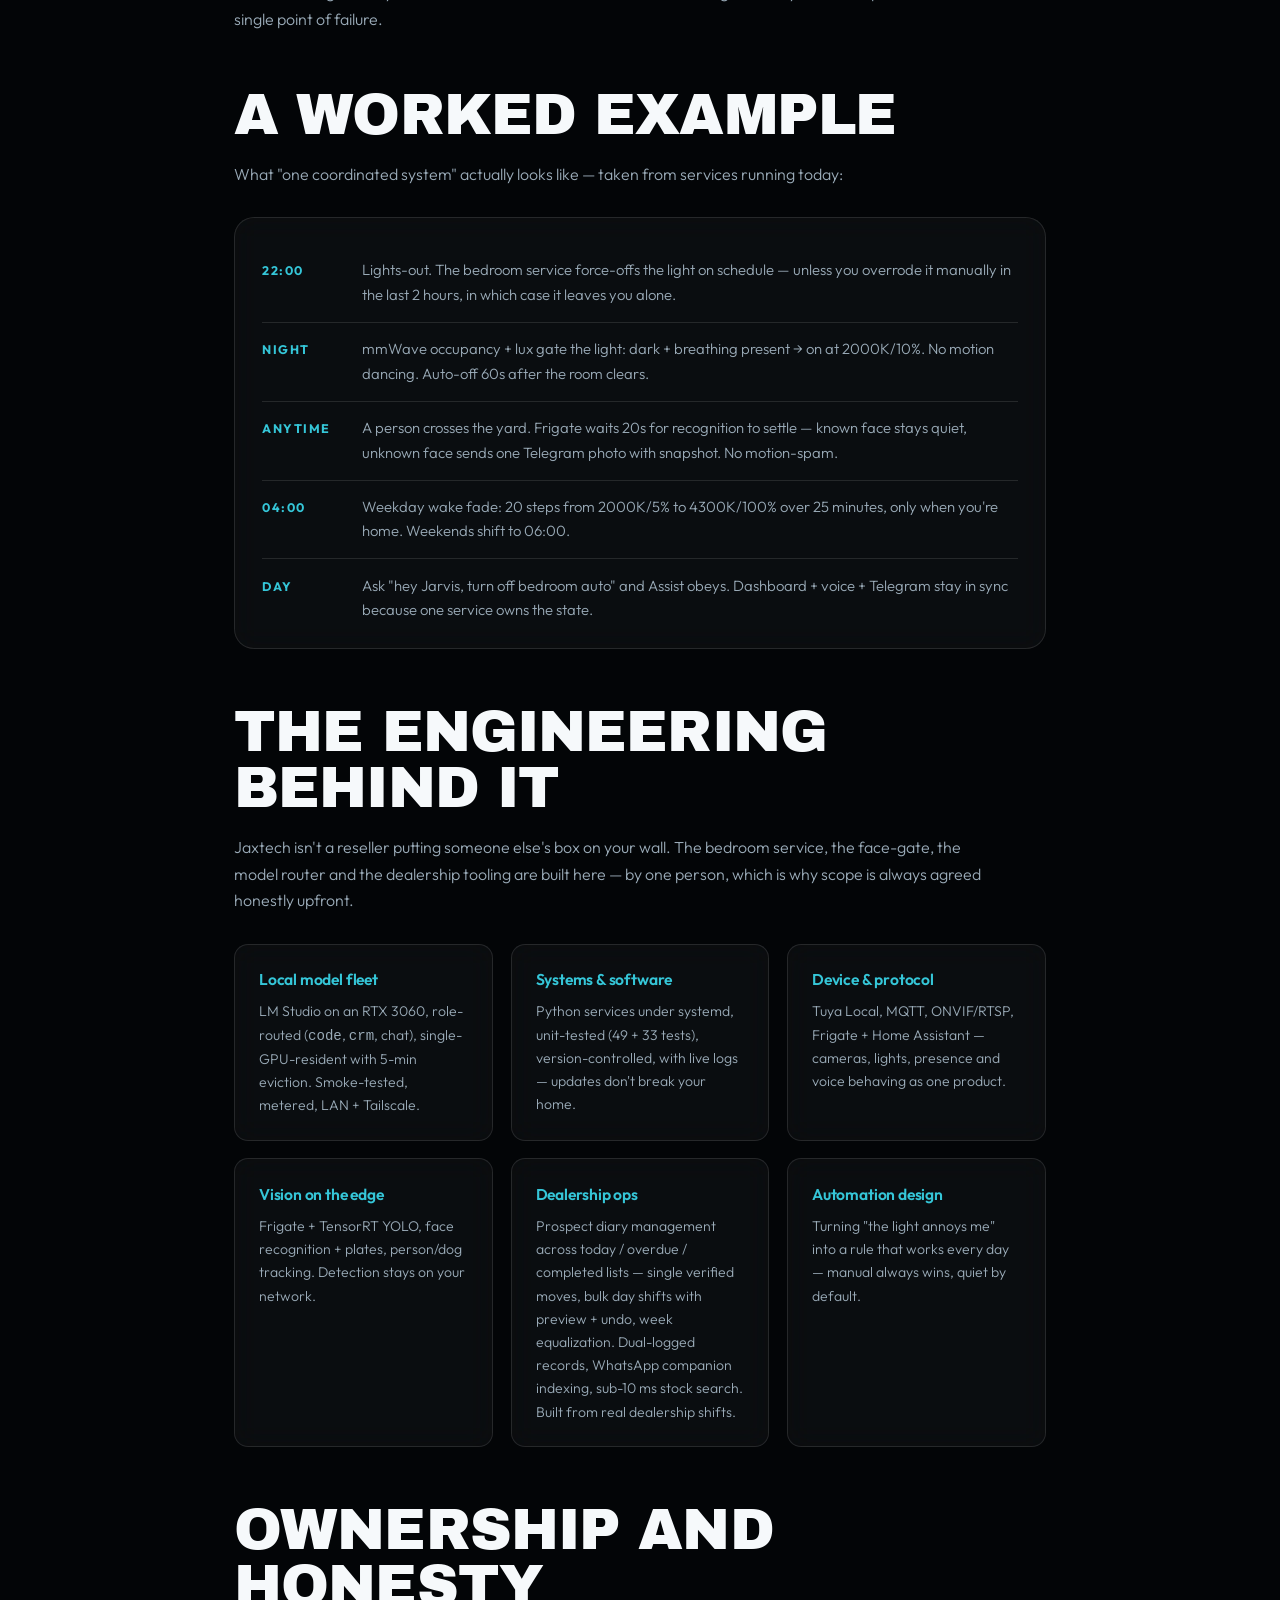
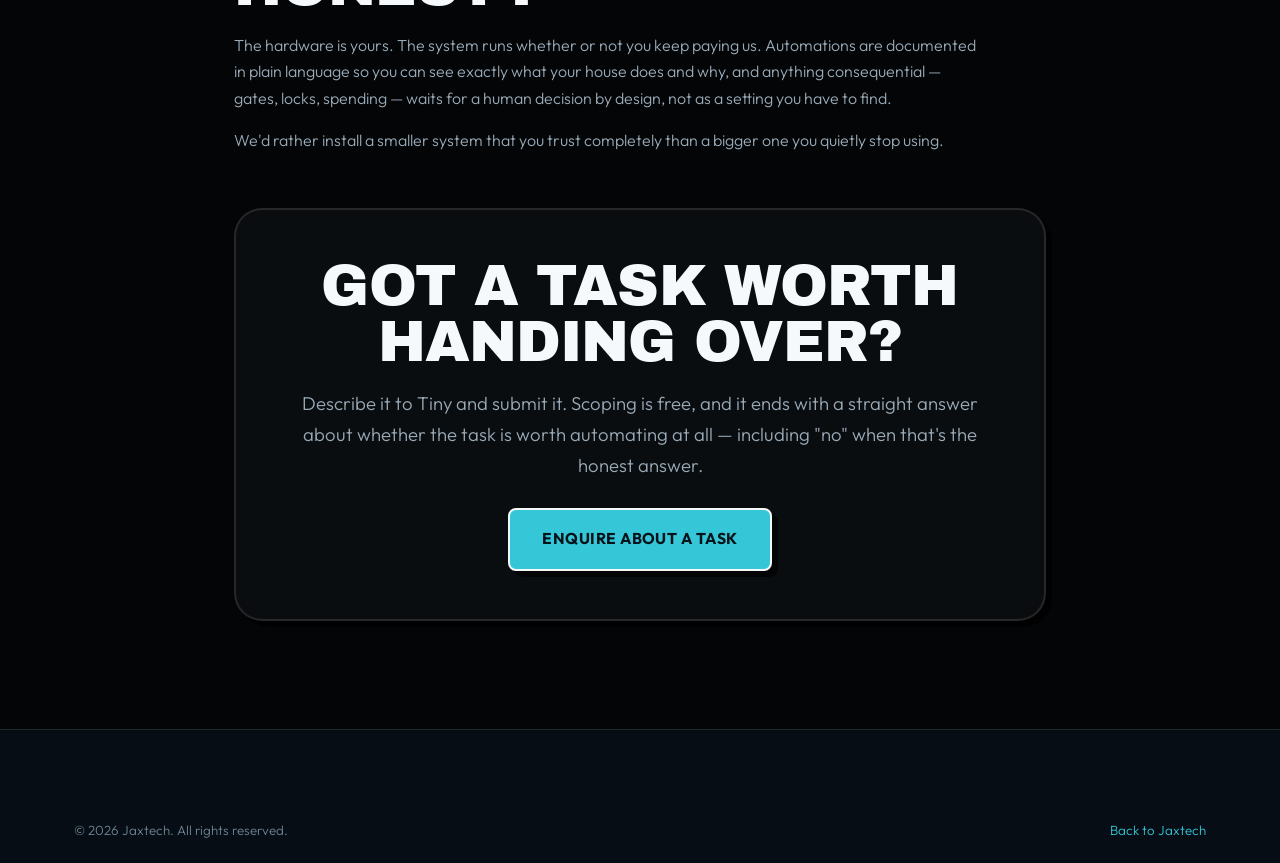
<file: platform.html>
<!DOCTYPE html>
<html lang="en-ZA">
<head>
<meta charset="UTF-8">
<meta name="viewport" content="width=device-width, initial-scale=1.0">

<title>The Technology — How Jaxtech Works | Jaxtech</title>
<meta name="description" content="Inside the Jaxtech platform: the on-site controller, local AI engine, and the engineering capability behind South African home and business automation.">
<link rel="canonical" href="https://nageljakes.github.io/jaxtechweb/platform.html">

<meta property="og:type" content="article">
<meta property="og:site_name" content="Jaxtech">
<meta property="og:title" content="The technology behind Jaxtech">
<meta property="og:description" content="An on-site controller, a local AI engine and deep engineering capability — the machinery behind a home that thinks for itself.">
<meta property="og:image" content="https://nageljakes.github.io/jaxtechweb/assets/og-image.jpg">
<meta name="theme-color" content="#030507">

<link rel="icon" type="image/png" sizes="32x32" href="assets/favicon-32.png">
<link rel="apple-touch-icon" href="assets/apple-touch-icon.png">
<link rel="preconnect" href="https://fonts.googleapis.com">
<link rel="preconnect" href="https://fonts.gstatic.com" crossorigin>
<link href="https://fonts.googleapis.com/css2?family=Archivo+Black&family=Outfit:wght@300;400;500;600;700;800&display=swap" rel="stylesheet">
<link rel="stylesheet" href="styles.css?v=29">
<script>document.documentElement.className += ' js';</script>
<style>
  .doc { max-width: 860px; }
  .doc h2 { margin-top: 0; }
  .doc-block { margin-bottom: 3.4rem; }
  .doc-block > p { color: var(--muted); max-width: 68ch; margin-bottom: 1rem; }
  .cap-grid { display:grid; grid-template-columns:repeat(auto-fit,minmax(232px,1fr)); gap:1.1rem; margin-top:1.9rem; }
  .cap { border-radius: var(--r); padding: 1.4rem 1.5rem; }
  .cap h3, .cap h4 { color: var(--teal); margin-bottom:.45rem; font-size:.98rem; }
  .cap p  { font-size:.88rem; color: var(--muted); }
  .flow { border-radius: var(--r-lg); padding: 1.6rem 1.7rem; margin-top: 1.9rem; }
  .flow-step { display:flex; gap:1.1rem; padding:.9rem 0; border-bottom:1px solid var(--line); }
  .flow-step:last-child { border-bottom:0; padding-bottom:0; }
  .flow-step b { color: var(--teal); font-size:.78rem; letter-spacing:.12em; text-transform:uppercase; flex:0 0 82px; padding-top:3px; }
  .flow-step p { font-size:.93rem; color: var(--muted); }
  .backlink { display:inline-flex; align-items:center; gap:.5rem; color:var(--muted); font-size:.9rem; margin-bottom:2.2rem; }
  .backlink:hover { color: var(--teal); }
  .endcta { border-radius: var(--r-xl); padding: clamp(2rem,5vw,3rem); text-align:center; margin-top:1rem; }
  .endcta h2 { max-width:none; margin-inline:auto; }
</style>
</head>
<body>

<div class="bg-glow one" aria-hidden="true"></div>
<div class="bg-glow two" aria-hidden="true"></div>
<div class="bg-grid" aria-hidden="true"></div>
<div class="bg-noise" aria-hidden="true"></div>

<nav class="nav" id="nav">
  <a class="nav-brand" href="index.html">
    <img src="assets/jaxtech-mark.png" alt="" width="38" height="38">
    <span class="nav-brand-text">Jaxtech<small>AI-powered workflow · SA</small></span>
  </a>
  <ul class="nav-links" id="nav-links">
    <li><a href="what-tiny-does.html">What Tiny does</a></li>
    <li><a href="skills.html">Skills</a></li>
    <li><a href="platform.html" aria-current="page">How it works</a></li>
    <li><a href="autoagent.html">AutoAgent</a></li>
    <li><a href="about.html">About</a></li>
  </ul>
  <a href="index.html#tiny-chat" class="btn btn-primary btn-sm nav-cta">Give Tiny a task</a>
  <button class="nav-toggle" id="nav-toggle" aria-label="Open menu" aria-expanded="false"><span></span><span></span><span></span></button>
</nav>

<main class="section" style="padding-top:150px">
  <div class="wrap doc">

    <a href="index.html" class="backlink">← Back to Jaxtech</a>

    <p class="kicker reveal">The platform</p>
    <h1 class="reveal" style="font-size:clamp(2.3rem,5vw,3.5rem);margin-bottom:1.2rem">What's actually<br><span class="grad">under the hood.</span></h1>
    <p class="lede reveal" style="font-size:1.15rem;margin-bottom:3.6rem">You don't need to read this page to work with Jaxtech — most people never do. But if you want to know what you're actually buying, and why it behaves differently to anything off a shelf, here it is without the marketing.</p>

    <section class="doc-block reveal">
      <h2 class="h2">The controller</h2>
      <p>Every Jaxtech home installation is built around a small computer that lives on your property — currently an Ubuntu box called tiny — talking to Home Assistant, not an app talking to someone else's data centre. It's the difference between a home that <em>depends</em> on the internet and one that merely <em>uses</em> it.</p>
      <p>The controller sips power behind your inverter or a small UPS and holds the automations: bedroom occupancy + light levels, camera face-gating, voice via Assist. When connectivity returns after an outage, queued notifications sync. It never waits for permission to do its job.</p>

      <div class="cap-grid">
        <div class="cap glass"><h3>Perception</h3><p>mmWave occupancy, lux, cameras, and device states read continuously — locally.</p></div>
        <div class="cap glass"><h3>Reasoning</h3><p>Rules plus local models decide what a situation means and what happens next.</p></div>
        <div class="cap glass"><h3>Action</h3><p>Lights, scenes, notifications and camera alerts driven through Home Assistant.</p></div>
        <div class="cap glass"><h3>Memory</h3><p>History and preferences stay on-site — manual overrides always win for 2 hours.</p></div>
      </div>
    </section>

    <section class="doc-block reveal">
      <h2 class="h2">Why local AI matters</h2>
      <p>Cloud platforms send camera footage and household telemetry elsewhere for processing. That's convenient for them and expensive for you — in privacy, bandwidth, and reliability when either end fails.</p>
      <p>On my own network today: Frigate does person/face/plate detection on the AI server GPU, the bedroom service fuses occupancy + lux on tiny, and the model fleet (LM Studio on an RTX 3060, role-routed) answers code, diary and chat jobs over the LAN. Nothing about family movements needs to leave the property to be intelligent.</p>
      <p>Being straight about the exception: big reasoning models are heavy. The Tiny chat on this site runs on <strong>hosted cloud inference</strong> — your message goes to an AI provider for a reply, and I read it if you enquire. A custom agent for you can run on cloud, on your own hardware, or both. We decide that first, based on sensitivity.</p>
      <p>Where cloud genuinely adds value — forecasts, remote access, message delivery — it's an input, never a single point of failure.</p>
    </section>

    <section class="doc-block reveal">
      <h2 class="h2">A worked example</h2>
      <p>What "one coordinated system" actually looks like — taken from services running today:</p>
      <div class="flow glass">
        <div class="flow-step"><b>22:00</b><p>Lights-out. The bedroom service force-offs the light on schedule — unless you overrode it manually in the last 2 hours, in which case it leaves you alone.</p></div>
        <div class="flow-step"><b>Night</b><p>mmWave occupancy + lux gate the light: dark + breathing present → on at 2000K/10%. No motion dancing. Auto-off 60s after the room clears.</p></div>
        <div class="flow-step"><b>Anytime</b><p>A person crosses the yard. Frigate waits 20s for recognition to settle — known face stays quiet, unknown face sends one Telegram photo with snapshot. No motion-spam.</p></div>
        <div class="flow-step"><b>04:00</b><p>Weekday wake fade: 20 steps from 2000K/5% to 4300K/100% over 25 minutes, only when you're home. Weekends shift to 06:00.</p></div>
        <div class="flow-step"><b>Day</b><p>Ask "hey Jarvis, turn off bedroom auto" and Assist obeys. Dashboard + voice + Telegram stay in sync because one service owns the state.</p></div>
      </div>
    </section>

    <section class="doc-block reveal">
      <h2 class="h2">The engineering behind it</h2>
      <p>Jaxtech isn't a reseller putting someone else's box on your wall. The bedroom service, the face-gate, the model router and the dealership tooling are built here — by one person, which is why scope is always agreed honestly upfront.</p>

      <div class="cap-grid">
        <div class="cap glass"><h3>Local model fleet</h3><p>LM Studio on an RTX 3060, role-routed (<code>code</code>, <code>crm</code>, chat), single-GPU-resident with 5-min eviction. Smoke-tested, metered, LAN + Tailscale.</p></div>
        <div class="cap glass"><h3>Systems &amp; software</h3><p>Python services under systemd, unit-tested (49 + 33 tests), version-controlled, with live logs — updates don't break your home.</p></div>
        <div class="cap glass"><h3>Device &amp; protocol</h3><p>Tuya Local, MQTT, ONVIF/RTSP, Frigate + Home Assistant — cameras, lights, presence and voice behaving as one product.</p></div>
        <div class="cap glass"><h3>Vision on the edge</h3><p>Frigate + TensorRT YOLO, face recognition + plates, person/dog tracking. Detection stays on your network.</p></div>
        <div class="cap glass"><h3>Dealership ops</h3><p>Prospect diary management across today / overdue / completed lists — single verified moves, bulk day shifts with preview + undo, week equalization. Dual-logged records, WhatsApp companion indexing, sub-10 ms stock search. Built from real dealership shifts.</p></div>
        <div class="cap glass"><h3>Automation design</h3><p>Turning "the light annoys me" into a rule that works every day — manual always wins, quiet by default.</p></div>
      </div>
    </section>

    <section class="doc-block reveal">
      <h2 class="h2">Ownership and honesty</h2>
      <p>The hardware is yours. The system runs whether or not you keep paying us. Automations are documented in plain language so you can see exactly what your house does and why, and anything consequential — gates, locks, spending — waits for a human decision by design, not as a setting you have to find.</p>
      <p>We'd rather install a smaller system that you trust completely than a bigger one you quietly stop using.</p>
    </section>

    <div class="endcta glass reveal">
      <h2 class="h2">Got a task worth handing over?</h2>
      <p class="lede" style="margin-inline:auto;margin-bottom:1.7rem">Describe it to Tiny and submit it. Scoping is free, and it ends with a straight answer about whether the task is worth automating at all — including "no" when that's the honest answer.</p>
      <a href="index.html#enquire" class="btn btn-primary btn-lg">Enquire about a task</a>
    </div>

  </div>
</main>

<footer class="footer">
  <div class="wrap footer-bar" style="border-top:0">
    <p>&copy; <span id="year">2026</span> Jaxtech. All rights reserved.</p>
    <p><a href="index.html" style="color:var(--teal)">Back to Jaxtech</a></p>
  </div>
</footer>

<script src="script.js?v=22"></script>
</body>
</html>
</file>
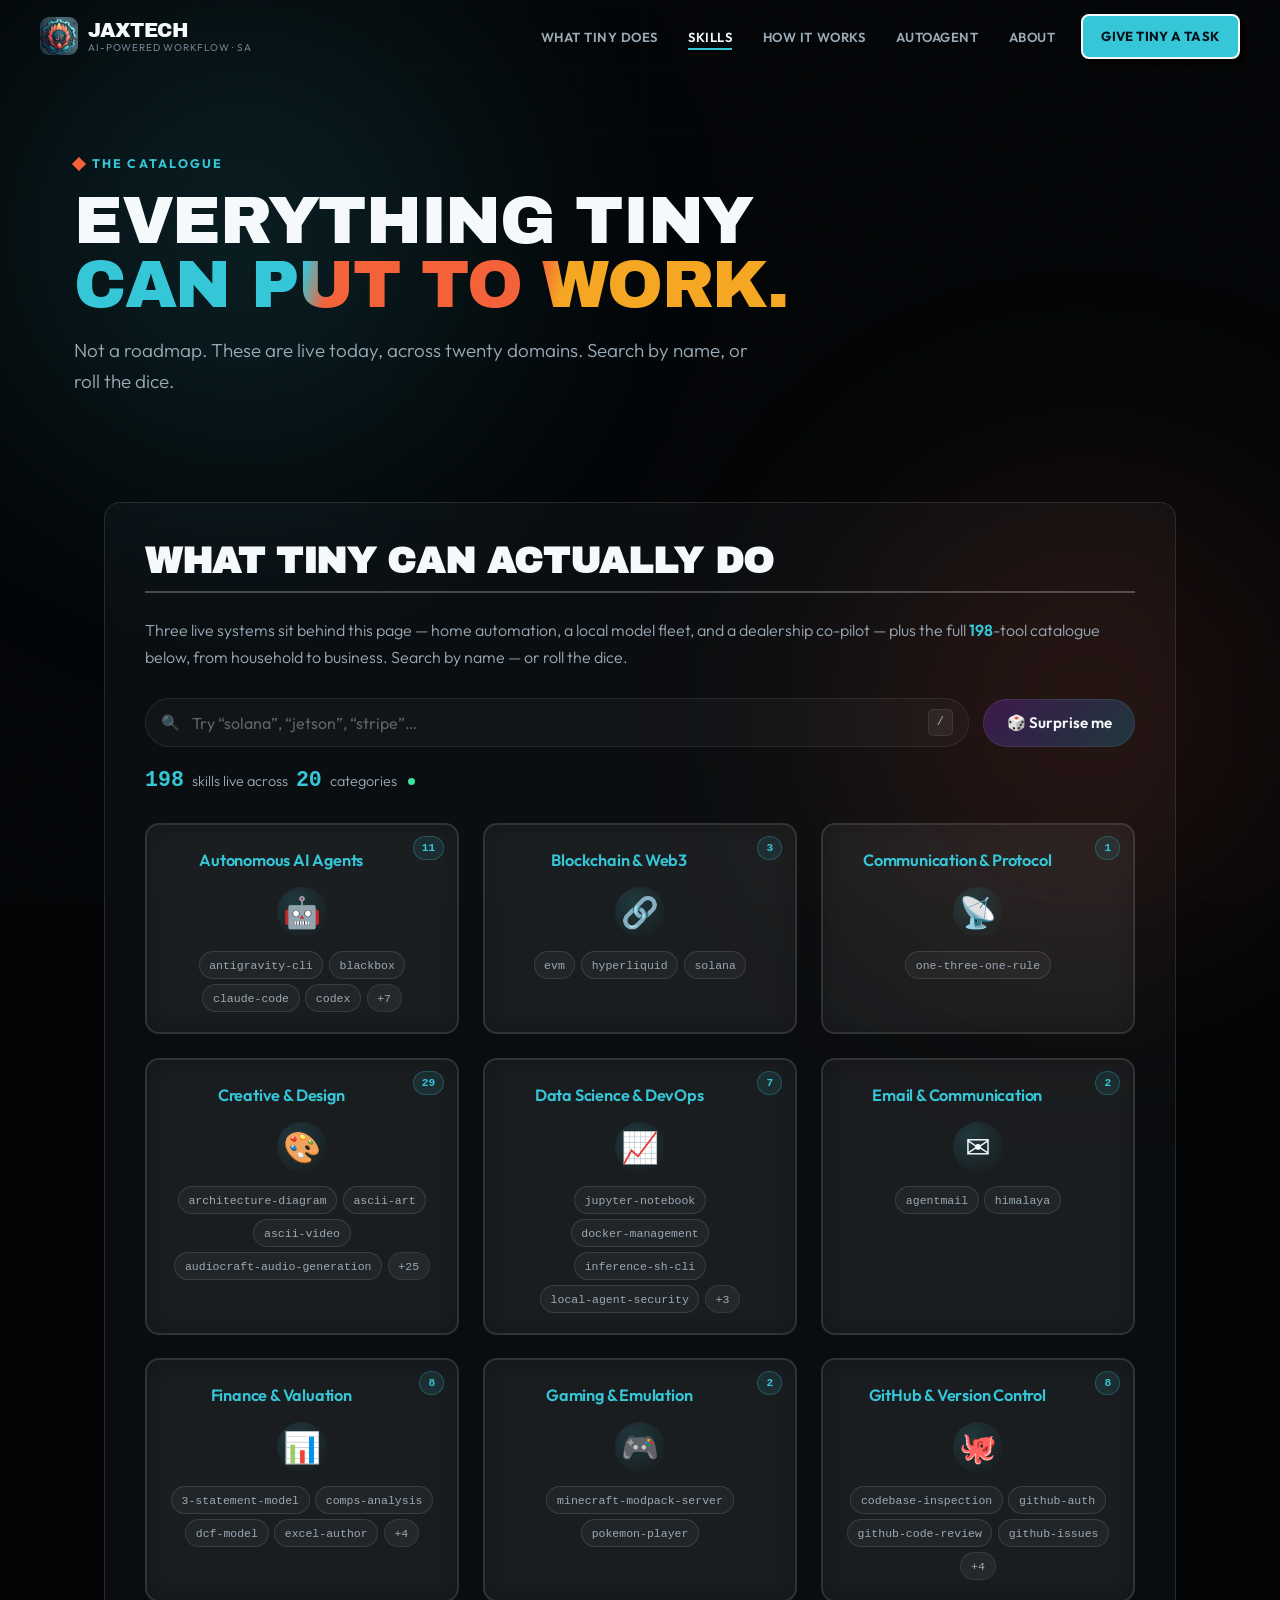
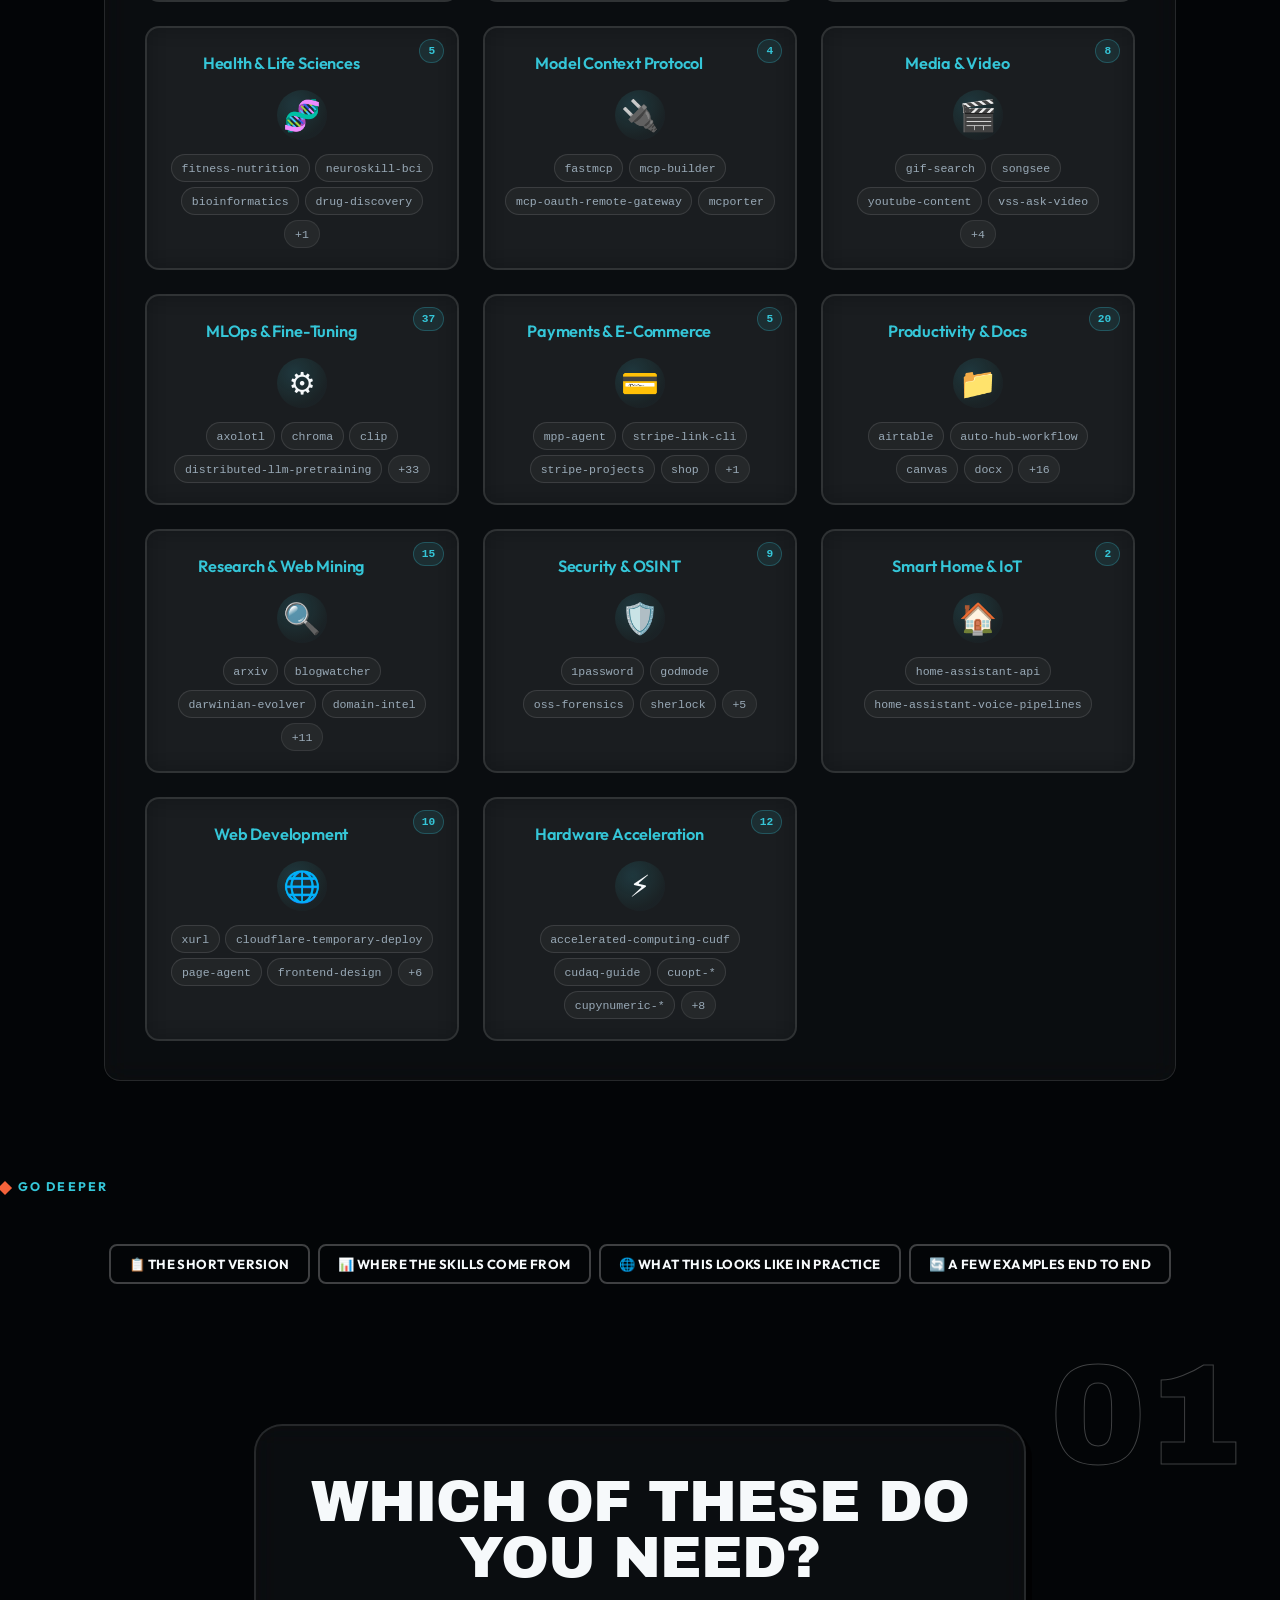
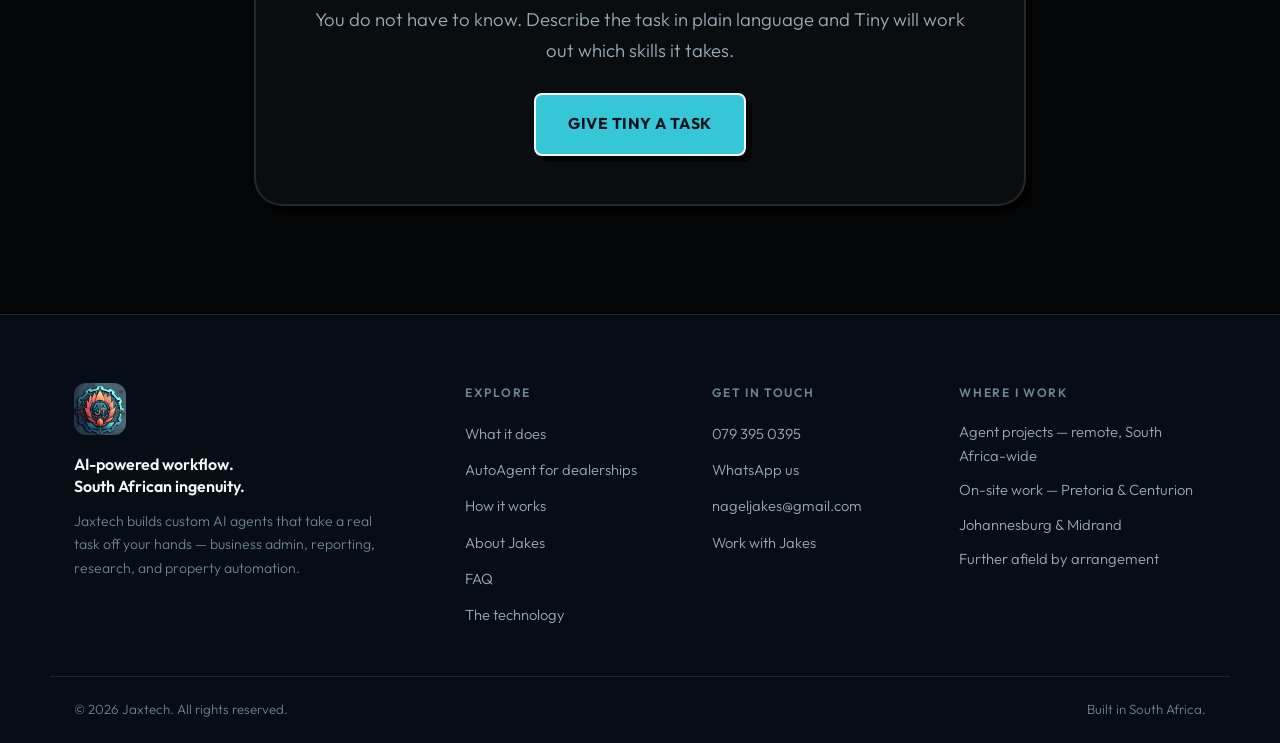
<file: skills.html>
<!DOCTYPE html>
<html lang="en-ZA">
<head>
<meta charset="UTF-8">
<meta name="viewport" content="width=device-width, initial-scale=1.0">

<title>Skills — 198 Things Tiny Can Do | Jaxtech</title>
<meta name="description" content="The full catalogue of what Tiny can put to work today: 198 skills across 20 domains, from research and finance to security, design and smart home. Search it.">
<link rel="canonical" href="https://nageljakes.github.io/jaxtechweb/skills.html">

<meta property="og:type" content="website">
<meta property="og:site_name" content="Jaxtech">
<meta property="og:title" content="Skills — 198 Things Tiny Can Do | Jaxtech">
<meta property="og:description" content="The full catalogue of what Tiny can put to work today: 198 skills across 20 domains, from research and finance to security, design and smart home. Search it.">
<meta property="og:url" content="https://nageljakes.github.io/jaxtechweb/skills.html">
<meta property="og:image" content="https://nageljakes.github.io/jaxtechweb/assets/og-image.jpg">
<meta property="og:locale" content="en_ZA">
<meta name="twitter:card" content="summary_large_image">
<meta name="twitter:title" content="Skills — 198 Things Tiny Can Do | Jaxtech">
<meta name="twitter:description" content="The full catalogue of what Tiny can put to work today: 198 skills across 20 domains, from research and finance to security, design and smart home. Search it.">
<meta name="twitter:image" content="https://nageljakes.github.io/jaxtechweb/assets/og-image.jpg">
<meta name="theme-color" content="#030507">

<link rel="icon" type="image/png" sizes="32x32" href="assets/favicon-32.png">
<link rel="apple-touch-icon" href="assets/apple-touch-icon.png">

<link rel="preconnect" href="https://fonts.googleapis.com">
<link rel="preconnect" href="https://fonts.gstatic.com" crossorigin>
<link href="https://fonts.googleapis.com/css2?family=Archivo+Black&family=Outfit:wght@300;400;500;600;700;800&display=swap" rel="stylesheet">
<link rel="stylesheet" href="styles.css?v=29">
<script>document.documentElement.className += ' js';</script>
</head>
<body>

<div class="bg-glow one" aria-hidden="true"></div>
<div class="bg-glow two" aria-hidden="true"></div>
<div class="bg-grid" aria-hidden="true"></div>
<div class="bg-noise" aria-hidden="true"></div>

<a class="skip-link" href="index.html#enquire">Skip to enquiry form</a>
<!-- ══ NAV ══ -->
<nav class="nav" id="nav">
  <a class="nav-brand" href="index.html">
    <img src="assets/jaxtech-mark.png" alt="" width="38" height="38">
    <span class="nav-brand-text">Jaxtech<small>AI-powered workflow · SA</small></span>
  </a>
  <ul class="nav-links" id="nav-links">
    <li><a href="what-tiny-does.html">What Tiny does</a></li>
    <li><a href="skills.html" aria-current="page">Skills</a></li>
    <li><a href="platform.html">How it works</a></li>
    <li><a href="autoagent.html">AutoAgent</a></li>
    <li><a href="about.html">About</a></li>
  </ul>
  <a href="index.html#tiny-chat" class="btn btn-primary btn-sm nav-cta" data-track="nav_cta">Give Tiny a task</a>
  <button class="nav-toggle" id="nav-toggle" aria-label="Open menu" aria-expanded="false"><span></span><span></span><span></span></button>
</nav>

<header class="page-head">
  <div class="wrap">
    <p class="kicker reveal">The catalogue</p>
    <h1 class="reveal">Everything Tiny<br><span class="grad">can put to work.</span></h1>
    <p class="lede reveal">Not a roadmap. These are live today, across twenty domains. Search by name, or roll the dice.</p>
  </div>
</header>
<div id="hermes">
    <main class="report-container">
        <!-- REMOVED: exec -->

        <!-- REMOVED: metrics -->

        <!-- REMOVED: domains -->

        <section class="report-section glass">
            <h2>What Tiny can actually do</h2>
            <p style="color: var(--text-muted); margin-bottom: 1rem;">Three live systems sit behind this page — home automation, a local model fleet, and a dealership co-pilot — plus the full <strong style="color: var(--accent-secondary);" id="skills-total-inline">198</strong>-tool catalogue below, from household to business. Search by name &mdash; or roll the dice.</p>

            <div class="skills-toolbar" id="skills-toolbar" hidden>
                <div class="skills-search-wrap">
                    <span class="skills-search-icon" aria-hidden="true">🔍</span>
                    <input type="search" id="skill-search" placeholder="Try &ldquo;solana&rdquo;, &ldquo;jetson&rdquo;, &ldquo;stripe&rdquo;&hellip;" autocomplete="off" spellcheck="false" aria-label="Search skills">
                    <kbd class="skills-kbd" aria-hidden="true">/</kbd>
                    <button type="button" class="skills-clear" id="skill-clear" aria-label="Clear search">&times;</button>
                </div>
                <button type="button" class="skills-dice" id="skill-dice">
                    <span class="dice-face" aria-hidden="true">&#127922;</span> Surprise me
                </button>
            </div>

            <div class="skills-meter" id="skills-meter" hidden>
                <span class="meter-num" id="skill-count">0</span>
                <span class="meter-label">skills live across</span>
                <span class="meter-num" id="cat-count">0</span>
                <span class="meter-label">categories</span>
                <span class="meter-pulse" aria-hidden="true"></span>
            </div>

            <p class="skills-empty" id="skills-empty" hidden>
                Nothing matches <strong id="skills-empty-term"></strong> &mdash; yet.
                <button type="button" class="skills-reset" id="skills-reset">Show everything</button>
            </p>

            <div class="skills-grid" id="skills-grid">
                <div class="skill-category" data-modal="skill_agents">
                    <h3>Autonomous AI Agents</h3>
                    <div class="skill-icon">🤖</div>
                </div>
                <div class="skill-category" data-modal="skill_blockchain">
                    <h3>Blockchain & Web3</h3>
                    <div class="skill-icon">🔗</div>
                </div>
                <div class="skill-category" data-modal="skill_comm">
                    <h3>Communication & Protocol</h3>
                    <div class="skill-icon">📡</div>
                </div>
                <div class="skill-category" data-modal="skill_design">
                    <h3>Creative & Design</h3>
                    <div class="skill-icon">🎨</div>
                </div>
                <div class="skill-category" data-modal="skill_data">
                    <h3>Data Science & DevOps</h3>
                    <div class="skill-icon">📈</div>
                </div>
                <div class="skill-category" data-modal="skill_email">
                    <h3>Email & Communication</h3>
                    <div class="skill-icon">✉️</div>
                </div>
                <div class="skill-category" data-modal="skill_finance">
                    <h3>Finance & Valuation</h3>
                    <div class="skill-icon">📊</div>
                </div>
                <div class="skill-category" data-modal="skill_gaming">
                    <h3>Gaming & Emulation</h3>
                    <div class="skill-icon">🎮</div>
                </div>
                <div class="skill-category" data-modal="skill_git">
                    <h3>GitHub & Version Control</h3>
                    <div class="skill-icon">🐙</div>
                </div>
                <div class="skill-category" data-modal="skill_health">
                    <h3>Health & Life Sciences</h3>
                    <div class="skill-icon">🧬</div>
                </div>
                <div class="skill-category" data-modal="skill_mcp">
                    <h3>Model Context Protocol</h3>
                    <div class="skill-icon">🔌</div>
                </div>
                <div class="skill-category" data-modal="skill_media">
                    <h3>Media & Video</h3>
                    <div class="skill-icon">🎬</div>
                </div>
                <div class="skill-category" data-modal="skill_mlops">
                    <h3>MLOps & Fine-Tuning</h3>
                    <div class="skill-icon">⚙️</div>
                </div>
                <div class="skill-category" data-modal="skill_pay">
                    <h3>Payments & E-Commerce</h3>
                    <div class="skill-icon">💳</div>
                </div>
                <div class="skill-category" data-modal="skill_prod">
                    <h3>Productivity & Docs</h3>
                    <div class="skill-icon">📁</div>
                </div>
                <div class="skill-category" data-modal="skill_research">
                    <h3>Research & Web Mining</h3>
                    <div class="skill-icon">🔍</div>
                </div>
                <div class="skill-category" data-modal="skill_sec">
                    <h3>Security & OSINT</h3>
                    <div class="skill-icon">🛡️</div>
                </div>
                <div class="skill-category" data-modal="skill_iot">
                    <h3>Smart Home & IoT</h3>
                    <div class="skill-icon">🏠</div>
                </div>
                <div class="skill-category" data-modal="skill_web">
                    <h3>Web Development</h3>
                    <div class="skill-icon">🌐</div>
                </div>
                <div class="skill-category" data-modal="skill_hw">
                    <h3>Hardware Acceleration</h3>
                    <div class="skill-icon">⚡</div>
                </div>
            </div>
        </section>

        <!-- REMOVED: workflows -->
    </main>

</div>
<p class="kicker reveal" style="text-align: center; margin-top: 2rem;">Go deeper</p>
<div class="info-buttons" style="display: flex; gap: 0.5rem; flex-wrap: wrap; justify-content: center; margin: 2rem 0;">
    <button class="btn btn-ghost btn-sm" data-modal="modal_exec">📋 The short version</button>
    <button class="btn btn-ghost btn-sm" data-modal="modal_metrics">📊 Where the skills come from</button>
    <button class="btn btn-ghost btn-sm" data-modal="modal_domains">🌐 What this looks like in practice</button>
    <button class="btn btn-ghost btn-sm" data-modal="modal_workflows">🔄 A few examples end to end</button>
</div>

<section class="section">
  <div class="wrap wrap-narrow">
    <div class="endcta glass reveal">
      <h2 class="h2">Which of these do you need?</h2>
      <p class="lede" style="margin-inline:auto;margin-bottom:1.7rem">You do not have to know. Describe the task in plain language and Tiny will work out which skills it takes.</p>
      <a href="index.html#tiny-chat" class="btn btn-primary btn-lg">Give Tiny a task</a>
    </div>
  </div>
</section>
<!-- ══ FOOTER ══ -->
<footer class="footer">
  <div class="wrap footer-grid">
    <div class="footer-brand">
      <img src="assets/jaxtech-mark.png" alt="Jaxtech" width="52" height="52">
      <p class="footer-tag">AI-powered workflow.<br>South African ingenuity.</p>
      <p class="footer-desc">Jaxtech builds custom AI agents that take a real task off your hands — business admin, reporting, research, and property automation.</p>
    </div>
    <div class="footer-col">
      <h3>Explore</h3>
      <ul>
        <li><a href="#hermes">What it does</a></li>
        <li><a href="autoagent.html">AutoAgent for dealerships</a></li>
        <li><a href="platform.html">How it works</a></li>
        <li><a href="about.html">About Jakes</a></li>
        <li><a href="about.html#faq">FAQ</a></li>
        <li><a href="platform.html">The technology</a></li>
      </ul>
    </div>
    <div class="footer-col">
      <h3>Get in touch</h3>
      <ul>
        <li><a href="#" class="js-tel">079 395 0395</a></li>
        <li><a href="#" class="js-whatsapp">WhatsApp us</a></li>
        <li><a href="#" class="js-mail">nageljakes@gmail.com</a></li>
        <li><a href="index.html#enquire">Work with Jakes</a></li>
      </ul>
    </div>
    <div class="footer-col">
      <h3>Where I work</h3>
      <ul class="plain">
        <li>Agent projects — remote, South Africa-wide</li>
        <li>On-site work — Pretoria &amp; Centurion</li>
        <li>Johannesburg &amp; Midrand</li>
        <li>Further afield by arrangement</li>
      </ul>
    </div>
  </div>
  <div class="footer-bar wrap">
    <p>&copy; <span id="year">2026</span> Jaxtech. All rights reserved.</p>
    <p>Built in South Africa.</p>
  </div>
</footer>
<!-- ══ STICKY MOBILE ACTION BAR ══ -->
<div class="mobile-bar" id="mobile-bar">
  <a href="#" class="mb-btn js-whatsapp" data-track="mobile_whatsapp"><span>💬</span>WhatsApp</a>
  <a href="#" class="mb-btn js-tel" data-track="mobile_call"><span>📞</span>Call</a>
  <a href="index.html#enquire" class="mb-btn mb-primary" data-track="mobile_enquire"><span>✦</span>Enquire</a>
</div>

<script src="https://challenges.cloudflare.com/turnstile/v0/api.js" async defer></script>
<script src="modals.js?v=21"></script>
<script src="script.js?v=22"></script>
<div class="modal-overlay" id="detail-modal">
        <div class="modal-content">
            <button class="modal-close" onclick="closeModal()">&times;</button>
            <div class="modal-header">
                <div class="modal-icon" id="modal-icon">🎛️</div>
                <h3 class="modal-title" id="modal-title">Unified Control</h3>
            </div>
            <div class="modal-body" id="modal-body">
            </div>
        </div>
    </div>

    
</body>
</html>
</file>
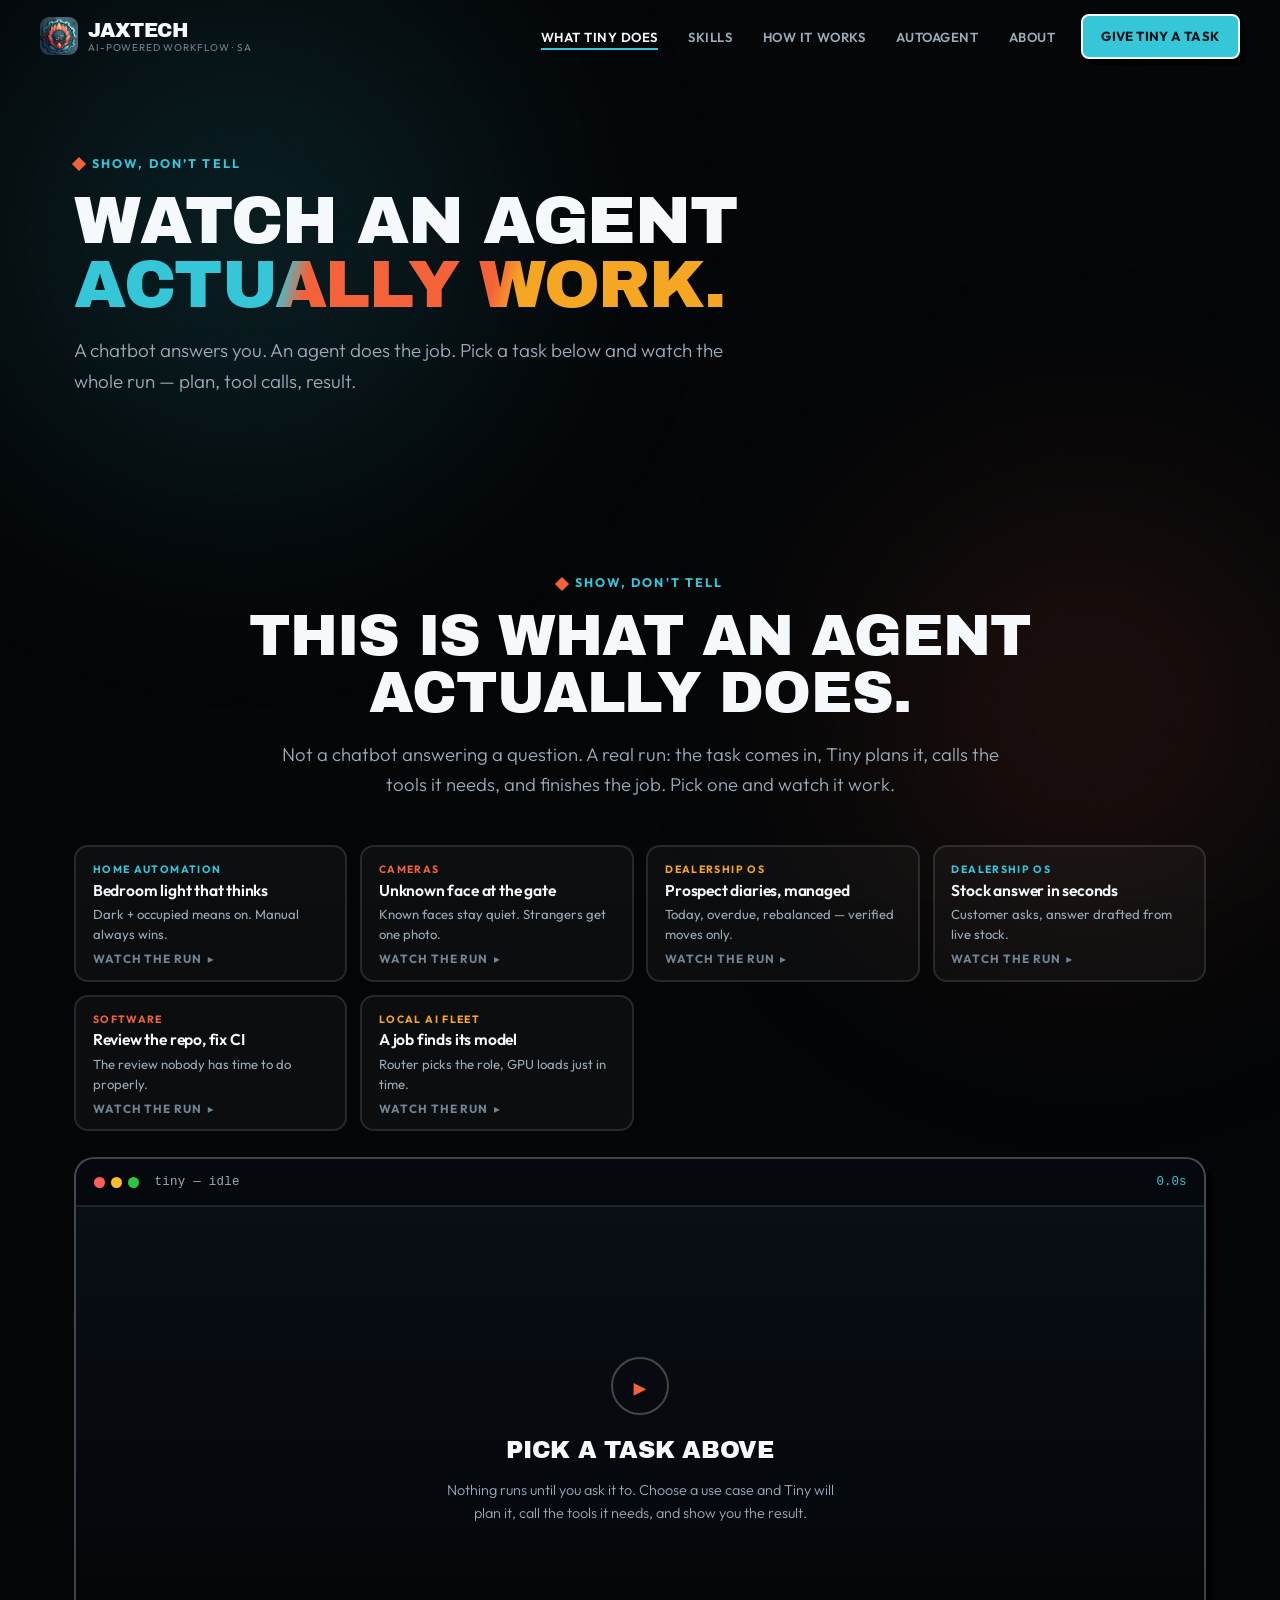
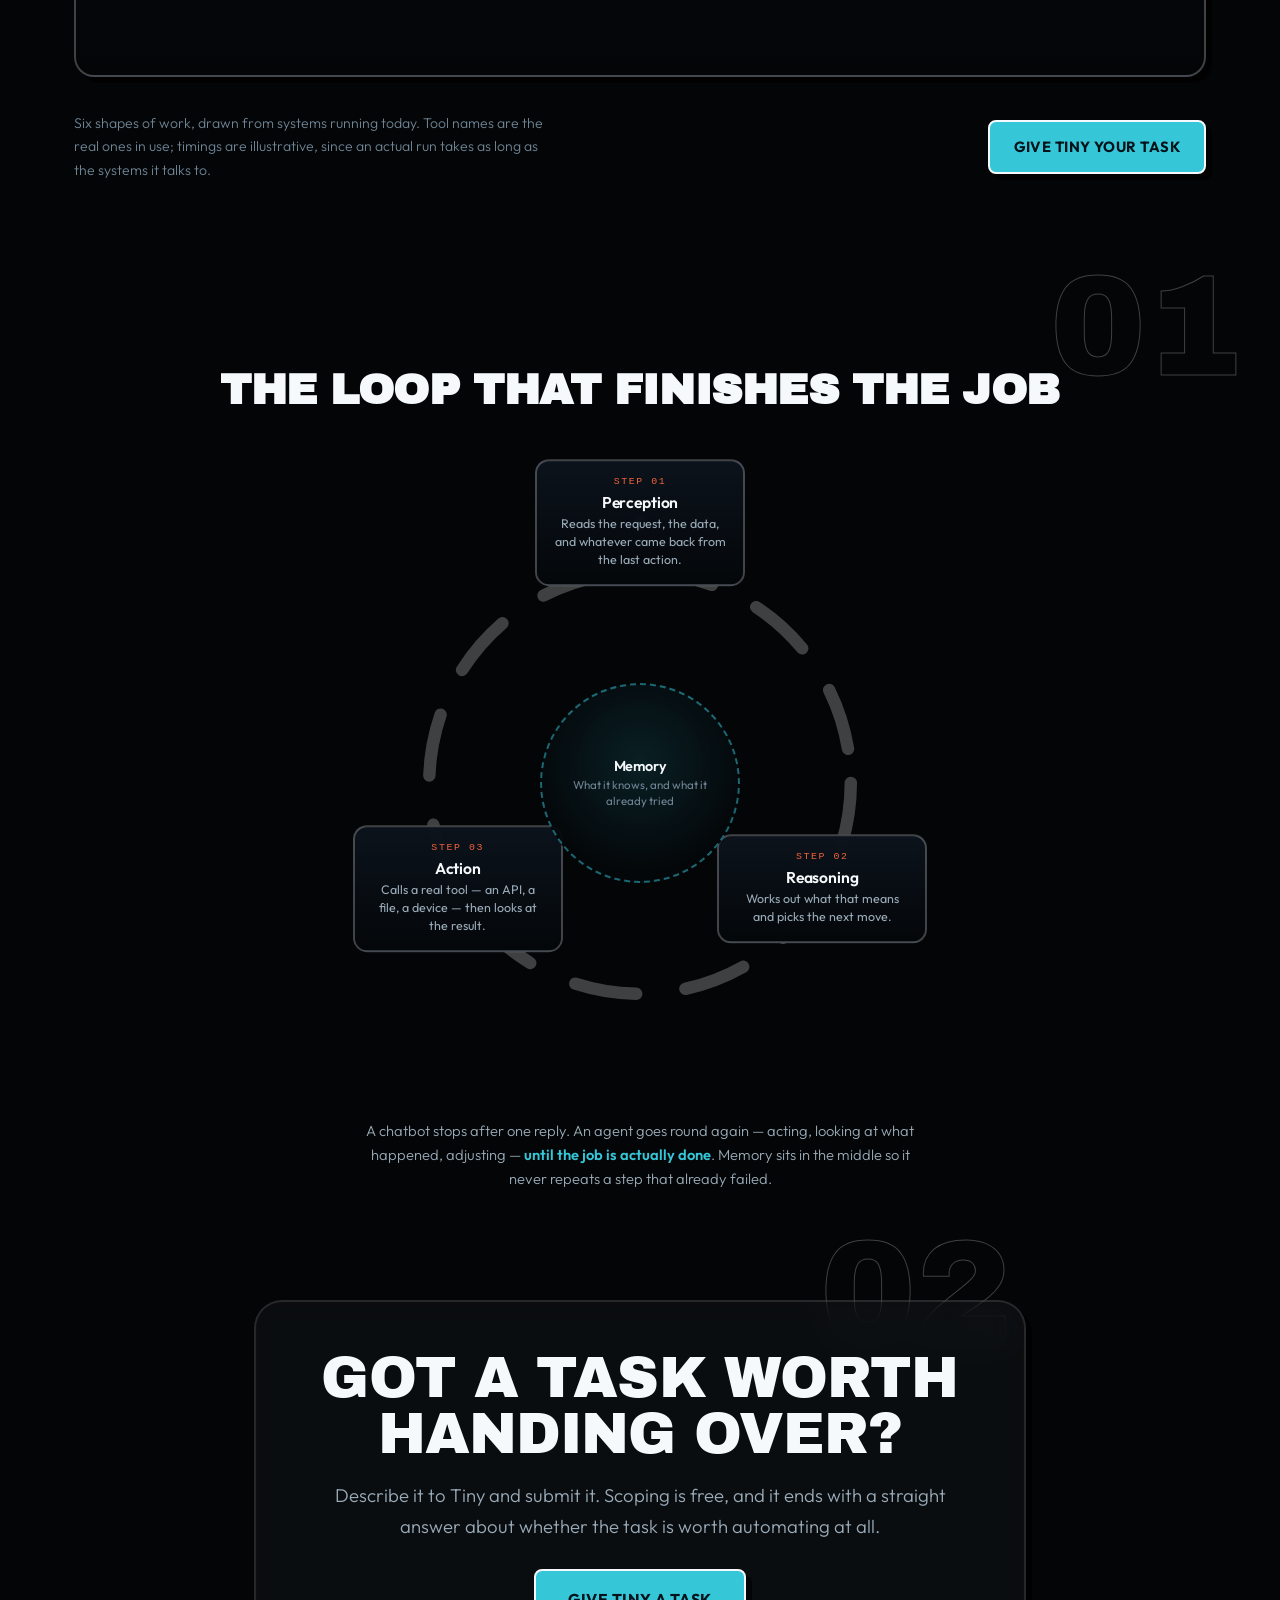
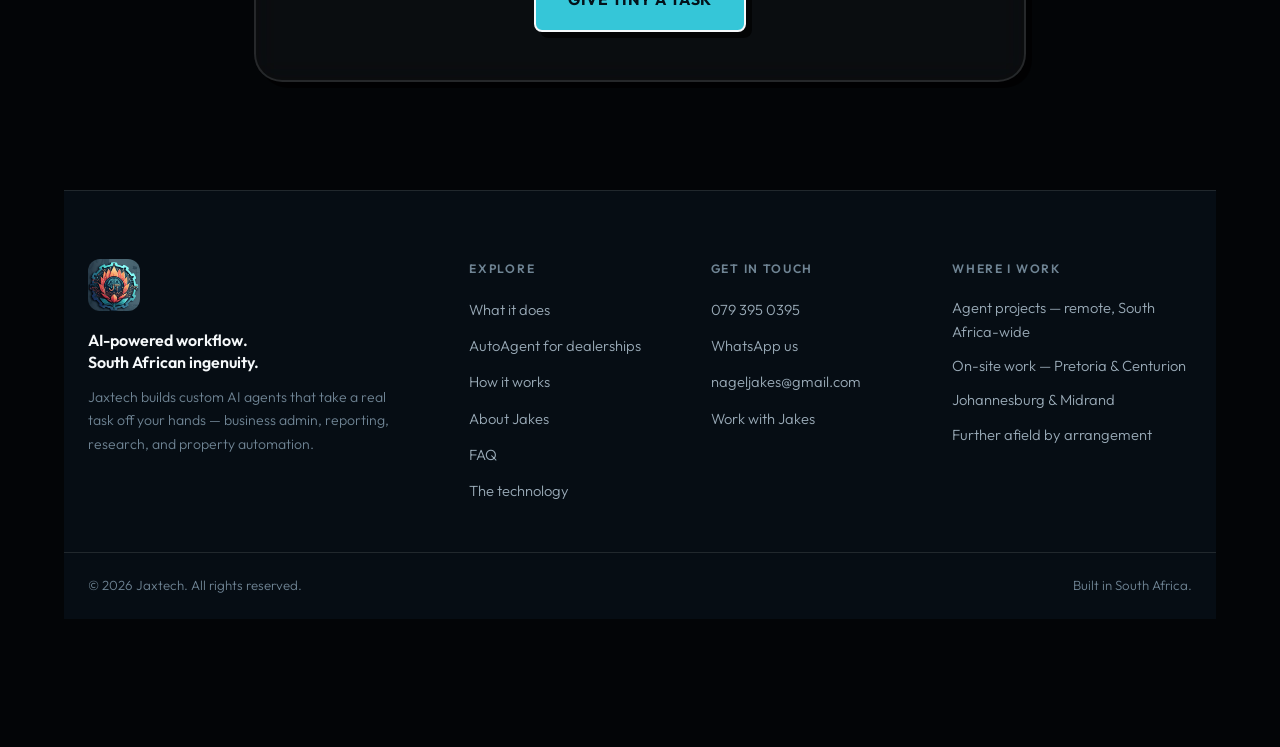
<file: what-tiny-does.html>
<!DOCTYPE html>
<html lang="en-ZA">
<head>
<meta charset="UTF-8">
<meta name="viewport" content="width=device-width, initial-scale=1.0">

<title>What Tiny Does — Watch an AI Agent Work | Jaxtech</title>
<meta name="description" content="Watch a real agent run end to end: the task arrives, Tiny plans it, calls the tools it needs and finishes the job. Six worked examples from this homelab.">
<link rel="canonical" href="https://nageljakes.github.io/jaxtechweb/what-tiny-does.html">

<meta property="og:type" content="website">
<meta property="og:site_name" content="Jaxtech">
<meta property="og:title" content="What Tiny Does — Watch an AI Agent Work | Jaxtech">
<meta property="og:description" content="Watch a real agent run end to end: the task arrives, Tiny plans it, calls the tools it needs and finishes the job. Six worked examples from this homelab.">
<meta property="og:url" content="https://nageljakes.github.io/jaxtechweb/what-tiny-does.html">
<meta property="og:image" content="https://nageljakes.github.io/jaxtechweb/assets/og-image.jpg">
<meta property="og:locale" content="en_ZA">
<meta name="twitter:card" content="summary_large_image">
<meta name="twitter:title" content="What Tiny Does — Watch an AI Agent Work | Jaxtech">
<meta name="twitter:description" content="Watch a real agent run end to end: the task arrives, Tiny plans it, calls the tools it needs and finishes the job. Six worked examples from this homelab.">
<meta name="twitter:image" content="https://nageljakes.github.io/jaxtechweb/assets/og-image.jpg">
<meta name="theme-color" content="#030507">

<link rel="icon" type="image/png" sizes="32x32" href="assets/favicon-32.png">
<link rel="apple-touch-icon" href="assets/apple-touch-icon.png">

<link rel="preconnect" href="https://fonts.googleapis.com">
<link rel="preconnect" href="https://fonts.gstatic.com" crossorigin>
<link href="https://fonts.googleapis.com/css2?family=Archivo+Black&family=Outfit:wght@300;400;500;600;700;800&display=swap" rel="stylesheet">
<link rel="stylesheet" href="styles.css?v=29">
<script>document.documentElement.className += ' js';</script>
</head>
<body>

<div class="bg-glow one" aria-hidden="true"></div>
<div class="bg-glow two" aria-hidden="true"></div>
<div class="bg-grid" aria-hidden="true"></div>
<div class="bg-noise" aria-hidden="true"></div>

<a class="skip-link" href="index.html#enquire">Skip to enquiry form</a>
<!-- ══ NAV ══ -->
<nav class="nav" id="nav">
  <a class="nav-brand" href="index.html">
    <img src="assets/jaxtech-mark.png" alt="" width="38" height="38">
    <span class="nav-brand-text">Jaxtech<small>AI-powered workflow · SA</small></span>
  </a>
  <ul class="nav-links" id="nav-links">
    <li><a href="what-tiny-does.html" aria-current="page">What Tiny does</a></li>
    <li><a href="skills.html">Skills</a></li>
    <li><a href="platform.html">How it works</a></li>
    <li><a href="autoagent.html">AutoAgent</a></li>
    <li><a href="about.html">About</a></li>
  </ul>
  <a href="index.html#tiny-chat" class="btn btn-primary btn-sm nav-cta" data-track="nav_cta">Give Tiny a task</a>
  <button class="nav-toggle" id="nav-toggle" aria-label="Open menu" aria-expanded="false"><span></span><span></span><span></span></button>
</nav>

<header class="page-head">
  <div class="wrap">
    <p class="kicker reveal">Show, don’t tell</p>
    <h1 class="reveal">Watch an agent<br><span class="grad">actually work.</span></h1>
    <p class="lede reveal">A chatbot answers you. An agent does the job. Pick a task below and watch the whole run — plan, tool calls, result.</p>
  </div>
</header>
<!-- ══ AGENT RUN SHOWCASE ══ -->
<section class="runshow" id="watch">
  <div class="wrap">
    <div class="runshow-head">
      <p class="kicker reveal">Show, don't tell</p>
      <h2 class="h2 reveal">This is what an agent actually does.</h2>
      <p class="lede reveal">Not a chatbot answering a question. A real run: the task comes in, Tiny plans it, calls the tools it needs, and finishes the job. Pick one and watch it work.</p>
    </div>

    <div class="run-menu" id="run-menu">
      <button class="run-card" data-run="0" style="--card-accent: var(--teal)">
        <span class="run-card-tag">Home automation</span>
        <b>Bedroom light that thinks</b>
        <span class="run-card-pain">Dark + occupied means on. Manual always wins.</span>
        <span class="run-card-go">Watch the run</span>
      </button>
      <button class="run-card" data-run="1" style="--card-accent: var(--coral)">
        <span class="run-card-tag">Cameras</span>
        <b>Unknown face at the gate</b>
        <span class="run-card-pain">Known faces stay quiet. Strangers get one photo.</span>
        <span class="run-card-go">Watch the run</span>
      </button>
      <button class="run-card" data-run="2" style="--card-accent: var(--amber)">
        <span class="run-card-tag">Dealership OS</span>
        <b>Prospect diaries, managed</b>
        <span class="run-card-pain">Today, overdue, rebalanced — verified moves only.</span>
        <span class="run-card-go">Watch the run</span>
      </button>
      <button class="run-card" data-run="3" style="--card-accent: var(--teal)">
        <span class="run-card-tag">Dealership OS</span>
        <b>Stock answer in seconds</b>
        <span class="run-card-pain">Customer asks, answer drafted from live stock.</span>
        <span class="run-card-go">Watch the run</span>
      </button>
      <button class="run-card" data-run="4" style="--card-accent: var(--coral)">
        <span class="run-card-tag">Software</span>
        <b>Review the repo, fix CI</b>
        <span class="run-card-pain">The review nobody has time to do properly.</span>
        <span class="run-card-go">Watch the run</span>
      </button>
      <button class="run-card" data-run="5" style="--card-accent: var(--amber)">
        <span class="run-card-tag">Local AI fleet</span>
        <b>A job finds its model</b>
        <span class="run-card-pain">Router picks the role, GPU loads just in time.</span>
        <span class="run-card-go">Watch the run</span>
      </button>
    </div>

    <div class="run-panel" id="run-panel" aria-live="polite">
      <div class="run-bar">
        <span class="run-dots" aria-hidden="true"><i></i><i></i><i></i></span>
        <span class="run-bar-title" id="run-bar-title">tiny — idle</span>
        <span class="run-clock" id="run-clock">0.0s</span>
      </div>

      <div class="run-idle" id="run-idle">
        <div class="run-idle-mark" aria-hidden="true">▸</div>
        <p class="run-idle-title">Pick a task above</p>
        <p class="run-idle-sub">Nothing runs until you ask it to. Choose a use case and Tiny will plan it, call the tools it needs, and show you the result.</p>
      </div>

      <div class="run-body" id="run-body" hidden>
        <div class="run-block">
          <p class="run-label">Task</p>
          <p class="run-task" id="run-task"></p>
        </div>
        <div class="run-block">
          <p class="run-label">Plan <span class="run-count" id="run-stepcount"></span></p>
          <ol class="run-steps" id="run-steps"></ol>
        </div>
        <div class="run-block">
          <p class="run-label">Tool calls</p>
          <div class="run-tools" id="run-tools"></div>
        </div>
        <div class="run-result" id="run-result">
          <b id="run-result-title"></b>
          <span id="run-result-body"></span>
        </div>
      </div>
    </div>

    <div class="run-foot">
      <p>Six shapes of work, drawn from systems running today. Tool names are the real ones in use; timings are illustrative, since an actual run takes as long as the systems it talks to.</p>
      <a href="index.html#tiny-chat" class="btn btn-primary" data-track="runshow_cta">Give Tiny your task</a>
    </div>
  </div>
</section>
<section class="architecture" id="architecture">
        <h2 class="section-title">The loop that finishes the job</h2>
        <div class="arch-container loop-wrap">
            <div class="loop-stage">
                <svg class="loop-ring" viewBox="0 0 100 100" aria-hidden="true" focusable="false">
                    <circle cx="50" cy="50" r="34"></circle>
                </svg>
                <div class="loop-orbit" aria-hidden="true"><span class="loop-pulse"></span></div>

                <button type="button" class="loop-node at-perceive" id="node-perception" data-modal="arch_perception">
                    <span class="loop-step">Step 01</span>
                    <h3>Perception</h3>
                    <p>Reads the request, the data, and whatever came back from the last action.</p>
                </button>

                <button type="button" class="loop-node at-plan" id="node-brain" data-modal="arch_brain">
                    <span class="loop-step">Step 02</span>
                    <h3>Reasoning</h3>
                    <p>Works out what that means and picks the next move.</p>
                </button>

                <button type="button" class="loop-node at-act" id="node-tools" data-modal="arch_tools">
                    <span class="loop-step">Step 03</span>
                    <h3>Action</h3>
                    <p>Calls a real tool — an API, a file, a device — then looks at the result.</p>
                </button>

                <button type="button" class="loop-core" id="node-memory" data-modal="arch_memory">
                    <h3>Memory</h3>
                    <p>What it knows, and what it already tried</p>
                </button>
            </div>

            <p class="loop-caption">A chatbot stops after one reply. An agent goes round again — acting, looking at what happened, adjusting — <strong>until the job is actually done</strong>. Memory sits in the middle so it never repeats a step that already failed.</p>
        </div>

<section class="section">
  <div class="wrap wrap-narrow">
    <div class="endcta glass reveal">
      <h2 class="h2">Got a task worth handing over?</h2>
      <p class="lede" style="margin-inline:auto;margin-bottom:1.7rem">Describe it to Tiny and submit it. Scoping is free, and it ends with a straight answer about whether the task is worth automating at all.</p>
      <a href="index.html#tiny-chat" class="btn btn-primary btn-lg">Give Tiny a task</a>
    </div>
  </div>
</section>
<!-- ══ FOOTER ══ -->
<footer class="footer">
  <div class="wrap footer-grid">
    <div class="footer-brand">
      <img src="assets/jaxtech-mark.png" alt="Jaxtech" width="52" height="52">
      <p class="footer-tag">AI-powered workflow.<br>South African ingenuity.</p>
      <p class="footer-desc">Jaxtech builds custom AI agents that take a real task off your hands — business admin, reporting, research, and property automation.</p>
    </div>
    <div class="footer-col">
      <h3>Explore</h3>
      <ul>
        <li><a href="skills.html">What it does</a></li>
        <li><a href="autoagent.html">AutoAgent for dealerships</a></li>
        <li><a href="platform.html">How it works</a></li>
        <li><a href="about.html">About Jakes</a></li>
        <li><a href="about.html#faq">FAQ</a></li>
        <li><a href="platform.html">The technology</a></li>
      </ul>
    </div>
    <div class="footer-col">
      <h3>Get in touch</h3>
      <ul>
        <li><a href="#" class="js-tel">079 395 0395</a></li>
        <li><a href="#" class="js-whatsapp">WhatsApp us</a></li>
        <li><a href="#" class="js-mail">nageljakes@gmail.com</a></li>
        <li><a href="index.html#enquire">Work with Jakes</a></li>
      </ul>
    </div>
    <div class="footer-col">
      <h3>Where I work</h3>
      <ul class="plain">
        <li>Agent projects — remote, South Africa-wide</li>
        <li>On-site work — Pretoria &amp; Centurion</li>
        <li>Johannesburg &amp; Midrand</li>
        <li>Further afield by arrangement</li>
      </ul>
    </div>
  </div>
  <div class="footer-bar wrap">
    <p>&copy; <span id="year">2026</span> Jaxtech. All rights reserved.</p>
    <p>Built in South Africa.</p>
  </div>
</footer>
<!-- ══ STICKY MOBILE ACTION BAR ══ -->
<div class="mobile-bar" id="mobile-bar">
  <a href="#" class="mb-btn js-whatsapp" data-track="mobile_whatsapp"><span>💬</span>WhatsApp</a>
  <a href="#" class="mb-btn js-tel" data-track="mobile_call"><span>📞</span>Call</a>
  <a href="index.html#enquire" class="mb-btn mb-primary" data-track="mobile_enquire"><span>✦</span>Enquire</a>
</div>

<script src="https://challenges.cloudflare.com/turnstile/v0/api.js" async defer></script>
<script src="modals.js?v=21"></script>
<script src="script.js?v=22"></script>
<div class="modal-overlay" id="detail-modal">
        <div class="modal-content">
            <button class="modal-close" onclick="closeModal()">&times;</button>
            <div class="modal-header">
                <div class="modal-icon" id="modal-icon">🎛️</div>
                <h3 class="modal-title" id="modal-title">Unified Control</h3>
            </div>
            <div class="modal-body" id="modal-body">
            </div>
        </div>
    </div>

    
</body>
</html>
</file>
<file: styles.css>
/* ============================================================
   JAXTECH — Design System v1.0
   Palette sampled from the Jaxtech protea mark:
   teal, coral, amber on deep navy.
   ============================================================ */

:root {
  /* Brand */
  --teal:        #35c6d8;
  --teal-deep:   #1c8fa3;
  --coral:       #f4623a;
  --coral-soft:  #ff8360;
  --amber:       #f5a623;

  /* Surfaces — pushed toward true black for higher contrast, raw-poster feel */
  --bg:          #030507;
  --bg-alt:      #080d13;
  --surface:     rgba(255, 255, 255, 0.035);
  --surface-2:   rgba(255, 255, 255, 0.065);
  --line:        rgba(255, 255, 255, 0.11);
  --line-strong: rgba(255, 255, 255, 0.24);

  /* Type */
  --text:        #f6f9fb;
  --muted:       #9aabb8;
  --muted-dim:   #6f8494;
  --font-display: 'Archivo Black', 'Outfit', system-ui, -apple-system, sans-serif;

  /* Motion & shape */
  --r-sm: 8px;
  --r:    14px;
  --r-lg: 20px;
  --r-xl: 28px;
  --ease: cubic-bezier(.22, 1, .36, 1);
  --shadow: 0 24px 60px rgba(0, 0, 0, .55);
  --glow-teal: 0 0 0 1px rgba(53,198,216,.3), 0 12px 40px rgba(53,198,216,.22);

  /* Hard, unblurred offset shadows — the graphic, poster-flat accent this
     redesign uses instead of soft glow on cards, buttons and badges. */
  --hard:       6px 6px 0 rgba(0,0,0,.65);
  --hard-teal:  6px 6px 0 var(--teal);
  --hard-coral: 6px 6px 0 var(--coral);
  --hard-amber: 6px 6px 0 var(--amber);

  --maxw: 1180px;
}

*, *::before, *::after { margin: 0; padding: 0; box-sizing: border-box; }

html { scroll-behavior: smooth; scroll-padding-top: 90px; -webkit-text-size-adjust: 100%; }

body {
  font-family: 'Outfit', system-ui, -apple-system, sans-serif;
  background: var(--bg);
  color: var(--text);
  line-height: 1.65;
  font-weight: 300;
  overflow-x: hidden;
  -webkit-font-smoothing: antialiased;
}

img { max-width: 100%; display: block; height: auto; }
a { color: inherit; text-decoration: none; }
em { font-style: normal; color: var(--teal); }
strong { font-weight: 600; color: var(--text); }

::selection { background: var(--coral); color: #04121a; }

:focus-visible {
  outline: 2px solid var(--teal);
  outline-offset: 3px;
  border-radius: 4px;
}

.skip-link {
  position: absolute; top: -100px; left: 16px; z-index: 999;
  background: var(--teal); color: #04121a; padding: .7rem 1.2rem;
  border-radius: var(--r-sm); font-weight: 600;
}
.skip-link:focus { top: 16px; }

/* ── Ambient background ───────────────────────────── */
.bg-glow {
  position: fixed; z-index: -2; border-radius: 50%;
  filter: blur(90px); pointer-events: none;
}
.bg-glow.one {
  top: -18%; left: -12%; width: 62vw; height: 62vw; max-width: 900px; max-height: 900px;
  background: radial-gradient(circle, rgba(53,198,216,.16) 0%, rgba(7,13,21,0) 68%);
  animation: drift 24s ease-in-out infinite alternate;
}
.bg-glow.two {
  bottom: -20%; right: -14%; width: 58vw; height: 58vw; max-width: 820px; max-height: 820px;
  background: radial-gradient(circle, rgba(244,98,58,.13) 0%, rgba(7,13,21,0) 68%);
  animation: drift 30s ease-in-out infinite alternate-reverse;
}
@keyframes drift {
  from { transform: translate(0, 0) scale(1); }
  to   { transform: translate(6%, 8%) scale(1.12); }
}
.bg-grid {
  position: fixed; inset: 0; z-index: -3; pointer-events: none; opacity: .35;
  background-image:
    linear-gradient(rgba(255,255,255,.022) 1px, transparent 1px),
    linear-gradient(90deg, rgba(255,255,255,.022) 1px, transparent 1px);
  background-size: 64px 64px;
  mask-image: radial-gradient(ellipse 90% 60% at 50% 0%, #000 20%, transparent 75%);
  -webkit-mask-image: radial-gradient(ellipse 90% 60% at 50% 0%, #000 20%, transparent 75%);
}

/* ── Grain overlay ────────────────────────────────── */
.bg-noise {
  position: fixed; inset: 0; z-index: -1; pointer-events: none;
  opacity: .05; mix-blend-mode: overlay;
  background-image: url("data:image/svg+xml,%3Csvg xmlns='http://www.w3.org/2000/svg' width='140' height='140'%3E%3Cfilter id='n'%3E%3CfeTurbulence type='fractalNoise' baseFrequency='0.9' numOctaves='2' stitchTiles='stitch'/%3E%3C/filter%3E%3Crect width='100%25' height='100%25' filter='url(%23n)'/%3E%3C/svg%3E");
}

/* ── Marquee ticker ───────────────────────────────── */
.marquee {
  position: relative; z-index: 5;
  overflow: hidden; white-space: nowrap;
  background: var(--coral); color: #04121a;
  border-block: 2px solid var(--text);
  padding-block: .55rem;
}
.marquee-track {
  display: inline-flex; gap: 2.5rem;
  animation: marquee 26s linear infinite;
  will-change: transform;
}
.marquee span {
  display: inline-flex; align-items: center; gap: 2.5rem;
  font-family: var(--font-display); text-transform: uppercase;
  font-size: .82rem; letter-spacing: .04em;
}
.marquee span::after { content: '✦'; opacity: .6; }
@keyframes marquee {
  from { transform: translateX(0); }
  to   { transform: translateX(-50%); }
}
@media (prefers-reduced-motion: reduce) {
  .marquee-track { animation: none; }
}

/* ── Section index numbers ───────────────────────────
   A large ghost numeral behind each major section header,
   purely decorative and CSS-generated (no markup changes). */
body { counter-reset: sec; }
.section, .architecture {
  counter-increment: sec;
}
.section > .wrap, .architecture > .arch-container {
  position: relative; z-index: 1;
}
.section::before, .architecture::before {
  content: counter(sec, decimal-leading-zero);
  position: absolute; top: .2em; right: clamp(8px, 3vw, 40px);
  font-family: var(--font-display); text-transform: uppercase;
  font-size: clamp(4rem, 12vw, 9rem); line-height: 1;
  color: transparent; -webkit-text-stroke: 1px var(--line-strong);
  z-index: 0; pointer-events: none; user-select: none;
}

/* ── Glass ────────────────────────────────────────── */
.glass {
  background: var(--surface);
  backdrop-filter: blur(14px) saturate(140%);
  -webkit-backdrop-filter: blur(14px) saturate(140%);
  border: 1px solid var(--line);
}

/* ── Layout ───────────────────────────────────────── */
.wrap { width: 100%; max-width: var(--maxw); margin-inline: auto; padding-inline: 24px; }
.wrap-narrow { max-width: 820px; }
.section { padding: 108px 0; position: relative; }
.section-alt { background:
  linear-gradient(180deg, rgba(10,20,32,0) 0%, rgba(10,20,32,.75) 12%, rgba(10,20,32,.75) 88%, rgba(10,20,32,0) 100%); }

/* ── Type scale ───────────────────────────────────── */
h1 {
  font-family: var(--font-display);
  font-size: clamp(3.1rem, 8.6vw, 6.6rem);
  line-height: .96;
  font-weight: 400; /* Archivo Black only ships one weight */
  letter-spacing: -.02em;
  text-transform: uppercase;
}
.h2 {
  font-family: var(--font-display);
  font-size: clamp(2.1rem, 5vw, 3.6rem);
  line-height: .98;
  font-weight: 400;
  letter-spacing: -.015em;
  text-transform: uppercase;
  margin-bottom: 1.1rem;
  max-width: 18ch;
}
h3 { font-size: 1.24rem; font-weight: 600; letter-spacing: -.012em; }
h4 { font-size: 1rem; font-weight: 600; }

.grad {
  /* Tight holds at each color with a short blend between, rather than one
     long teal-to-coral sweep — a wide, slow blend between hues this far
     apart on the wheel reads as a muddy gray-brown across whatever text
     lands in the middle of it. */
  background: linear-gradient(104deg, var(--teal) 0%, var(--teal) 32%, var(--coral) 36%, var(--coral) 64%, var(--amber) 68%, var(--amber) 100%);
  -webkit-background-clip: text; background-clip: text;
  -webkit-text-fill-color: transparent; color: transparent;
}

.kicker {
  display: inline-flex; align-items: center; gap: .5rem;
  font-size: .78rem; font-weight: 700; letter-spacing: .17em; text-transform: uppercase;
  color: var(--teal); margin-bottom: .9rem;
}
.kicker::before {
  content: ''; width: 10px; height: 10px; background: var(--coral);
  flex: none; transform: rotate(45deg);
}
.lede {
  font-size: clamp(1.02rem, 1.55vw, 1.16rem);
  color: var(--muted); max-width: 62ch; margin-bottom: 1.1rem;
}

/* ── Buttons ──────────────────────────────────────── */
.btn {
  --btn-py: .82rem; --btn-px: 1.5rem;
  display: inline-flex; align-items: center; justify-content: center; gap: .55rem;
  padding: var(--btn-py) var(--btn-px);
  border: 2px solid transparent; border-radius: var(--r-sm);
  font-family: inherit; font-size: .92rem; font-weight: 700; letter-spacing: .03em;
  text-transform: uppercase;
  cursor: pointer; white-space: nowrap;
  transition: transform .18s var(--ease), box-shadow .18s var(--ease),
              background .18s var(--ease), border-color .18s var(--ease);
}
.btn-primary {
  background: var(--teal);
  border-color: var(--text);
  color: #04121a;
  box-shadow: var(--hard);
}
.btn-primary:hover { transform: translate(-3px, -3px); box-shadow: 9px 9px 0 rgba(0,0,0,.65); }
.btn-primary:active { transform: translate(0, 0); box-shadow: 2px 2px 0 rgba(0,0,0,.65); }
.btn-ghost {
  background: transparent; color: var(--text); border-color: var(--line-strong);
}
.btn-ghost:hover { transform: translate(-3px, -3px); border-color: var(--coral); box-shadow: 9px 9px 0 rgba(244,98,58,.3); }
.btn-ghost:active { transform: translate(0, 0); box-shadow: none; }
.btn-lg  { --btn-py: 1.05rem; --btn-px: 2rem; font-size: .98rem; }
.btn-sm  { --btn-py: .6rem;  --btn-px: 1.15rem; font-size: .82rem; }
.btn-block { display: flex; width: 100%; }

/* ── Nav ──────────────────────────────────────────── */
.nav {
  position: fixed; top: 0; left: 0; right: 0; z-index: 100;
  display: flex; align-items: center; gap: 1.6rem;
  padding: 14px clamp(16px, 4vw, 40px);
  transition: background .35s var(--ease), border-color .35s var(--ease), padding .35s var(--ease);
  border-bottom: 1px solid transparent;
}
.nav.scrolled {
  background: rgba(3,5,7,.9);
  backdrop-filter: blur(18px) saturate(150%);
  -webkit-backdrop-filter: blur(18px) saturate(150%);
  border-bottom-color: var(--line-strong);
  padding-block: 9px;
}
.nav-brand { display: flex; align-items: center; gap: .65rem; margin-right: auto; }
.nav-brand img { border-radius: 9px; }
.nav-brand-text {
  display: flex; flex-direction: column; line-height: 1.1;
  font-family: var(--font-display); font-weight: 400; font-size: 1.24rem;
  letter-spacing: -.01em; text-transform: uppercase;
}
.nav-brand-text small {
  font-family: 'Outfit', sans-serif;
  font-size: .625rem; font-weight: 400; letter-spacing: .08em;
  color: var(--muted-dim); text-transform: uppercase;
}
.nav-links { display: flex; gap: 1.9rem; list-style: none; }
.nav-links a {
  font-size: .82rem; color: var(--muted); font-weight: 600;
  letter-spacing: .04em; text-transform: uppercase;
  position: relative; transition: color .25s var(--ease);
}
.nav-links a::after {
  content: ''; position: absolute; left: 0; bottom: -5px; width: 0; height: 2px;
  background: var(--coral); transition: width .3s var(--ease);
}
.nav-links a:hover { color: var(--text); }
.nav-links a:hover::after { width: 100%; }

.nav-toggle {
  display: none; flex-direction: column; gap: 5px; background: none; border: 0;
  cursor: pointer; padding: 8px;
  position: relative; z-index: 11;
}
.nav-toggle span {
  width: 24px; height: 2px; background: var(--text); border-radius: 2px;
  transition: transform .3s var(--ease), opacity .25s var(--ease);
}
.nav-toggle[aria-expanded="true"] span:nth-child(1) { transform: translateY(7px) rotate(45deg); }
.nav-toggle[aria-expanded="true"] span:nth-child(2) { opacity: 0; }
.nav-toggle[aria-expanded="true"] span:nth-child(3) { transform: translateY(-7px) rotate(-45deg); }

/* ── Hero ─────────────────────────────────────────── */
.hero {
  min-height: 100svh;
  display: grid;
  grid-template-columns: 1.08fr .92fr;
  align-items: center;
  gap: clamp(2rem, 5vw, 4.5rem);
  max-width: var(--maxw); margin-inline: auto;
  padding: 148px 24px 90px;
}
.eyebrow {
  display: inline-flex; align-items: center; gap: .6rem;
  font-size: .76rem; color: var(--text); letter-spacing: .12em; font-weight: 700;
  text-transform: uppercase;
  background: transparent; border: 2px solid var(--line-strong);
  padding: .5rem 1rem; border-radius: var(--r-sm); margin-bottom: 1.9rem;
}
.eyebrow .dot {
  width: 7px; height: 7px; border-radius: 50%; background: var(--teal);
  box-shadow: 0 0 0 0 rgba(53,198,216,.7); animation: pulse 2.4s infinite;
}
@keyframes pulse {
  70%  { box-shadow: 0 0 0 9px rgba(53,198,216,0); }
  100% { box-shadow: 0 0 0 0 rgba(53,198,216,0); }
}
.hero-sub {
  font-size: clamp(1.06rem, 1.7vw, 1.28rem);
  color: var(--muted); max-width: 52ch; margin: 1.5rem 0 2.3rem;
}
.hero-actions { display: flex; flex-wrap: wrap; gap: .85rem; margin-bottom: 2.6rem; }
.hero-trust {
  list-style: none; display: flex; flex-wrap: wrap; gap: 1.4rem;
  font-size: .87rem; color: var(--muted-dim);
}
.hero-trust li { display: flex; align-items: center; gap: .45rem; }
.hero-trust li::before {
  content: '✓'; color: var(--teal); font-weight: 700; font-size: .95rem;
}

/* Hero visual */
.hero-visual { position: relative; display: grid; gap: 1rem; }
.hv-msg {
  font-size: .86rem; line-height: 1.5; padding: .7rem .95rem;
  border-radius: 14px; max-width: 88%;
}
.hv-msg.them {
  background: rgba(53,198,216,.12); border: 1px solid rgba(53,198,216,.2);
  border-bottom-left-radius: 4px; color: var(--text);
}
.hv-msg.me {
  background: var(--surface-2); border: 1px solid var(--line);
  border-bottom-right-radius: 4px; margin-left: auto; color: var(--muted);
}

.hv-msg.thinking {
  display: flex; align-items: center; gap: .55rem;
  color: var(--muted-dim); font-style: italic;
}
.thinking-dots { display: inline-flex; gap: 3px; flex: none; }
.thinking-dots i {
  width: 5px; height: 5px; border-radius: 50%; background: var(--teal);
  display: inline-block; animation: thinking-bounce 1.1s infinite ease-in-out;
}
.thinking-dots i:nth-child(2) { animation-delay: .15s; }
.thinking-dots i:nth-child(3) { animation-delay: .3s; }
@keyframes thinking-bounce {
  0%, 80%, 100% { transform: translateY(0); opacity: .5; }
  40%           { transform: translateY(-4px); opacity: 1; }
}

/* ── Pain grid ────────────────────────────────────── */
.pain-grid {
  display: grid; grid-template-columns: repeat(auto-fit, minmax(230px, 1fr));
  gap: 1.6rem; margin-top: 3.2rem;
}
.pain { padding-left: 1.15rem; border-left: 2px solid rgba(244,98,58,.35); }
.pain-ico { font-size: 1.55rem; margin-bottom: .6rem; }
.pain h3 { margin-bottom: .5rem; }
.pain p { font-size: .93rem; color: var(--muted); }

/* ── Pillars ──────────────────────────────────────── */
.pillars {
  display: grid; grid-template-columns: repeat(auto-fit, minmax(300px, 1fr));
  gap: 1.4rem; margin-top: 3.4rem;
}
.pillar {
  border-radius: var(--r-lg); padding: 2rem 1.85rem;
  border-width: 2px;
  transition: transform .25s var(--ease), border-color .25s var(--ease), box-shadow .25s var(--ease);
  position: relative; overflow: hidden;
}
.pillar:hover { transform: translate(-4px, -4px); border-color: var(--teal); box-shadow: var(--hard-teal); }
.pillar-ico {
  font-size: 1.9rem; width: 56px; height: 56px; display: grid; place-items: center;
  background: rgba(53,198,216,.1); border: 1px solid rgba(53,198,216,.2);
  border-radius: 16px; margin-bottom: 1.15rem;
}
.pillar h3 { margin-bottom: .65rem; }
.pillar p { font-size: .95rem; color: var(--muted); margin-bottom: 1.15rem; }

.ticks { list-style: none; display: grid; gap: .52rem; }
.ticks li {
  font-size: .88rem; color: var(--muted); padding-left: 1.5rem; position: relative;
}
.ticks li::before {
  content: '✓'; position: absolute; left: 0; top: -1px;
  color: var(--teal); font-weight: 700;
}

.more-caps {
  display: flex; flex-wrap: wrap; align-items: center; gap: .6rem;
  margin-top: 2.6rem; font-size: .86rem;
}
.more-caps span { color: var(--muted-dim); margin-right: .4rem; }
.more-caps b {
  font-weight: 400; color: var(--muted);
  background: var(--surface); border: 1px solid var(--line);
  padding: .42rem .95rem; border-radius: 999px;
}

/* ── Split (local-first) ──────────────────────────── */
.split {
  display: grid; grid-template-columns: 1.05fr .95fr;
  gap: clamp(2rem, 6vw, 5rem); align-items: center;
}
.split-text .btn { margin-top: 1.3rem; }
.stack { display: grid; gap: 0; }
.layer {
  border-radius: var(--r); padding: 1.25rem 1.5rem;
  display: grid; gap: .2rem;
}
.layer b { font-size: 1rem; font-weight: 600; }
.layer span { font-size: .84rem; color: var(--muted-dim); }
.layer.accent {
  border-color: rgba(53,198,216,.4);
  background: linear-gradient(120deg, rgba(53,198,216,.13), rgba(244,98,58,.07));
  box-shadow: var(--glow-teal);
}
.layer.accent b { color: var(--teal); }
.layer-arrow {
  width: 1px; height: 30px; margin: 0 auto;
  background: linear-gradient(180deg, var(--line-strong), rgba(53,198,216,.55));
  position: relative;
}
.layer-arrow::after {
  content: ''; position: absolute; bottom: 0; left: 50%; transform: translateX(-50%);
  border: 4px solid transparent; border-top-color: rgba(53,198,216,.55);
}

/* ── Tiers ────────────────────────────────────────── */
.tiers {
  display: grid; grid-template-columns: repeat(auto-fit, minmax(285px, 1fr));
  gap: 1.4rem; margin-top: 3.4rem; align-items: stretch;
}
.tier {
  border-radius: var(--r-lg); padding: 2.1rem 1.9rem; position: relative;
  border-width: 2px;
  display: flex; flex-direction: column;
  transition: transform .25s var(--ease), border-color .25s var(--ease), box-shadow .25s var(--ease);
}
.tier:hover { transform: translate(-4px, -4px); border-color: var(--line-strong); box-shadow: var(--hard); }
.tier.featured {
  border-color: var(--teal);
  background: linear-gradient(165deg, rgba(53,198,216,.09), rgba(255,255,255,.03) 55%);
  box-shadow: var(--hard-teal);
}
.tier-flag {
  position: absolute; top: -14px; left: 50%; transform: translateX(-50%);
  background: var(--coral);
  color: #04121a; font-size: .7rem; font-weight: 700;
  letter-spacing: .1em; text-transform: uppercase;
  padding: .35rem 1rem; border-radius: var(--r-sm); white-space: nowrap;
  border: 2px solid var(--text);
}
.tier h3 { font-size: 1.4rem; margin-bottom: .4rem; }
.tier-for { font-size: .88rem; color: var(--muted-dim); margin-bottom: 1.2rem; min-height: 2.6em; }
.tier-price {
  font-size: 1.25rem; font-weight: 600; color: var(--teal);
  padding-bottom: 1.3rem; margin-bottom: 1.3rem; border-bottom: 1px solid var(--line);
}
.tier-price small { font-size: .78rem; font-weight: 400; color: var(--muted-dim); margin-right: .35rem; }
.tier .ticks { margin-bottom: 1.9rem; flex: 1; }
.tiers-note {
  text-align: center; color: var(--muted-dim); font-size: .93rem;
  margin-top: 2.2rem; max-width: 60ch; margin-inline: auto;
}

/* ── Steps ────────────────────────────────────────── */
.steps {
  list-style: none; counter-reset: step;
  display: grid; grid-template-columns: repeat(auto-fit, minmax(238px, 1fr));
  gap: 2rem 1.6rem; margin-top: 3.4rem;
}
.step { position: relative; padding-top: 2.6rem; }
.step::before {
  content: ''; position: absolute; top: 14px; left: 0; right: -1.6rem; height: 1px;
  background: linear-gradient(90deg, rgba(53,198,216,.4), rgba(53,198,216,.05));
}
.step:last-child::before { right: 0; }
.step-n {
  position: absolute; top: 0; left: 0;
  font-size: .82rem; font-weight: 700; letter-spacing: .1em;
  color: var(--teal); background: var(--bg); padding-right: .8rem;
}
.step h3 { margin-bottom: .55rem; }
.step p { font-size: .93rem; color: var(--muted); }

/* ── Assurances ───────────────────────────────────── */
.assure-grid {
  display: grid; grid-template-columns: repeat(auto-fit, minmax(250px, 1fr));
  gap: 1.7rem; margin-top: 3rem;
}
.assure b {
  display: block; font-size: 1.02rem; margin-bottom: .5rem;
  color: var(--text); font-weight: 600;
}
.assure b::before {
  content: '◆'; color: var(--coral); font-size: .7rem;
  margin-right: .55rem; vertical-align: middle;
}
.assure p { font-size: .92rem; color: var(--muted); }

/* ── FAQ ──────────────────────────────────────────── */
.faq { margin-top: 2.8rem; display: grid; gap: .7rem; }
.faq-item {
  background: var(--surface); border: 2px solid var(--line);
  border-radius: var(--r); overflow: hidden;
  transition: border-color .3s var(--ease), background .3s var(--ease);
}
.faq-item[open] { border-color: var(--teal); background: var(--surface-2); }
.faq-item summary {
  cursor: pointer; list-style: none; padding: 1.15rem 3.2rem 1.15rem 1.45rem;
  font-size: 1.02rem; font-weight: 500; position: relative;
  transition: color .25s var(--ease);
}
.faq-item summary::-webkit-details-marker { display: none; }
.faq-item summary:hover { color: var(--teal); }
.faq-item summary::after {
  content: ''; position: absolute; right: 1.4rem; top: 50%;
  width: 9px; height: 9px; margin-top: -6px;
  border-right: 2px solid var(--teal); border-bottom: 2px solid var(--teal);
  transform: rotate(45deg); transition: transform .3s var(--ease);
}
.faq-item[open] summary::after { transform: rotate(-135deg); margin-top: -2px; }
.faq-body { padding: 0 1.45rem 1.35rem; }
.faq-body p { font-size: .97rem; line-height: 1.72; color: #b8c6d1; max-width: 68ch; }
.faq-body strong { color: var(--text); }

/* ── Enquiry form ─────────────────────────────────── */
.enquire-section { padding-bottom: 130px; position: relative; }
.enquire-section::before {
  content: ''; position: absolute; inset: 0; z-index: -1;
  background: radial-gradient(ellipse 70% 55% at 50% 45%, rgba(53,198,216,.08), transparent 70%);
}
.enquire-head { text-align: center; margin-bottom: 2.6rem; }
.enquire-head .h2 { margin-inline: auto; }
.enquire-head .lede { margin-inline: auto; }

.enquire-form {
  border-radius: var(--r-xl); padding: clamp(1.6rem, 4vw, 2.8rem);
  border-width: 2px;
  display: grid; gap: 1.35rem; box-shadow: var(--hard);
}
.hp { position: absolute; left: -9999px; width: 1px; height: 1px; overflow: hidden; }

.field-row { display: grid; grid-template-columns: 1fr 1fr; gap: 1.35rem; }
.field { display: grid; gap: .5rem; }
.field > label {
  font-size: .88rem; font-weight: 500; color: var(--text); letter-spacing: -.005em;
}
.field > label small { color: var(--muted-dim); font-weight: 400; margin-left: .35rem; }
.req { color: var(--coral); }

.field input[type="text"],
.field input[type="tel"],
.field input[type="email"],
.field textarea {
  width: 100%; font-family: inherit; font-size: 1rem; font-weight: 300;
  color: var(--text);
  background: rgba(0, 0, 0, .28);
  border: 1px solid var(--line);
  border-radius: var(--r-sm);
  padding: .88rem 1rem;
  transition: border-color .25s var(--ease), box-shadow .25s var(--ease), background .25s var(--ease);
}
.field textarea { resize: vertical; min-height: 110px; line-height: 1.6; }
.field input::placeholder, .field textarea::placeholder { color: #52697a; }
.field input:focus, .field textarea:focus {
  outline: none; border-color: var(--teal);
  background: rgba(0, 0, 0, .4);
  box-shadow: 0 0 0 3px rgba(53,198,216,.15);
}
.field input.invalid, .field textarea.invalid { border-color: var(--coral); }

.err { font-size: .8rem; color: var(--coral-soft); min-height: 0; }
.err:empty { display: none; }

/* Segmented radio */
.seg { display: flex; flex-wrap: wrap; gap: .5rem; }
.seg-opt input { position: absolute; opacity: 0; pointer-events: none; }
.seg-opt span {
  display: inline-block; cursor: pointer;
  font-size: .88rem; color: var(--muted);
  background: rgba(0,0,0,.24); border: 1px solid var(--line);
  padding: .6rem 1.1rem; border-radius: 999px;
  transition: all .25s var(--ease);
}
.seg-opt span:hover { border-color: var(--line-strong); color: var(--text); }
.seg-opt input:checked + span {
  background: rgba(53,198,216,.15); border-color: var(--teal); color: var(--teal);
  font-weight: 500;
}
.seg-opt input:focus-visible + span { outline: 2px solid var(--teal); outline-offset: 2px; }

/* Interest chips */
.chips { display: flex; flex-wrap: wrap; gap: .55rem; }
.chip input { position: absolute; opacity: 0; pointer-events: none; }
.chip span {
  display: inline-block; cursor: pointer;
  font-size: .87rem; color: var(--muted);
  background: rgba(0,0,0,.24); border: 1px solid var(--line);
  padding: .6rem 1.05rem; border-radius: 999px;
  transition: all .25s var(--ease);
}
.chip span:hover { border-color: var(--line-strong); color: var(--text); transform: translateY(-1px); }
.chip input:checked + span {
  background: rgba(53,198,216,.16); border-color: var(--teal); color: var(--teal);
  font-weight: 500;
}
.chip input:focus-visible + span { outline: 2px solid var(--teal); outline-offset: 2px; }

/* Consent */
.field-inline { gap: .35rem; }
.check {
  display: flex; align-items: flex-start; gap: .7rem;
  font-size: .9rem; color: var(--muted); cursor: pointer;
}
.check input {
  appearance: none; -webkit-appearance: none; flex: 0 0 auto;
  width: 20px; height: 20px; margin-top: 1px;
  border: 1px solid var(--line-strong); border-radius: 6px;
  background: rgba(0,0,0,.28); cursor: pointer;
  transition: all .2s var(--ease); position: relative;
}
.check input:checked { background: var(--teal); border-color: var(--teal); }
.check input:checked::after {
  content: '✓'; position: absolute; inset: 0;
  display: grid; place-items: center;
  color: #04121a; font-size: .8rem; font-weight: 800;
}
.check input.invalid { border-color: var(--coral); }

/* Submit + status */
#submit-btn { margin-top: .4rem; position: relative; }
#submit-btn[disabled] { opacity: .75; cursor: wait; }
.spinner { display: none; width: 17px; height: 17px; }
#submit-btn.loading .spinner {
  display: block;
  border: 2px solid rgba(4,18,26,.3); border-top-color: #04121a;
  border-radius: 50%; animation: spin .7s linear infinite;
}
@keyframes spin { to { transform: rotate(360deg); } }

.form-foot { font-size: .87rem; color: var(--muted-dim); text-align: center; }
.form-foot a { color: var(--teal); border-bottom: 1px solid rgba(53,198,216,.3); }
.form-foot a:hover { border-bottom-color: var(--teal); }
.form-status { font-size: .9rem; text-align: center; }
.form-status:empty { display: none; }
.form-status.error { color: var(--coral-soft); }
.form-status.info  { color: var(--muted); }

/* Success state */
.success {
  border-radius: var(--r-xl); padding: clamp(2rem, 5vw, 3.2rem); text-align: center;
  border-color: rgba(61,220,132,.3); box-shadow: var(--shadow);
  animation: rise .55s var(--ease) both;
}
@keyframes rise { from { opacity: 0; transform: translateY(16px); } }
.success-ico {
  width: 62px; height: 62px; margin: 0 auto 1.3rem; display: grid; place-items: center;
  border-radius: 50%; font-size: 1.7rem; font-weight: 700; color: #04121a;
  background: linear-gradient(135deg, #3ddc84, var(--teal));
}
.success h3 { font-size: 1.6rem; margin-bottom: .7rem; }
.success p { color: var(--muted); max-width: 46ch; margin-inline: auto; }
.success-sub { font-size: .89rem; color: var(--muted-dim); margin-top: .6rem; }
.success-actions { display: flex; flex-wrap: wrap; gap: .75rem; justify-content: center; margin-top: 1.9rem; }

/* ── Footer ───────────────────────────────────────── */
.footer {
  border-top: 1px solid var(--line);
  background: rgba(10,20,32,.55);
  padding-top: 68px;
}
.footer-grid {
  display: grid; grid-template-columns: 1.7fr 1fr 1fr 1.2fr;
  gap: 2.6rem; padding-bottom: 48px;
}
.footer-brand img { border-radius: 12px; margin-bottom: 1.1rem; }
.footer-tag { font-weight: 600; font-size: 1rem; line-height: 1.4; margin-bottom: .8rem; }
.footer-desc { font-size: .88rem; color: var(--muted-dim); max-width: 34ch; }
.footer-col h3, .footer-col h4 {
  font-size: .76rem; letter-spacing: .14em; text-transform: uppercase;
  color: var(--muted-dim); margin-bottom: 1.05rem;
}
.footer-col ul { list-style: none; display: grid; gap: .62rem; }
.footer-col a { font-size: .92rem; color: var(--muted); transition: color .25s var(--ease); }
.footer-col a:hover { color: var(--teal); }
.footer-col .plain li { font-size: .92rem; color: var(--muted); }
.footer-bar {
  display: flex; justify-content: space-between; flex-wrap: wrap; gap: 1rem;
  padding-block: 22px; border-top: 1px solid var(--line);
  font-size: .83rem; color: var(--muted-dim);
}

/* ── Sticky mobile bar ────────────────────────────── */
.mobile-bar {
  position: fixed; bottom: 0; left: 0; right: 0; z-index: 95;
  display: none; gap: 1px;
  background: rgba(7,13,21,.94);
  backdrop-filter: blur(18px); -webkit-backdrop-filter: blur(18px);
  border-top: 1px solid var(--line);
  padding: 8px 8px calc(8px + env(safe-area-inset-bottom));
  transform: translateY(110%); transition: transform .4s var(--ease);
}
.mobile-bar.show { transform: translateY(0); }
.mb-btn {
  flex: 1; display: flex; flex-direction: column; align-items: center; gap: 2px;
  padding: .55rem .3rem; border-radius: 12px;
  font-size: .72rem; font-weight: 500; color: var(--muted);
}
.mb-btn span { font-size: 1.15rem; line-height: 1; }
.mb-primary {
  background: linear-gradient(100deg, var(--teal), var(--teal-deep));
  color: #04121a; font-weight: 700; flex: 1.5;
}

/* ── Reveal animation ─────────────────────────────────
   Scoped to .js so that if JavaScript never runs, every
   section stays fully visible instead of a blank page.   */
.js .reveal {
  opacity: 0; transform: translateY(22px);
  transition: opacity .75s var(--ease), transform .75s var(--ease);
}
.js .reveal.in { opacity: 1; transform: none; }

/* ── Responsive ───────────────────────────────────── */
@media (max-width: 980px) {
  .hero { grid-template-columns: 1fr; padding-top: 128px; min-height: auto; }
  /* Tiny leads on mobile/tablet — first thing visitors see, not something
     they have to scroll past the whole hero to find. */
  .hero-visual { max-width: 470px; order: -1; margin-inline: auto; margin-bottom: .5rem; }
  .split { grid-template-columns: 1fr; }
  .footer-grid { grid-template-columns: 1fr 1fr; }
}

@media (max-width: 760px) {
  .section { padding: 76px 0; }
  .nav-links {
    position: fixed; inset: 0 0 auto; top: 0; z-index: 10;
    flex-direction: column; gap: 0;
    background: rgba(7,13,21,.98);
    backdrop-filter: blur(20px); -webkit-backdrop-filter: blur(20px);
    padding: 92px 24px 28px;
    border-bottom: 1px solid var(--line);
    transform: translateY(-102%); transition: transform .42s var(--ease);
  }
  .nav-links.open { transform: translateY(0); }
  .nav-links li { border-bottom: 1px solid var(--line); }
  .nav-links a { display: block; padding: 1.05rem 0; font-size: 1.06rem; color: var(--text); }
  .nav-links a::after { display: none; }
  .nav-toggle { display: flex; }
  .nav-cta { display: none; }

  .field-row { grid-template-columns: 1fr; }
  .steps { gap: 1.9rem; }
  .step::before { display: none; }
  .step { padding-top: 0; padding-left: 2.9rem; }
  .step-n { top: 2px; background: none; }
  .footer-grid { grid-template-columns: 1fr; gap: 2rem; }
  .mobile-bar { display: flex; }
  body { padding-bottom: 74px; }
  .hero-trust { gap: .55rem 1.2rem; }
  .success-actions .btn, .hero-actions .btn { flex: 1; }
}

@media (prefers-reduced-motion: reduce) {
  *, *::before, *::after {
    animation-duration: .001ms !important; animation-iteration-count: 1 !important;
    transition-duration: .001ms !important; scroll-behavior: auto !important;
  }
  .reveal { opacity: 1; transform: none; }
}

@media print {
  .nav, .mobile-bar, .bg-glow, .bg-grid, .hero-visual { display: none !important; }
  body { background: #fff; color: #000; }
}
/* These two custom properties are still referenced throughout the
   skills/architecture/report markup below — aliased to the main brand
   palette (defined at the top of this file) so that markup renders
   on-brand instead of the mismatched purple/cyan it originally shipped
   with. --text-muted also gets used the same way, matched to --muted. */
:root {
    --text-muted: #9aabb8;
    --accent-primary: var(--coral);
    --accent-secondary: var(--teal);
    --glass-bg: rgba(255, 255, 255, 0.03);
    --glass-border: rgba(255, 255, 255, 0.08);
}

.section-title {
    font-family: var(--font-display);
    text-transform: uppercase;
    text-align: center;
    font-size: clamp(1.9rem, 4vw, 2.7rem);
    letter-spacing: -.01em;
    margin-bottom: 3rem;
}

/* Architecture Section */
.architecture {
    padding: 8rem 5%;
    display: flex;
    flex-direction: column;
    align-items: center;
    position: relative;
    overflow: hidden;
}

.arch-container {
    display: flex;
    flex-direction: column;
    align-items: center;
    max-width: 800px;
    width: 100%;
}


/* Report Styles */
.report-container {
    max-width: 1200px;
    margin: 0 auto;
    padding: 2rem 5%;
}
.report-section {
    padding: 2.5rem;
    border-radius: 16px;
    margin-bottom: 2rem;
}
.report-section h2 {
    font-family: var(--font-display);
    font-size: clamp(1.6rem, 3.2vw, 2.3rem);
    line-height: 1.02;
    letter-spacing: -.01em;
    text-transform: uppercase;
    color: var(--text);
    margin-bottom: 1.5rem;
    border-bottom: 2px solid var(--line-strong);
    padding-bottom: 0.7rem;
}
.badge {
    padding: 0.3rem 0.6rem;
    border-radius: 4px;
    font-size: 0.85rem;
    font-weight: 600;
    text-transform: uppercase;
}
.badge.builtin { background: rgba(138, 43, 226, 0.2); color: #c48df5; }
.badge.official { background: rgba(0, 210, 255, 0.2); color: #80e5ff; }
.badge.local { background: rgba(255, 165, 0, 0.2); color: #ffd280; }
.badge.trusted { background: rgba(46, 204, 113, 0.2); color: #85e0a3; }

.domain-card {
    background: rgba(0,0,0,0.2);
    padding: 1.5rem;
    border-radius: 8px;
    margin-bottom: 1rem;
    border-left: 4px solid var(--accent-primary);
}
.domain-card h3 {
    margin-bottom: 0.5rem;
    color: #fff;
}
.domain-card ul {
    margin-left: 1.5rem;
    margin-top: 0.5rem;
    color: var(--text-muted);
}
.domain-card li { margin-bottom: 0.3rem; }
.domain-card strong { color: #ddd; }

.skills-grid {
    display: grid;
    grid-template-columns: repeat(auto-fit, minmax(300px, 1fr));
    gap: 1.5rem;
    margin-top: 1.5rem;
}
.skill-category {
    background: var(--surface);
    backdrop-filter: blur(14px) saturate(140%);
    -webkit-backdrop-filter: blur(14px) saturate(140%);
    border: 2px solid var(--line);
    padding: 1.5rem;
    border-radius: var(--r);
}
.skill-category h3, .skill-category h4 {
    color: var(--accent-secondary);
    margin-bottom: 0.5rem;
    font-size: 1.1rem;
}
.skill-category p {
    font-size: 0.9rem;
    color: var(--text-muted);
    font-family: 'Fira Code', monospace;
    line-height: 1.5;
}
/* Modal Styles */
.modal-overlay {
    position: fixed;
    top: 0;
    left: 0;
    width: 100vw;
    height: 100vh;
    background: rgba(0, 0, 0, 0.8);
    backdrop-filter: blur(15px);
    -webkit-backdrop-filter: blur(15px);
    z-index: 2000;
    display: flex;
    justify-content: center;
    align-items: center;
    opacity: 0;
    visibility: hidden;
    transition: opacity 0.4s ease, visibility 0.4s ease;
}
.modal-overlay.active {
    opacity: 1;
    visibility: visible;
}
.modal-content {
    background: rgba(8, 10, 12, 0.97);
    border: 2px solid var(--line-strong);
    border-radius: 20px;
    padding: 3rem;
    max-width: 700px;
    width: 90%;
    max-height: 85vh;
    overflow-y: auto;
    position: relative;
    transform: translateY(50px);
    transition: transform 0.4s cubic-bezier(0.175, 0.885, 0.32, 1.275);
    box-shadow: 0 20px 50px rgba(0, 0, 0, 0.7);
}
.modal-overlay.active .modal-content {
    transform: translateY(0);
}
.modal-close {
    position: absolute;
    top: 1.5rem;
    right: 1.5rem;
    background: transparent;
    border: none;
    color: var(--text-muted);
    font-size: 2.5rem;
    cursor: pointer;
    transition: color 0.3s ease;
    line-height: 1;
}
.modal-close:hover {
    color: var(--accent-primary);
}
.modal-header {
    display: flex;
    align-items: center;
    gap: 1.5rem;
    margin-bottom: 2rem;
    border-bottom: 1px solid var(--glass-border);
    padding-bottom: 1.5rem;
}
.modal-icon {
    font-size: 3rem;
}
.modal-title {
    font-family: var(--font-display);
    font-size: 1.7rem;
    text-transform: uppercase;
    color: var(--text-main);
    font-weight: 400;
}
.modal-body h4 {
    color: var(--accent-secondary);
    margin-top: 1.5rem;
    margin-bottom: 0.8rem;
    font-size: 1.2rem;
}
.modal-body p {
    color: var(--text-muted);
    line-height: 1.7;
    margin-bottom: 1rem;
    font-size: 1.05rem;
}

/* Glass Card Interactivity */
.glass-card[data-modal] {
    cursor: pointer;
}
.glass-card[data-modal]:hover {
    box-shadow: 0 15px 35px rgba(138, 43, 226, 0.3);
    border-color: var(--accent-primary);
}

.skill-icon {
    font-size: 2.6rem;
    width: 68px;
    height: 68px;
    margin: 1.1rem auto 0;
    display: grid;
    place-items: center;
    border-radius: 50%;
    background: radial-gradient(circle at 35% 30%, rgba(53,198,216,.16), rgba(53,198,216,.03) 70%);
    transition: transform 0.4s cubic-bezier(0.175, 0.885, 0.32, 1.275);
}
.skill-category {
    text-align: center;
    cursor: pointer;
    transition: all 0.3s ease;
}
.skill-category:hover {
    background: var(--surface-2);
    border-color: var(--accent-primary);
    transform: translate(-3px, -3px);
    box-shadow: var(--hard-coral);
}
.skill-category:hover .skill-icon {
    transform: scale(1.3) rotate(5deg);
}

/* ============================================================
   Skills Index — search, tilt, spotlight
   ============================================================ */

.skills-toolbar {
    display: flex;
    gap: 0.9rem;
    align-items: center;
    flex-wrap: wrap;
    margin: 1.75rem 0 1rem;
}

.skills-search-wrap {
    position: relative;
    flex: 1 1 320px;
    display: flex;
    align-items: center;
}

.skills-search-icon {
    position: absolute;
    left: 1rem;
    font-size: 0.95rem;
    opacity: 0.5;
    pointer-events: none;
}

#skill-search {
    width: 100%;
    padding: 0.85rem 4.5rem 0.85rem 2.9rem;
    font-family: 'Outfit', sans-serif;
    font-size: 1rem;
    color: var(--text-main);
    background: rgba(255, 255, 255, 0.03);
    border: 1px solid var(--glass-border);
    border-radius: 999px;
    outline: none;
    transition: border-color 0.25s ease, box-shadow 0.25s ease, background 0.25s ease;
}
#skill-search::placeholder { color: rgba(160, 160, 160, 0.55); }
#skill-search::-webkit-search-cancel-button { display: none; }
#skill-search:focus {
    background: rgba(255, 255, 255, 0.05);
    border-color: var(--accent-primary);
    box-shadow: 0 0 0 4px rgba(138, 43, 226, 0.16);
}

.skills-kbd {
    position: absolute;
    right: 1rem;
    padding: 0.15rem 0.5rem;
    font-family: 'Fira Code', monospace;
    font-size: 0.75rem;
    color: var(--text-muted);
    background: rgba(255, 255, 255, 0.06);
    border: 1px solid var(--glass-border);
    border-radius: 5px;
    pointer-events: none;
    transition: opacity 0.2s ease;
}

.skills-clear {
    position: absolute;
    right: 0.9rem;
    width: 26px;
    height: 26px;
    display: grid;
    place-items: center;
    font-size: 1.2rem;
    line-height: 1;
    color: var(--text-muted);
    background: rgba(255, 255, 255, 0.06);
    border: none;
    border-radius: 50%;
    cursor: pointer;
    opacity: 0;
    pointer-events: none;
    transition: opacity 0.2s ease, color 0.2s ease, background 0.2s ease;
}
.skills-clear:hover { color: var(--text-main); background: rgba(138, 43, 226, 0.35); }
.skills-search-wrap.has-query .skills-kbd { opacity: 0; }
.skills-search-wrap.has-query .skills-clear { opacity: 1; pointer-events: auto; }

.skills-dice {
    flex: 0 0 auto;
    padding: 0.85rem 1.4rem;
    font-family: 'Outfit', sans-serif;
    font-size: 0.95rem;
    font-weight: 600;
    color: var(--text-main);
    background: linear-gradient(135deg, rgba(138, 43, 226, 0.28), rgba(0, 210, 255, 0.18));
    border: 1px solid var(--glass-border);
    border-radius: 999px;
    cursor: pointer;
    transition: transform 0.2s ease, box-shadow 0.25s ease, border-color 0.25s ease;
}
.skills-dice:hover {
    transform: translateY(-2px);
    border-color: var(--accent-primary);
    box-shadow: 0 10px 26px rgba(138, 43, 226, 0.3);
}
.skills-dice:active { transform: translateY(0); }
.skills-dice .dice-face {
    display: inline-block;
    transition: transform 0.5s cubic-bezier(0.175, 0.885, 0.32, 1.275);
}
.skills-dice.rolling .dice-face { transform: rotate(540deg) scale(1.25); }

/* Live counter */
.skills-meter {
    display: flex;
    align-items: baseline;
    gap: 0.5rem;
    flex-wrap: wrap;
    margin-bottom: 1.5rem;
    font-size: 0.9rem;
    color: var(--text-muted);
}
.meter-num {
    font-family: 'Fira Code', monospace;
    font-size: 1.35rem;
    font-weight: 600;
    color: var(--accent-secondary);
    font-variant-numeric: tabular-nums;
}
.meter-pulse {
    width: 7px;
    height: 7px;
    border-radius: 50%;
    background: #37e39b;
    box-shadow: 0 0 0 0 rgba(55, 227, 155, 0.6);
    animation: meterPulse 2.2s infinite;
    align-self: center;
    margin-left: 0.2rem;
}
@keyframes meterPulse {
    0%   { box-shadow: 0 0 0 0 rgba(55, 227, 155, 0.55); }
    70%  { box-shadow: 0 0 0 9px rgba(55, 227, 155, 0); }
    100% { box-shadow: 0 0 0 0 rgba(55, 227, 155, 0); }
}

/* Empty state */
.skills-empty {
    margin: 0.5rem 0 1.5rem;
    color: var(--text-muted);
}
.skills-empty strong { color: var(--accent-secondary); }
.skills-reset {
    margin-left: 0.6rem;
    padding: 0.3rem 0.85rem;
    font-family: 'Outfit', sans-serif;
    font-size: 0.85rem;
    color: var(--text-main);
    background: rgba(244, 98, 58, 0.18);
    border: 1px solid var(--line);
    border-radius: 999px;
    cursor: pointer;
    transition: background 0.2s ease;
}
.skills-reset:hover { background: rgba(244, 98, 58, 0.32); }

/* Card upgrades: stagger-in, cursor glow, 3D tilt */
.skills-grid { perspective: 1200px; }

.skill-category {
    position: relative;
    overflow: hidden;
    transform-style: preserve-3d;
    will-change: transform;
}

/* Pointer-tracking glow */
.skill-category::before {
    content: '';
    position: absolute;
    inset: 0;
    background: radial-gradient(
        260px circle at var(--mx, 50%) var(--my, 50%),
        rgba(53, 198, 216, 0.22),
        transparent 65%
    );
    opacity: 0;
    transition: opacity 0.3s ease;
    pointer-events: none;
}
.skill-category:hover::before { opacity: 1; }
.skill-category > * { position: relative; z-index: 1; }

/* Staggered entrance */
.skills-grid.enhanced .skill-category {
    opacity: 0;
    transform: translateY(22px) scale(0.96);
}
.skills-grid.enhanced .skill-category.revealed {
    opacity: 1;
    transform: none;
    transition: opacity 0.5s ease, transform 0.55s cubic-bezier(0.175, 0.885, 0.32, 1.275);
}

/* Filtering */
.skill-category.filtered-out {
    display: none;
}
.skill-category.dimmed {
    opacity: 0.28;
    filter: saturate(0.3);
}

/* Matched skill chips */
.skill-hits {
    display: flex;
    flex-wrap: wrap;
    gap: 0.35rem;
    justify-content: center;
    margin-top: 0.9rem;
}
.skill-hits:empty { margin-top: 0; }
.skill-hit {
    padding: 0.2rem 0.6rem;
    font-family: 'Fira Code', monospace;
    font-size: 0.72rem;
    color: var(--accent-secondary);
    background: rgba(53, 198, 216, 0.1);
    border: 1px solid rgba(53, 198, 216, 0.25);
    border-radius: 999px;
    animation: hitIn 0.3s ease backwards;
}
.skill-hit mark {
    color: var(--text-main);
    background: rgba(244, 98, 58, 0.55);
    border-radius: 3px;
    padding: 0 2px;
}
.skill-hit.more {
    color: var(--text-muted);
    background: rgba(255, 255, 255, 0.05);
    border-color: var(--glass-border);
}
@keyframes hitIn {
    from { opacity: 0; transform: translateY(5px) scale(0.9); }
    to   { opacity: 1; transform: none; }
}

/* Count badge per card */
.skill-count-badge {
    position: absolute;
    top: 0.75rem;
    right: 0.9rem;
    font-family: 'Fira Code', monospace;
    font-size: 0.7rem;
    color: var(--text-muted);
    opacity: 0;
    transition: opacity 0.25s ease;
}
.skill-category:hover .skill-count-badge { opacity: 0.85; }

/* Dice spotlight */
.skill-category.spotlight {
    animation: spotlightPop 1.1s cubic-bezier(0.175, 0.885, 0.32, 1.275);
    border-color: var(--accent-secondary);
}
@keyframes spotlightPop {
    0%   { transform: scale(1); box-shadow: 0 0 0 0 rgba(53, 198, 216, 0.5); }
    35%  { transform: scale(1.07); box-shadow: 0 0 0 16px rgba(53, 198, 216, 0); }
    100% { transform: scale(1); box-shadow: 0 0 0 0 rgba(53, 198, 216, 0); }
}

/* ── Numbered Steps ───────────────────────────────── */
.build-steps, .challenge-steps { list-style: none; display: grid; gap: 1rem; align-content: center; }
.build-steps li, .challenge-steps li { display: grid; grid-template-columns: 42px 1fr; gap: .9rem; align-items: start; }
.build-steps li > span, .challenge-steps li > span {
  display: grid; place-items: center; width: 42px; height: 42px; border-radius: 50%;
  background: rgba(53,198,216,.12); border: 1px solid rgba(53,198,216,.38); color: var(--teal); font-weight: 700;
}
.build-steps p, .challenge-steps p { color: var(--muted); font-size: .94rem; margin-top: .15rem; }
.field-help { margin-top: .45rem; color: var(--teal); font-size: .82rem; }

@media (prefers-reduced-motion: reduce) {
    .skills-grid.enhanced .skill-category { opacity: 1; transform: none; }
    .skill-category { transform: none !important; }
    .skill-category.spotlight { animation: none; }
    .skills-dice .dice-face { transition: none; }
    .meter-pulse { animation: none; }
    .skill-hit { animation: none; }
}

/* ============================================================
   AGENT RUN SHOWCASE — the "show, don't tell" section.
   A console-styled panel that plays back a real agent run:
   task in, plan, tool calls, result. Animated on scroll.
   ============================================================ */

.runshow { padding: 100px 0 108px; position: relative; overflow: hidden; }
.runshow-head { text-align: center; margin-bottom: 2.8rem; }
.runshow-head .kicker { justify-content: center; }
.runshow-head .h2 { margin-inline: auto; max-width: 22ch; }
.runshow-head .lede { margin-inline: auto; text-align: center; }

/* ── Use-case menu ─────────────────────────────────────
   A menu, not a carousel. Nothing renders until a card is
   clicked, so the section costs nothing until it's wanted. */
.run-menu {
  display: grid; grid-template-columns: repeat(auto-fill, minmax(232px, 1fr));
  gap: .8rem; margin-bottom: 1.6rem;
}
.run-card {
  --card-accent: var(--teal);
  position: relative; overflow: hidden;
  text-align: left; cursor: pointer; font-family: inherit;
  background: var(--surface); color: var(--text);
  border: 2px solid var(--line); border-radius: var(--r);
  padding: .95rem 1.05rem 2.2rem;
  display: grid; gap: .3rem; align-content: start;
  transition: border-color .22s var(--ease), transform .22s var(--ease),
              box-shadow .22s var(--ease), background .22s var(--ease);
}
.run-card:hover {
  border-color: var(--card-accent); transform: translate(-3px, -3px);
  box-shadow: 6px 6px 0 color-mix(in srgb, var(--card-accent) 45%, transparent);
}
.run-card:active { transform: translate(0, 0); box-shadow: none; }
.run-card-tag {
  font-size: .66rem; letter-spacing: .13em; text-transform: uppercase;
  font-weight: 700; color: var(--card-accent);
}
.run-card b { font-size: .98rem; font-weight: 600; letter-spacing: -.012em; line-height: 1.25; }
.run-card-pain { font-size: .82rem; color: var(--muted); line-height: 1.5; }
.run-card-go {
  position: absolute; left: 1.05rem; bottom: .85rem;
  font-size: .74rem; font-weight: 700; letter-spacing: .08em;
  text-transform: uppercase; color: var(--muted-dim);
  display: inline-flex; align-items: center; gap: .35rem;
  transition: color .22s var(--ease);
}
.run-card-go::after { content: '▸'; transition: transform .22s var(--ease); }
.run-card:hover .run-card-go { color: var(--card-accent); }
.run-card:hover .run-card-go::after { transform: translateX(3px); }

.run-card.playing {
  border-color: var(--card-accent); background: var(--surface-2);
  box-shadow: 6px 6px 0 color-mix(in srgb, var(--card-accent) 45%, transparent);
  transform: translate(-3px, -3px);
}
.run-card.playing .run-card-go { color: var(--card-accent); }
.run-card.done .run-card-go::before { content: '✓ '; color: var(--teal); }

/* Progress hairline showing how far this run has played */
.run-card::after {
  content: ''; position: absolute; left: 0; bottom: 0; height: 3px;
  width: var(--run-progress, 0%); background: var(--card-accent);
  transition: width .25s var(--ease);
}

/* ── Idle poster shown before the first click ──────── */
.run-idle {
  flex: 1; display: grid; place-content: center; justify-items: center;
  text-align: center; padding: clamp(2.5rem, 7vw, 4.5rem) 1.5rem; gap: .5rem;
}
.run-idle-mark {
  font-size: 1.6rem; color: var(--coral); line-height: 1;
  width: 58px; height: 58px; display: grid; place-items: center;
  border: 2px solid var(--line-strong); border-radius: 50%;
  margin-bottom: .5rem;
}
.run-idle-title {
  font-family: var(--font-display); text-transform: uppercase;
  font-size: clamp(1.15rem, 2.4vw, 1.5rem); letter-spacing: -.01em;
}
.run-idle-sub { font-size: .9rem; color: var(--muted); max-width: 46ch; line-height: 1.6; }

/* ── The console panel ─────────────────────────────── */
.run-panel {
  border: 2px solid var(--line-strong); border-radius: var(--r-lg);
  background: linear-gradient(180deg, rgba(10,16,24,.96), rgba(3,5,7,.98));
  box-shadow: var(--hard); overflow: hidden;
  display: flex; flex-direction: column; min-height: 520px;
}
.run-bar {
  display: flex; align-items: center; gap: .7rem;
  padding: .8rem 1.1rem; border-bottom: 2px solid var(--line);
  background: rgba(0,0,0,.45);
}
.run-dots { display: flex; gap: 6px; }
.run-dots i { width: 11px; height: 11px; border-radius: 50%; background: var(--line-strong); }
.run-dots i:nth-child(1) { background: #ff5f57; }
.run-dots i:nth-child(2) { background: #febc2e; }
.run-dots i:nth-child(3) { background: #28c840; }
.run-bar-title {
  font-family: ui-monospace, 'SFMono-Regular', Menlo, Consolas, monospace;
  font-size: .78rem; color: var(--muted); letter-spacing: .02em; margin-left: .3rem;
}
.run-clock {
  margin-left: auto; font-family: ui-monospace, Menlo, Consolas, monospace;
  font-size: .78rem; color: var(--teal); font-variant-numeric: tabular-nums;
}
.run-body {
  padding: 1.3rem 1.4rem 1.5rem; display: grid; gap: 1.35rem;
  flex: 1; align-content: start;
}

/* Section blocks inside the console */
.run-block { display: grid; gap: .6rem; }
.run-label {
  display: flex; align-items: center; gap: .55rem;
  font-family: ui-monospace, Menlo, Consolas, monospace;
  font-size: .7rem; letter-spacing: .16em; text-transform: uppercase;
  color: var(--muted-dim);
}
.run-label::before { content: '▸'; color: var(--coral); font-size: .8rem; }
.run-label .run-count { margin-left: auto; color: var(--muted-dim); letter-spacing: .04em; }

.run-task {
  font-size: 1rem; line-height: 1.6; color: var(--text);
  border-left: 3px solid var(--coral); padding: .2rem 0 .2rem .95rem;
}
.run-task .run-caret {
  display: inline-block; width: 9px; height: 1.05em; vertical-align: -.18em;
  background: var(--coral); margin-left: 3px; animation: run-blink 1s steps(2) infinite;
}
@keyframes run-blink { 0%,50% { opacity: 1; } 50.01%,100% { opacity: 0; } }

/* Plan steps */
.run-steps { display: grid; gap: .5rem; list-style: none; }
.run-step {
  display: grid; grid-template-columns: 22px 1fr; gap: .7rem; align-items: start;
  font-size: .92rem; color: var(--muted); line-height: 1.5;
  opacity: 0; transform: translateY(6px);
  transition: opacity .35s var(--ease), transform .35s var(--ease), color .35s var(--ease);
}
.run-step.in { opacity: 1; transform: none; }
.run-step.active { color: var(--text); }
.run-step.done { color: var(--muted); }
.run-step-mark {
  width: 22px; height: 22px; border-radius: 50%; display: grid; place-items: center;
  border: 2px solid var(--line-strong); font-size: .65rem; font-weight: 700;
  color: var(--muted-dim); background: rgba(0,0,0,.3);
  transition: all .3s var(--ease);
}
.run-step.active .run-step-mark {
  border-color: var(--amber); color: var(--amber);
  animation: run-spin 1s linear infinite;
}
.run-step.done .run-step-mark {
  border-color: var(--teal); background: var(--teal); color: #04121a;
  animation: none;
}
@keyframes run-spin { to { transform: rotate(360deg); } }

/* Tool call rows */
.run-tools { display: grid; gap: .4rem; }
.run-tool {
  display: grid; grid-template-columns: 1fr auto auto; gap: .8rem; align-items: center;
  font-family: ui-monospace, Menlo, Consolas, monospace; font-size: .82rem;
  padding: .55rem .8rem; border-radius: var(--r-sm);
  background: rgba(255,255,255,.028); border: 1px solid var(--line);
  opacity: 0; transform: translateX(-8px);
  transition: opacity .3s var(--ease), transform .3s var(--ease),
              border-color .3s var(--ease), background .3s var(--ease);
}
.run-tool.in { opacity: 1; transform: none; }
.run-tool-name { color: var(--teal); }
.run-tool-name em { color: var(--muted-dim); font-style: normal; }
.run-tool-ms { color: var(--muted-dim); font-variant-numeric: tabular-nums; font-size: .76rem; }
.run-tool-state { width: 14px; height: 14px; display: grid; place-items: center; }
.run-tool.running { border-color: rgba(245,166,35,.5); background: rgba(245,166,35,.07); }
.run-tool.running .run-tool-state::before {
  content: ''; width: 9px; height: 9px; border-radius: 50%;
  border: 2px solid var(--amber); border-top-color: transparent;
  animation: run-spin .7s linear infinite;
}
.run-tool.ok { border-color: rgba(53,198,216,.35); }
.run-tool.ok .run-tool-state::before { content: '✓'; color: var(--teal); font-size: .82rem; font-weight: 700; }

/* Result */
.run-result {
  border: 2px solid var(--teal); border-radius: var(--r);
  background: linear-gradient(120deg, rgba(53,198,216,.12), rgba(53,198,216,.03));
  padding: .95rem 1.1rem; display: grid; gap: .3rem;
  opacity: 0; transform: translateY(8px) scale(.985);
  transition: opacity .45s var(--ease), transform .45s var(--ease);
}
.run-result.in { opacity: 1; transform: none; }
.run-result b { font-size: .95rem; color: var(--teal); display: flex; align-items: center; gap: .5rem; }
.run-result b::before { content: '✓'; }
.run-result span { font-size: .88rem; color: var(--muted); line-height: 1.55; }

.run-foot {
  display: flex; align-items: center; justify-content: space-between;
  gap: 1rem; flex-wrap: wrap; margin-top: 2.2rem;
}
.run-foot p { font-size: .88rem; color: var(--muted-dim); max-width: 54ch; }

@media (max-width: 900px) {
  .run-panel { min-height: 0; }
  .run-menu { grid-template-columns: repeat(auto-fill, minmax(190px, 1fr)); gap: .65rem; }
}
@media (max-width: 560px) {
  .run-tool { grid-template-columns: 1fr auto; }
  .run-tool-ms { display: none; }
  .run-body { padding: 1.1rem 1rem 1.2rem; }
}

@media (prefers-reduced-motion: reduce) {
  .run-step, .run-tool, .run-result { opacity: 1 !important; transform: none !important; }
  .run-step-mark, .run-tool.running .run-tool-state::before { animation: none !important; }
  .run-task .run-caret { animation: none; opacity: 0; }
}

/* ── Skills grid: show the goods at rest ───────────────
   Cards used to sit empty until you searched, so the total
   was a claim rather than something you could see. The idle
   state now previews real skill names on every card.        */
.skill-hit.preview {
    color: var(--muted);
    background: rgba(255, 255, 255, .04);
    border-color: var(--line);
    animation: none;
}
.skill-category:hover .skill-hit.preview {
    color: var(--text);
    border-color: var(--line-strong);
}

/* The per-card count is the proof — stop hiding it behind hover. */
.skill-count-badge {
    opacity: 1;
    font-weight: 600;
    color: var(--teal);
    background: rgba(53, 198, 216, .1);
    border: 1px solid rgba(53, 198, 216, .28);
    border-radius: 999px;
    padding: .1rem .5rem;
    top: .7rem; right: .8rem;
}
.skill-category:hover .skill-count-badge { opacity: 1; }

/* Reclaim room for the chips — the emoji was doing too much work. */
.skill-icon {
    font-size: 1.9rem;
    width: 50px; height: 50px;
    margin: .85rem auto .2rem;
}
.skill-category { padding: 1.35rem 1.2rem 1.25rem; }
.skill-category h3, .skill-category h4 { font-size: 1.02rem; padding-right: 2.6rem; }
/* Smart Home & IoT currently has no badges behind it, so its count is
   an empty string — don't paint an empty pill for it. */
.skill-count-badge:empty { display: none; }

/* An author-set `display` beats the UA stylesheet's [hidden] rule, so
   these two panes need it stated explicitly or toggling .hidden in JS
   silently does nothing. */
.run-idle[hidden], .run-body[hidden] { display: none; }

/* ============================================================
   AGENT CONSOLE — the hero visual.
   Replaces the chat-bubble widget, which read as a chatbot and
   argued against everything the rest of the page claims. This
   is meant to read as operating equipment: telemetry, live
   capability, and a thing that is plainly *doing* something.
   ============================================================ */

.agent-console {
  position: relative;
  display: flex; flex-direction: column;
  border: 2px solid var(--line-strong);
  border-radius: var(--r-lg);
  background:
    linear-gradient(180deg, rgba(11,18,27,.97), rgba(3,5,7,.99));
  box-shadow: var(--hard), 0 0 0 1px rgba(53,198,216,.08);
  overflow: hidden;
}
/* Faint horizontal rules — reads as an instrument face, not a chat app. */
.agent-console::before {
  content: ''; position: absolute; inset: 0; pointer-events: none; z-index: 0;
  background-image: repeating-linear-gradient(
    180deg, rgba(255,255,255,.022) 0 1px, transparent 1px 4px);
  opacity: .5;
}
.agent-console > * { position: relative; z-index: 1; }

/* ── Head: identity + live state ───────────────────── */
.ac-head {
  display: flex; align-items: center; gap: .8rem;
  padding: .95rem 1.1rem;
  border-bottom: 2px solid var(--line);
  background: rgba(0,0,0,.4);
}
.ac-avatar { position: relative; width: 46px; height: 46px; flex: none; }
.ac-avatar img {
  position: absolute; inset: 5px; width: 36px; height: 36px;
  border-radius: 50%; object-fit: cover;
}
/* Processing halo. Always turning — the agent is never merely waiting. */
.ac-avatar::before {
  content: ''; position: absolute; inset: 0; border-radius: 50%;
  background: conic-gradient(from 0deg,
    transparent 0deg, var(--teal) 60deg, transparent 130deg,
    transparent 180deg, var(--coral) 240deg, transparent 310deg);
  animation: ac-orbit 4.5s linear infinite;
}
.ac-avatar::after {
  content: ''; position: absolute; inset: 3px; border-radius: 50%;
  background: #05090e;
}
@keyframes ac-orbit { to { transform: rotate(360deg); } }

.ac-id { display: grid; gap: .12rem; margin-right: auto; min-width: 0; }
.ac-id b {
  font-family: var(--font-display); text-transform: uppercase;
  font-size: 1.02rem; letter-spacing: .01em; line-height: 1;
}
.ac-id span {
  font-family: ui-monospace, Menlo, Consolas, monospace;
  font-size: .68rem; color: var(--muted-dim); letter-spacing: .04em;
}

.ac-state {
  display: inline-flex; align-items: center; gap: .45rem; flex: none;
  font-family: ui-monospace, Menlo, Consolas, monospace;
  font-size: .66rem; font-weight: 700; letter-spacing: .12em;
  text-transform: uppercase; color: var(--teal);
  border: 1px solid rgba(53,198,216,.4); border-radius: 999px;
  padding: .3rem .6rem; background: rgba(53,198,216,.08);
  transition: color .3s var(--ease), border-color .3s var(--ease), background .3s var(--ease);
}
.ac-state i {
  width: 6px; height: 6px; border-radius: 50%; background: currentColor;
  animation: ac-beat 2s ease-in-out infinite;
}
@keyframes ac-beat { 0%,100% { opacity: 1; } 50% { opacity: .25; } }
/* Flips while a reply is being generated — wired up in script.js. */
.agent-console.working .ac-state {
  color: var(--amber); border-color: rgba(245,166,35,.45); background: rgba(245,166,35,.1);
}
.agent-console.working .ac-avatar::before { animation-duration: 1.1s; }

/* ── Telemetry strip ───────────────────────────────── */
.ac-stats {
  display: grid; grid-template-columns: repeat(3, 1fr);
  border-bottom: 2px solid var(--line);
  background: rgba(0,0,0,.22);
}
.ac-stat {
  padding: .6rem .5rem; text-align: center;
  border-right: 1px solid var(--line);
}
.ac-stat:last-child { border-right: 0; }
.ac-stat b {
  display: block; font-family: ui-monospace, Menlo, Consolas, monospace;
  font-size: 1.02rem; font-weight: 700; color: var(--teal);
  font-variant-numeric: tabular-nums; line-height: 1.2;
}
.ac-stat span {
  font-size: .6rem; letter-spacing: .14em; text-transform: uppercase;
  color: var(--muted-dim);
}

/* ── Transcript ────────────────────────────────────── */
.ac-feed {
  flex: 1; min-height: 168px; max-height: 236px; overflow-y: auto;
  padding: 1rem 1.1rem; display: flex; flex-direction: column; gap: .75rem;
  scrollbar-width: thin; scrollbar-color: var(--line-strong) transparent;
}
.ac-feed::-webkit-scrollbar { width: 6px; }
.ac-feed::-webkit-scrollbar-thumb { background: var(--line-strong); border-radius: 3px; }

/* Agent output reads as emitted, not as a speech bubble. */
.ac-feed .hv-msg {
  max-width: 100%; font-size: .9rem; line-height: 1.55;
  border-radius: 0; padding: 0; background: none; border: 0;
}
.ac-feed .hv-msg.them {
  color: var(--text); padding-left: 1.05rem; position: relative;
}
.ac-feed .hv-msg.them::before {
  content: '▸'; position: absolute; left: 0; top: -.05em;
  color: var(--coral); font-size: .85rem;
}
.ac-feed .hv-msg.me {
  color: var(--muted); margin-left: 0; padding: .5rem .75rem;
  background: rgba(255,255,255,.045); border-left: 2px solid var(--line-strong);
  border-radius: 0 var(--r-sm) var(--r-sm) 0;
}
.ac-feed .hv-msg.thinking { color: var(--amber); padding-left: 1.05rem; }
.ac-feed .hv-msg.thinking::before { color: var(--amber); }

/* ── Capability readout ────────────────────────────── */
.ac-ready {
  display: flex; align-items: center; gap: .55rem;
  padding: .5rem 1.1rem;
  border-top: 1px solid var(--line);
  background: rgba(0,0,0,.3);
  font-family: ui-monospace, Menlo, Consolas, monospace;
  font-size: .68rem; color: var(--muted-dim); overflow: hidden;
}
.ac-ready-dot {
  width: 6px; height: 6px; border-radius: 50%; flex: none;
  background: #3ddc84; box-shadow: 0 0 8px rgba(61,220,132,.7);
}
.ac-ready-label { flex: none; letter-spacing: .1em; text-transform: uppercase; }
.ac-ready-tool {
  color: var(--teal); white-space: nowrap; overflow: hidden;
  text-overflow: ellipsis; min-width: 0;
  animation: ac-swap .45s var(--ease);
}
@keyframes ac-swap { from { opacity: 0; transform: translateY(4px); } }

/* ── Input ─────────────────────────────────────────── */
.ac-input {
  display: flex; gap: .55rem; padding: .85rem 1.1rem;
  border-top: 2px solid var(--line); background: rgba(0,0,0,.42);
}
.ac-input input {
  flex: 1; min-width: 0; font-family: inherit; font-size: .92rem;
  color: var(--text); background: rgba(0,0,0,.5);
  border: 1px solid var(--line-strong); border-radius: var(--r-sm);
  padding: .65rem .85rem;
  transition: border-color .2s var(--ease), box-shadow .2s var(--ease);
}
.ac-input input::placeholder { color: #55697a; }
.ac-input input:focus {
  outline: none; border-color: var(--teal);
  box-shadow: 0 0 0 3px rgba(53,198,216,.16);
}

.ac-note {
  font-size: .73rem; color: var(--muted-dim); text-align: center;
  margin-top: .7rem; line-height: 1.5;
}
.ac-alt { font-size: .82rem; color: var(--muted); text-align: center; margin-top: .5rem; }
.ac-alt a { color: var(--teal); font-weight: 600; }
.ac-alt a:hover { text-decoration: underline; }

@media (max-width: 560px) {
  .ac-stat b { font-size: .92rem; }
  .ac-stat span { font-size: .55rem; letter-spacing: .1em; }
  .ac-feed { max-height: 200px; }
}

@media (prefers-reduced-motion: reduce) {
  .ac-avatar::before { animation: none; }
  .ac-state i { animation: none; }
  .ac-ready-tool { animation: none; }
}

/* ============================================================
   AGENT LOOP — replaces the top-down architecture tree.
   An agent is a cycle, not a pipeline: it perceives, plans,
   acts, then looks at what happened and goes round again until
   the job is done. Drawing it as a tree contradicted the one
   claim the whole page rests on.
   ============================================================ */

.loop-wrap { max-width: 760px; margin-inline: auto; width: 100%; }

.loop-stage {
  position: relative; width: 100%; aspect-ratio: 1 / 1;
  max-width: 620px; margin-inline: auto;
}

/* The ring itself — dashes drift clockwise to show direction. */
.loop-ring { position: absolute; inset: 0; width: 100%; height: 100%; overflow: visible; }
.loop-ring circle {
  fill: none; stroke: var(--line-strong); stroke-width: 2;
  stroke-dasharray: 10 8; stroke-linecap: round;
  animation: loop-drift 3.5s linear infinite;
}
@keyframes loop-drift { to { stroke-dashoffset: -36; } }

/* A pulse riding the ring. Rotating the orbit is more robust than
   offset-path and behaves identically. */
.loop-orbit { position: absolute; inset: 0; animation: loop-spin 7s linear infinite; }
.loop-pulse {
  position: absolute; left: 50%; top: 8%; width: 13px; height: 13px;
  margin: -6.5px 0 0 -6.5px; border-radius: 50%;
  background: var(--teal); box-shadow: 0 0 14px 3px rgba(53,198,216,.65);
}
@keyframes loop-spin { to { transform: rotate(360deg); } }

/* Nodes sit on the ring at 0°, 120°, 240°. */
.loop-node {
  position: absolute; transform: translate(-50%, -50%);
  width: min(40%, 210px);
  background: linear-gradient(180deg, rgba(12,19,28,.98), rgba(4,7,10,.99));
  border: 2px solid var(--line-strong); border-radius: var(--r);
  padding: .95rem 1rem; text-align: center; cursor: pointer;
  transition: border-color .25s var(--ease), transform .25s var(--ease),
              box-shadow .25s var(--ease);
}
.loop-node:hover, .loop-node:focus-visible {
  border-color: var(--teal); box-shadow: var(--hard-teal);
  transform: translate(calc(-50% - 3px), calc(-50% - 3px));
  outline: none;
}
.loop-node .loop-step {
  display: block; font-family: ui-monospace, Menlo, Consolas, monospace;
  font-size: .62rem; letter-spacing: .16em; text-transform: uppercase;
  color: var(--coral); margin-bottom: .3rem;
}
.loop-node h3, .loop-node h4 { font-size: .98rem; margin-bottom: .2rem; letter-spacing: -.01em; }
.loop-node p { font-size: .78rem; color: var(--muted); line-height: 1.45; }

.loop-node.at-perceive { left: 50%; top: 8%; }
.loop-node.at-plan     { left: 79.4%; top: 67%; }
.loop-node.at-act      { left: 20.6%; top: 67%; }

/* Memory sits inside the loop — everything reads from it. */
.loop-core {
  position: absolute; left: 50%; top: 50%; transform: translate(-50%, -50%);
  width: min(38%, 200px); text-align: center; cursor: pointer;
  background: radial-gradient(circle at 50% 40%, rgba(53,198,216,.14), rgba(4,7,10,.96) 72%);
  border: 2px dashed rgba(53,198,216,.5); border-radius: 50%;
  aspect-ratio: 1 / 1; display: grid; place-content: center; gap: .15rem;
  padding: 1rem .8rem;
  transition: border-color .25s var(--ease), box-shadow .25s var(--ease);
}
.loop-core:hover, .loop-core:focus-visible {
  border-color: var(--teal); box-shadow: 0 0 26px rgba(53,198,216,.28); outline: none;
}
.loop-core h3, .loop-core h4 { font-size: .9rem; }
.loop-core p { font-size: .72rem; color: var(--muted-dim); line-height: 1.4; }

.loop-caption {
  text-align: center; color: var(--muted); font-size: .92rem;
  max-width: 56ch; margin: 1.6rem auto 0; line-height: 1.65;
}
.loop-caption strong { color: var(--teal); }

/* ── Stacked fallback for narrow screens ───────────────
   A ring at 380px is unreadable; below this it becomes a list
   that still reads as a cycle thanks to the closing note.   */
@media (max-width: 700px) {
  .loop-stage {
    aspect-ratio: auto; max-width: none;
    display: grid; gap: .75rem; justify-items: stretch;
  }
  .loop-ring, .loop-orbit { display: none; }
  .loop-node, .loop-core {
    position: static; transform: none; width: 100%;
    border-radius: var(--r); aspect-ratio: auto;
    display: block; padding: .95rem 1rem;
  }
  .loop-node:hover, .loop-core:hover { transform: none; }
  .loop-core { border-style: solid; }
  /* Arrow between stacked steps, and one closing the cycle. */
  .loop-node::after {
    content: '↓'; display: block; text-align: center;
    color: var(--coral); font-size: 1.1rem; margin: .55rem 0 -.35rem;
  }
  .loop-node.at-act::after { content: '↻ back round until it is done'; font-size: .74rem; letter-spacing: .04em; }
}

@media (prefers-reduced-motion: reduce) {
  .loop-ring circle, .loop-orbit { animation: none; }
}
/* These nodes are <button>s, which default to the UA's ButtonText — dark
   on a dark card. Only the elements given an explicit colour survived,
   so the headings were rendering nearly invisible. */
.loop-node, .loop-core { color: var(--text); font-family: inherit; }
.loop-node h3, .loop-core h3, .loop-node h4, .loop-core h4 { color: var(--text); }

.runshow { padding-bottom: 44px; }

/* ============================================================
   MULTI-PAGE CHROME
   The site is several pages now rather than one long scroll.
   ============================================================ */

/* Current page in the nav. Underline is always-on rather than
   hover-only, so position is legible without interaction. */
.nav-links a[aria-current="page"] { color: var(--text); }
.nav-links a[aria-current="page"]::after { width: 100%; background: var(--teal); }

/* Interior page intro. Clears the fixed nav without the hero's height. */
.page-head { padding: 150px 0 clamp(2rem, 5vw, 3.4rem); position: relative; }
.page-head h1 {
  font-size: clamp(2.5rem, 6vw, 4.2rem);
  margin-bottom: 1.1rem; max-width: 18ch;
}
.page-head .lede { font-size: clamp(1.02rem, 1.6vw, 1.18rem); max-width: 58ch; }

/* endcta was only ever defined inline in platform.html; the new pages
   use it too, so it belongs here. */
.endcta {
  border-radius: var(--r-xl); padding: clamp(2rem, 5vw, 3rem);
  text-align: center; border-width: 2px; box-shadow: var(--hard);
}
.endcta h2 { max-width: none; margin-inline: auto; }

/* ── Home signposts to the interior pages ──────────── */
.signposts {
  display: grid; grid-template-columns: repeat(auto-fit, minmax(250px, 1fr));
  gap: 1rem; margin-top: 2.6rem;
}
.signpost {
  position: relative; display: grid; gap: .35rem; align-content: start;
  padding: 1.4rem 1.3rem 3rem;
  border: 2px solid var(--line); border-radius: var(--r-lg);
  background: var(--surface);
  transition: border-color .22s var(--ease), transform .22s var(--ease),
              box-shadow .22s var(--ease);
}
.signpost:hover, .signpost:focus-visible {
  border-color: var(--teal); transform: translate(-4px, -4px);
  box-shadow: var(--hard-teal); outline: none;
}
.signpost-tag {
  font-size: .66rem; letter-spacing: .14em; text-transform: uppercase;
  font-weight: 700; color: var(--coral);
}
.signpost b {
  font-family: var(--font-display); text-transform: uppercase;
  font-size: 1.22rem; letter-spacing: -.01em; line-height: 1.1;
}
.signpost-p { font-size: .88rem; color: var(--muted); line-height: 1.55; }
.signpost-go {
  position: absolute; left: 1.3rem; bottom: 1.2rem;
  font-size: .75rem; font-weight: 700; letter-spacing: .07em;
  text-transform: uppercase; color: var(--muted-dim);
  display: inline-flex; align-items: center; gap: .35rem;
  transition: color .22s var(--ease);
}
.signpost-go::after { content: '→'; transition: transform .22s var(--ease); }
.signpost:hover .signpost-go { color: var(--teal); }
.signpost:hover .signpost-go::after { transform: translateX(4px); }

@media (max-width: 760px) {
  .page-head { padding-top: 124px; }
}

/* Grid tracks default to minmax(auto, 1fr), and `auto` floors at the
   content's min-content width — so a long word or a wide child pushes the
   track past its container and scrolls the whole page sideways. Letting
   these tracks shrink to 0 is what actually stops that. */
.split { grid-template-columns: minmax(0, 1.05fr) minmax(0, .95fr); }
@media (max-width: 980px) {
  .split { grid-template-columns: minmax(0, 1fr); }
}
.split-text, .split-visual { min-width: 0; }

/* Same min-content trap as .split, this time inside the enquiry form: the
   chip rows made the single grid track wider than the form itself. */
.enquire-form { grid-template-columns: minmax(0, 1fr); }
.enquire-form .field,
.enquire-form .field-row,
.enquire-form .chips { min-width: 0; }
.field-row { grid-template-columns: minmax(0, 1fr) minmax(0, 1fr); }

/* .btn sets white-space: nowrap, so a long label cannot fit a narrow
   phone and pushes the page sideways. Let long buttons wrap instead. */
.btn { max-width: 100%; }
@media (max-width: 560px) {
  .btn { white-space: normal; text-align: center; }
}

/* ::after paints after element content, so the dark disc behind the avatar
   was covering the avatar itself — the console showed an empty ring. Put
   the image above the disc explicitly. */
.ac-avatar::after { z-index: 0; }
.ac-avatar img { z-index: 1; }

/* ── Receipts: verifiable evidence, not a logo wall ──── */
.receipts {
  display: grid; grid-template-columns: repeat(auto-fit, minmax(260px, 1fr));
  gap: .9rem; margin-top: 2.4rem;
}
.receipt {
  border: 2px solid var(--line); border-radius: var(--r-lg);
  padding: 1.3rem 1.25rem; background: var(--surface);
  display: grid; gap: .45rem; align-content: start; min-width: 0;
}
.receipt-tag {
  font-family: ui-monospace, Menlo, Consolas, monospace;
  font-size: .66rem; letter-spacing: .1em; text-transform: uppercase;
  color: var(--teal); display: flex; align-items: center; gap: .45rem;
}
.receipt-tag::before {
  content: ''; width: 7px; height: 7px; flex: none;
  background: var(--teal); transform: rotate(45deg);
}
.receipt b { font-size: 1rem; font-weight: 600; letter-spacing: -.01em; line-height: 1.3; }
.receipt p { font-size: .87rem; color: var(--muted); line-height: 1.6; }
.receipt code {
  font-family: ui-monospace, Menlo, Consolas, monospace;
  font-size: .82em; color: var(--text); background: rgba(255,255,255,.06);
  border-radius: 4px; padding: .05em .35em;
}
.receipt a { color: var(--teal); font-weight: 600; }
.receipt a:hover { text-decoration: underline; }

/* The honest note about what is not here yet. */
.receipt-note {
  margin-top: 1.4rem; border-left: 3px solid var(--coral);
  padding: .9rem 0 .9rem 1.1rem; max-width: 74ch;
}
.receipt-note p { font-size: .92rem; color: var(--muted); line-height: 1.65; }
.receipt-note strong { color: var(--text); }

/* ============================================================
   FOCUS VISIBILITY (WCAG 2.4.7)
   Several component rules set outline:none and leaned on a border
   colour or box-shadow instead. Two problems with that: it reads as
   hover styling rather than focus, and forced-colours mode drops
   box-shadow entirely, leaving keyboard users with no indicator at
   all. Automated checkers do not catch this — it was found by
   tabbing the pages and reading computed styles.
   These come last in the file so they win on source order.
   ============================================================ */
a:focus-visible,
button:focus-visible,
input:focus-visible,
textarea:focus-visible,
select:focus-visible,
summary:focus-visible,
[tabindex]:focus-visible,
.signpost:focus-visible,
.run-card:focus-visible,
.skill-category:focus-visible,
.ac-input input:focus-visible,
#skill-search:focus-visible,
.chip input:focus-visible + span,
.seg-opt input:focus-visible + span {
  outline: 3px solid var(--teal);
  outline-offset: 3px;
}

/* Keep the decorative treatment on the card-style controls, but never
   in place of the outline. */
.signpost:focus-visible,
.run-card:focus-visible { border-color: var(--teal); }

/* Forced-colours mode ignores our palette; ask the OS for its own ring. */
@media (forced-colors: active) {
  a:focus-visible, button:focus-visible, input:focus-visible,
  textarea:focus-visible, summary:focus-visible, [tabindex]:focus-visible {
    outline: 3px solid Highlight;
  }
}

/* .field input:focus (0,2,1) outranked the generic input:focus-visible
   rule above, so form fields kept losing their ring. Match its
   specificity and come later. */
.field input:focus-visible,
.field textarea:focus-visible,
.enquire-form input:focus-visible,
.enquire-form textarea:focus-visible {
  outline: 3px solid var(--teal);
  outline-offset: 3px;
}
/* Chip and segmented controls hide the real input, so the ring has to
   land on the visible label beside it. */
.chip input:focus-visible + span,
.seg-opt input:focus-visible + span,
.check input:focus-visible + span {
  outline: 3px solid var(--teal);
  outline-offset: 3px;
  border-radius: var(--r-sm);
}

/* The loop diagram's nodes are buttons whose hover/focus rule set
   outline:none, leaving keyboard users nothing on the one interactive
   diagram on the site. */
.loop-node:focus-visible,
.loop-core:focus-visible {
  outline: 3px solid var(--teal);
  outline-offset: 4px;
}

/* The 20 skill cards are keyboard-focusable (tabindex=0) but were the last
   controls with no ring. Drawn inset so no ancestor's overflow can clip it. */
.skills-grid .skill-category:focus-visible {
  outline: 3px solid var(--teal);
  outline-offset: -3px;
}

/* Chat fallback when the API is unreachable — e.g. a mobile carrier's
   DNS blocking *.workers.dev. Distinct from a normal agent reply so it
   reads as a system notice, and its links need to be visibly clickable
   since appendMessage's plain-text styling gives links no affordance. */
.hv-msg.unreachable {
  color: var(--amber);
}
.hv-msg.unreachable::before { color: var(--amber); }
.hv-msg.unreachable a {
  color: var(--teal); font-weight: 600; text-decoration: underline;
  text-underline-offset: 2px;
}
.hv-msg.unreachable a:hover { color: var(--coral); }
</file>
